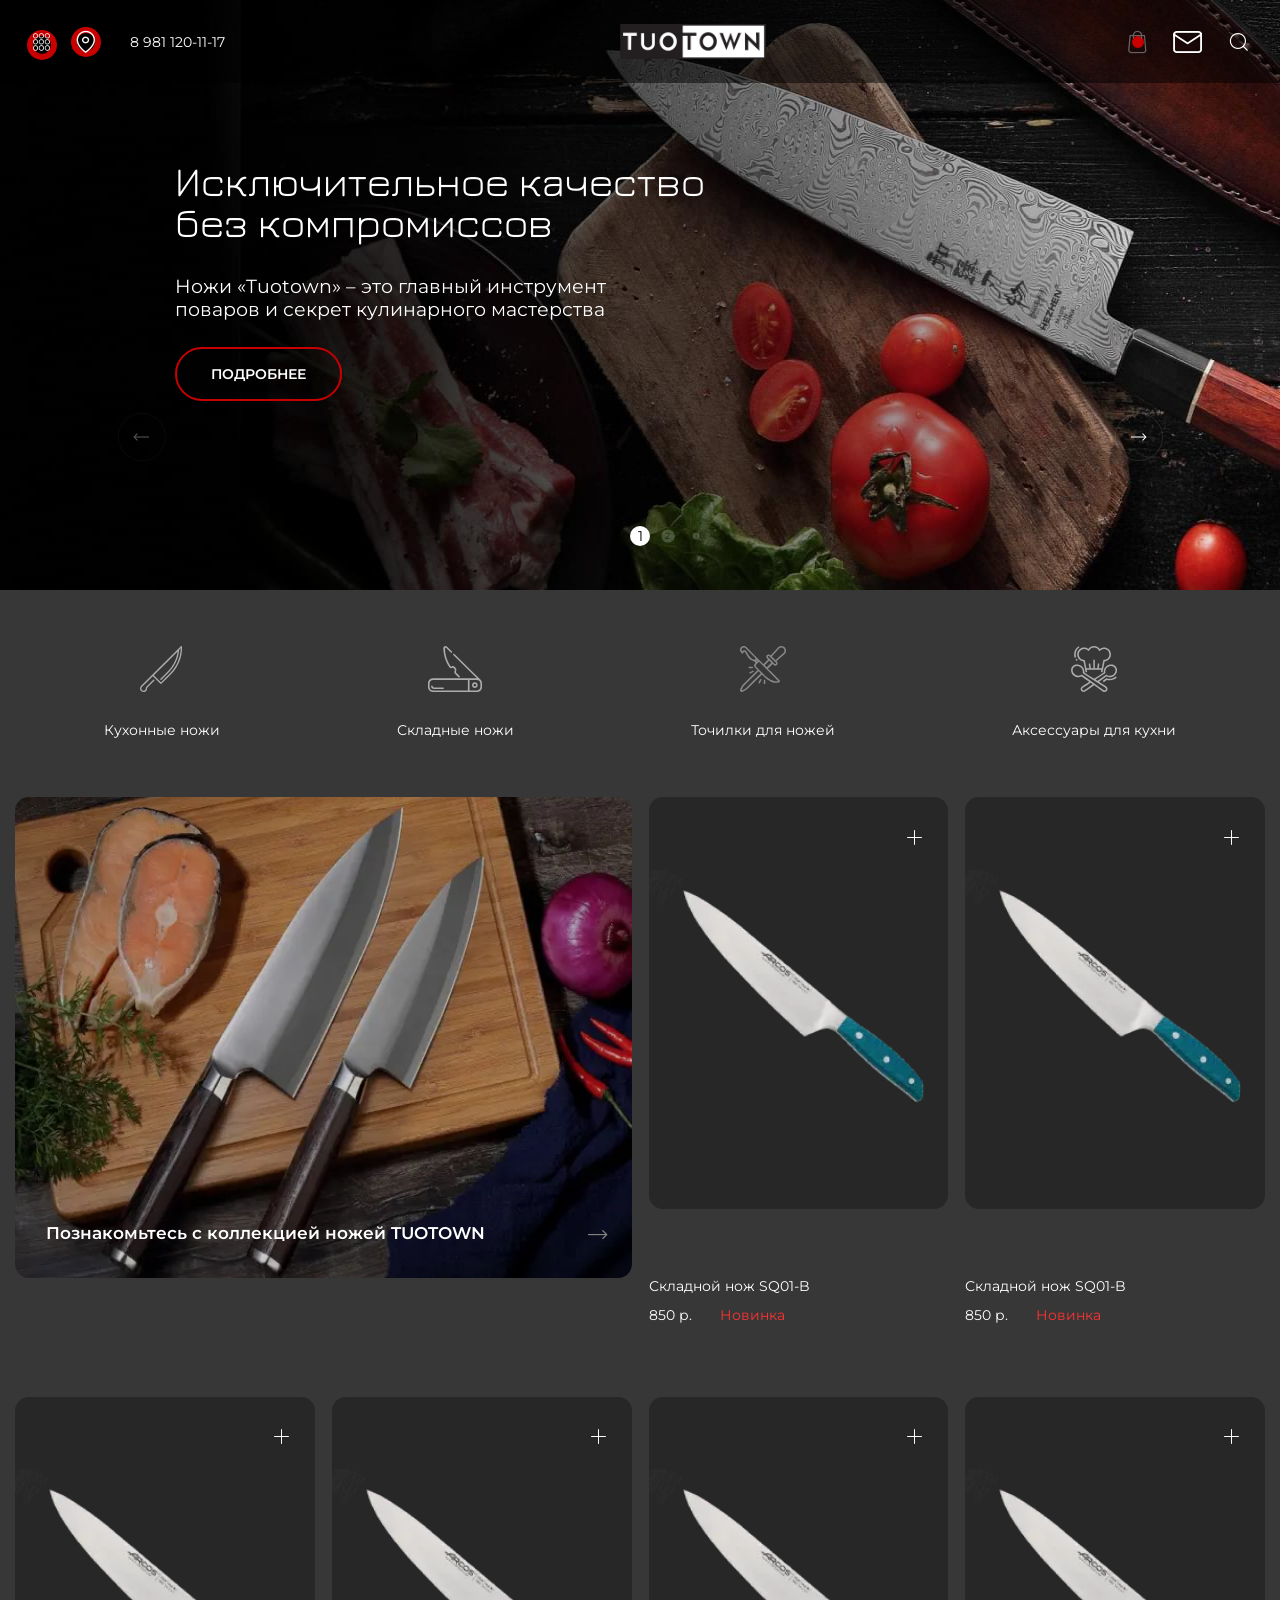
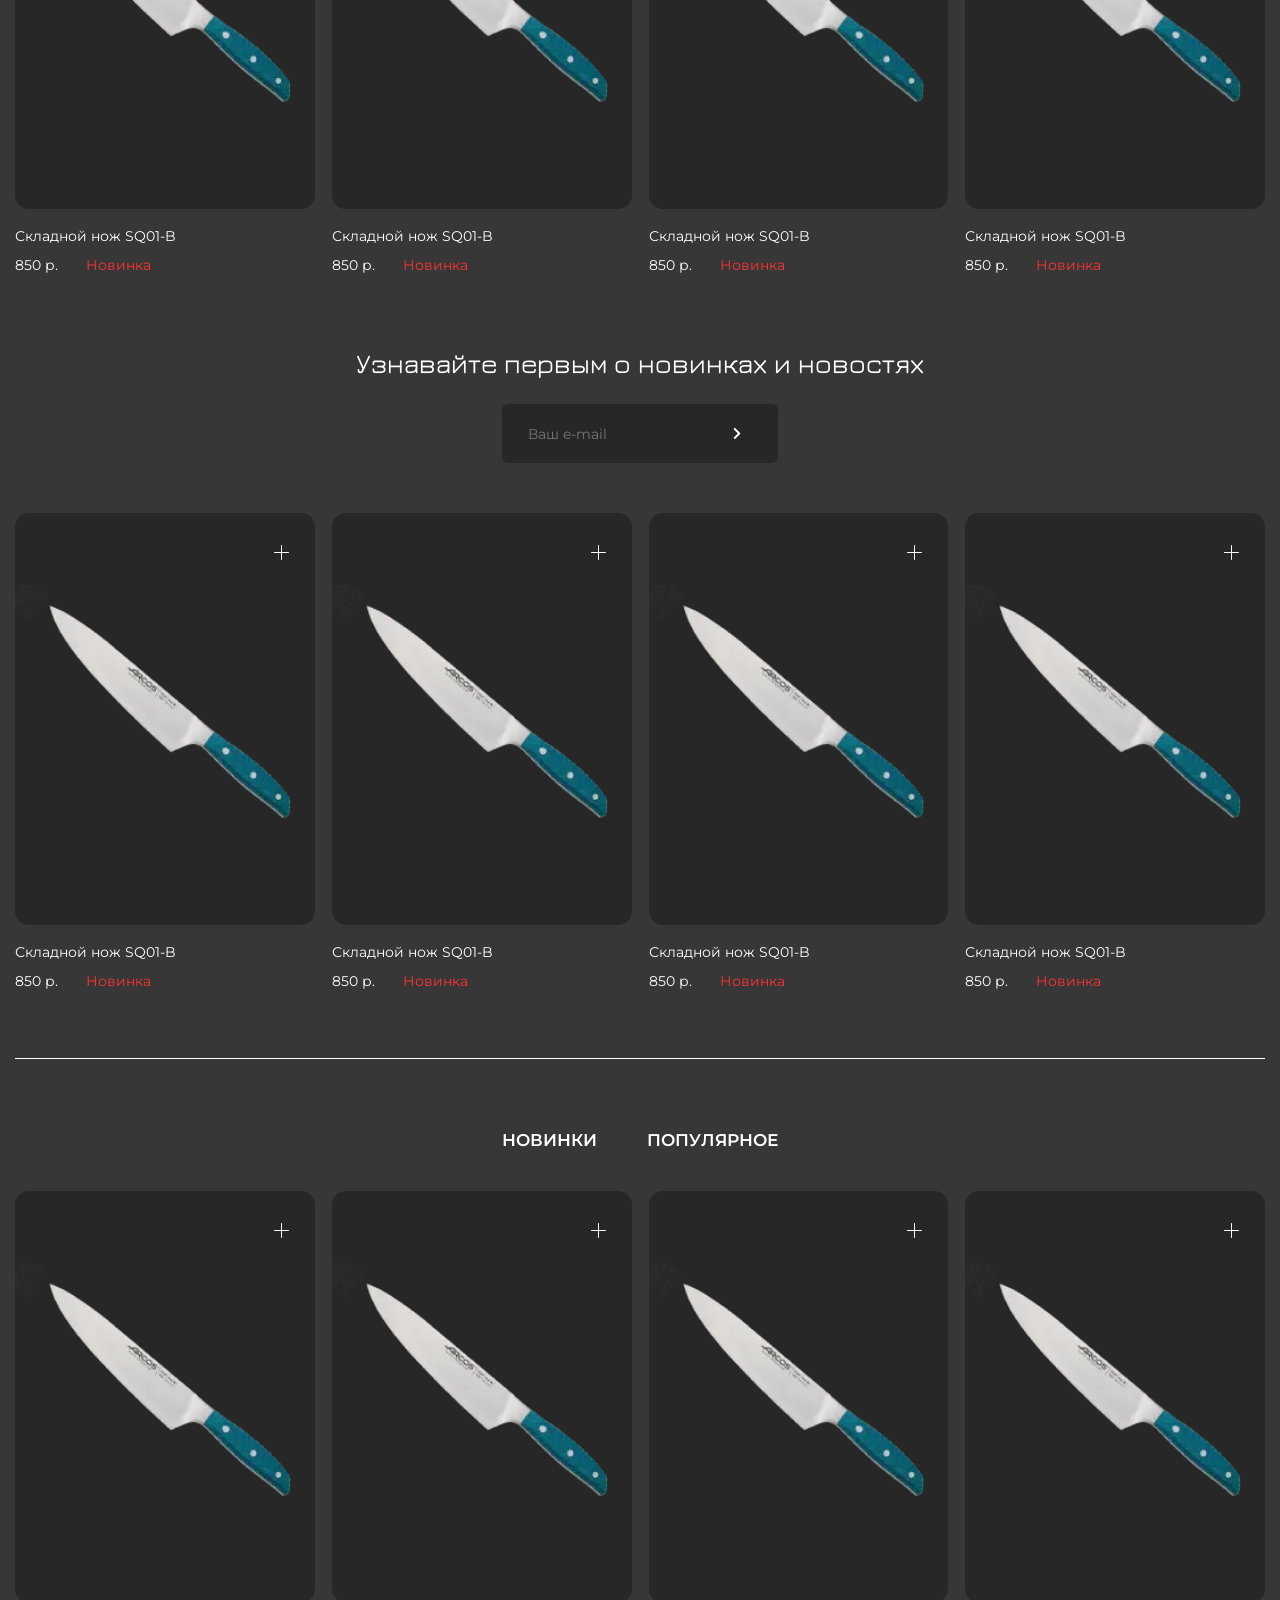
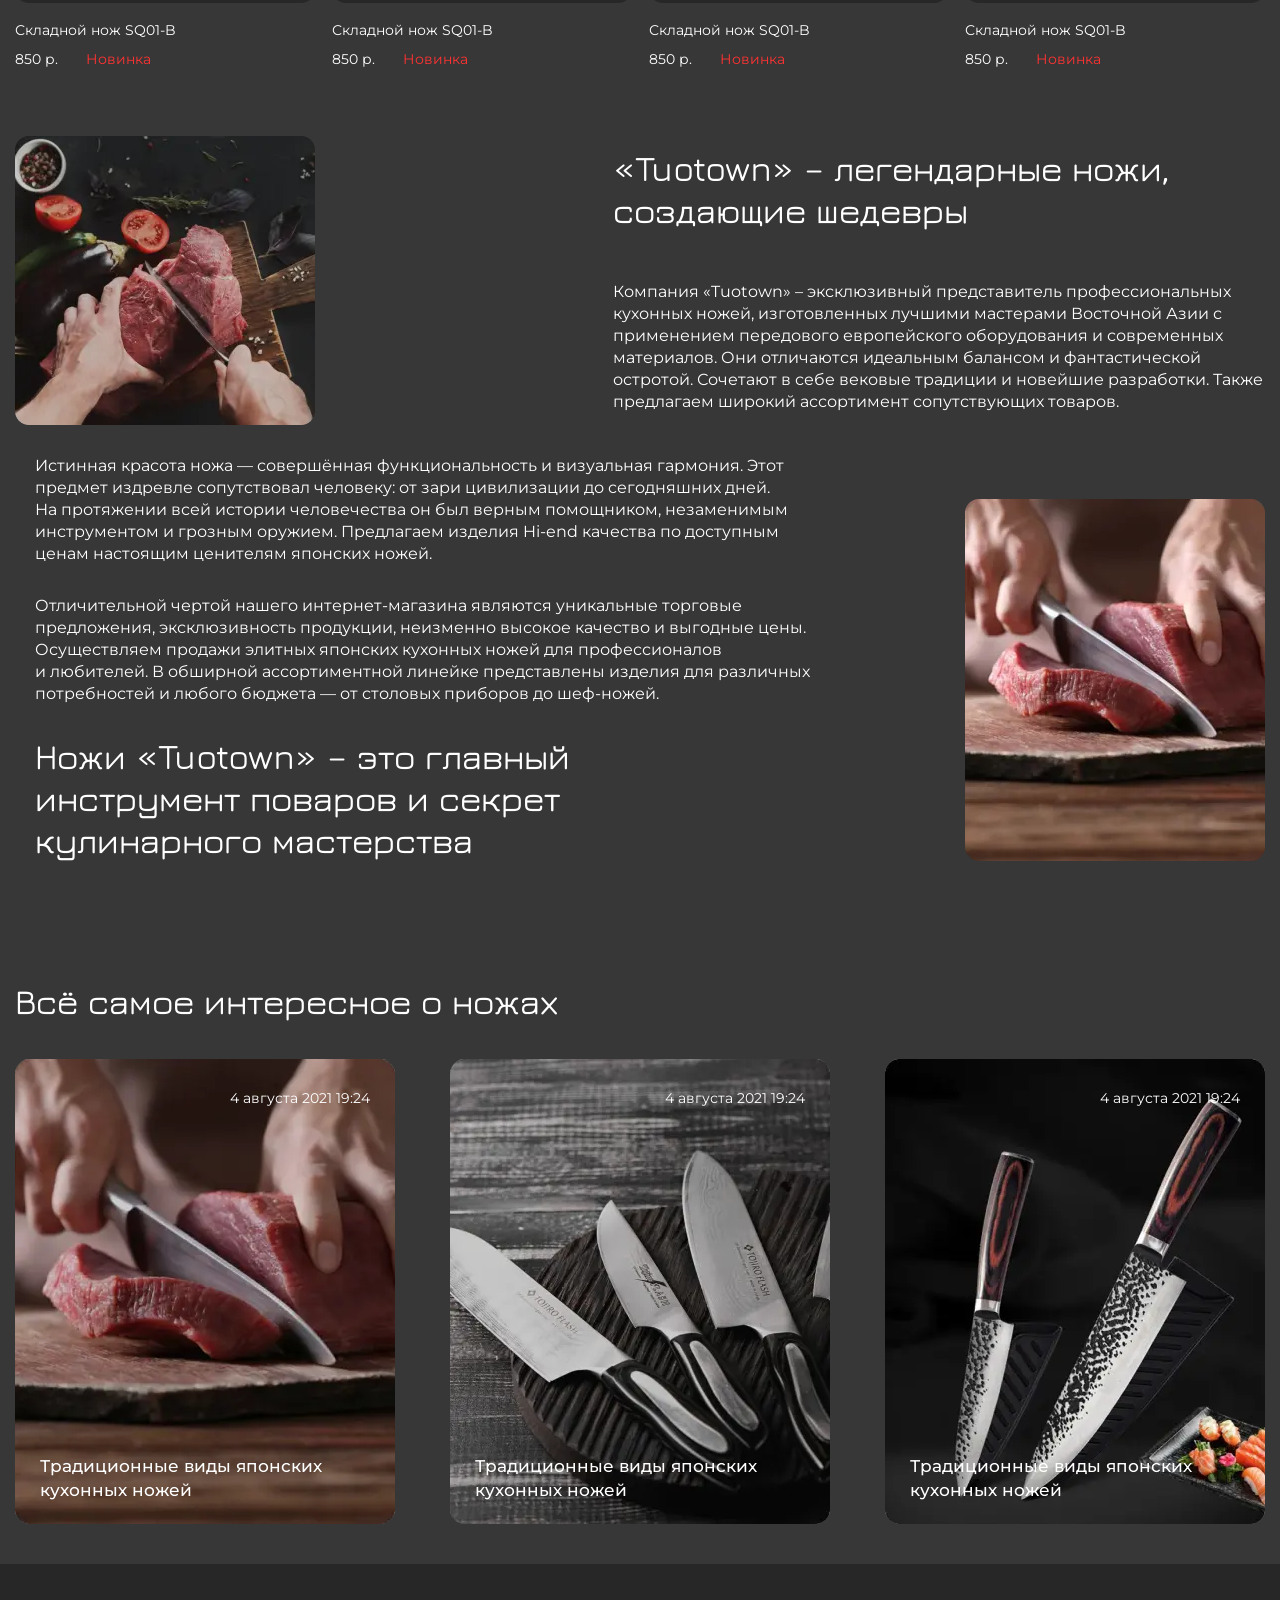
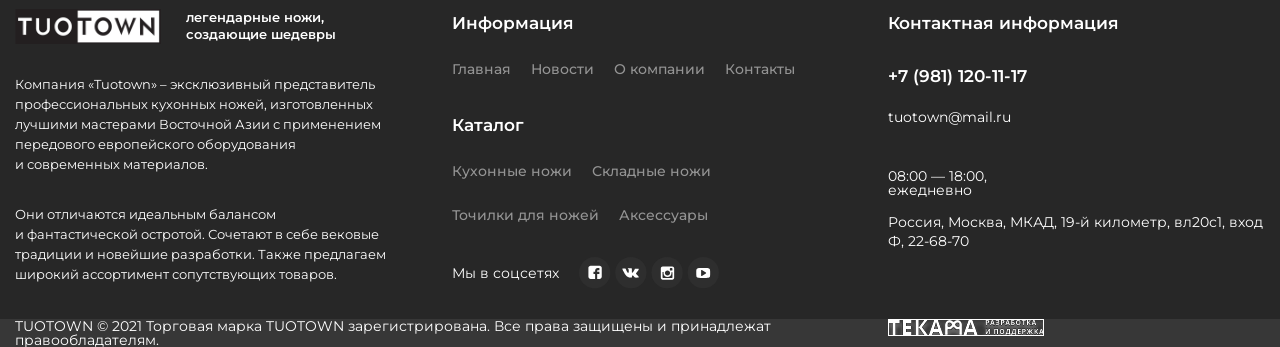
<file: index.html>
<!DOCTYPE html>
<html lang="ru">

<head>
	<title>Главная</title>
	<meta charset="UTF-8">
	<meta name="format-detection" content="telephone=no">
	<!-- <style>body{opacity: 0;}</style> -->
	<link rel="stylesheet" href="css/style.css">
	<link rel="shortcut icon" href="favicon.ico">
	<!-- <meta name="robots" content="noindex, nofollow"> -->
	<meta name="viewport" content="width=device-width, initial-scale=1.0">
</head>

<body>
	<div class="wrapper">
		<header class="header">
			<div class="header__body">
				<div class="header__left-menu header__left-menu_margion-top  menu-left">
					<div class="menu-left__exit"><span class="_icon-arrow-left"></span></div>


					<ul class="menu-left__list-menu menu-up-left">
						<li class="menu-up-left__item">Кухонные ножи TUOTOWN</li>
						<li class="menu-up-left__item">Складные ножи TUOTOWN</li>
						<li class="menu-up-left__item">Кухонные ножи QXF</li>
						<li class="menu-up-left__item">Точильные камни</li>
						<li class="menu-up-left__item">Наборы для BBQ</li>
						<li class="menu-up-left__item">Кухонные принадлежности</li>
						<li class="menu-up-left__item">Туристические товары</li>
					</ul>
					<ul class="menu-left__down-menu menu-down-left">
						<li class="menu-down__item">Новости</li>
						<li class="menu-down__item">О компании</li>
						<li class="menu-down__item">Контакты</li>
						<li class="menu-down__item">Как проехать</li>
					</ul>
					<div class="menu-left__bg">
						<img class="menu-left__img" src="img/header/background-burger.jpg" alt="">
					</div>
				</div>


				<div class="header__body body-header">
					<div class="body-header__mark mark-header">
						<div class="mark-header__wrap-icons">
							<span class="mark-header__menu _icon-main-menu"></span>
							<a href="../map.html" class="mark-header__mark _icon-mark1"></a>
						</div>
						<div class="mark-header__phone-number">8 981 120-11-17</div>
						<div class="mark-header__phone-icon">
							<img class="mark-header__img-phone" src="img/header/phoneMain.svg" alt="">
						</div>
					</div>
					<a href="index.html" class="mark-header__logo">
						<img src="img/header/logoKnife.svg" alt="">
					</a>
					<div class="body-header__icons icons-header">
						<a href="../catalog.html" data-da=".mark-header__wrap-icons, 550"
							class="icons-header__icon icons-header__icon_case  _icon-briefcase"></a>
						<div class="icons-header__icon icons-header__icon_message  _icon-message"></div>
						<div class="icons-header__icon icons-header__icon_search _icon-search"></div>
					</div>
				</div>

			</div>
		</header>
		<main class="page">
			<section class="main-banner main-banner_margin">
				<div class="main-banner__slider">
					<div class="main-banner__swiper">
						<div class="main-banner__slide slide-main">
							<div class="slide-main__container">
								<div class="slide-main__wrapper-content">
									<div class="slide-main__title">Исключительное качество без компромиссов</div>
									<div class="slide-main__text">Ножи «Tuotown» – это главный инструмент поваров и
										секрет
										кулинарного мастерства</div>
									<a href="product.html" class="slide-main__button fourth">ПОДРОБНЕЕ</a>
								</div>
							</div>
						</div>
						<div class="main-banner__slide slide-main">
							<div class="slide-main__container">
								<div class="slide-main__wrapper-content">
									<div class="slide-main__title">Исключительное качество без компромиссов</div>
									<div class="slide-main__text">Ножи «Tuotown» – это главный инструмент поваров и
										секрет
										кулинарного мастерства</div>
									<div class="slide-main__button fourth">ПОДРОБНЕЕ</div>
								</div>
							</div>
						</div>
						<div class="main-banner__slide slide-main">
							<div class="slide-main__container">
								<div class="slide-main__wrapper-content">
									<div class="slide-main__title">Заголовок</div>
									<div class="slide-main__text">Какой то текст ножи «Tuotown» – это главный инструмент
										поваров и
										секрет
										кулинарного мастерства</div>
									<div class="slide-main__button fourth">ПОДРОБНЕЕ</div>
								</div>
							</div>
						</div>
					</div>
					<div class="swiper-pagination"></div>

					<!-- If we need navigation buttons -->
					<div class="arrows__container">

						<div class="swiper-button-prev"><span class="swiper-button-prev__span"><img
									src="img/main/leftArrow.svg" alt=""></span></div>
						<div class="swiper-button-next"><span class="swiper-button-next__span"><img
									src="img/main/right-arrow.svg" alt=""></span></div>

					</div>
				</div>
				<div class="main-banner__bg">

					<img class="slide-main__img slide-main__img_1" src="img/main/mainSlide.jpg" alt="">

					<picture>
						<source srcset="img/main/background-2.webp" type="image/webp"><img
							class="slide-main__img slide-main__img_2" src="img/main/background-2.jpg" alt="">
					</picture>
					<picture>
						<source srcset="img/main/background-3.webp" type="image/webp"><img
							class="slide-main__img slide-main__img_3" src="img/main/background-3.jpg" alt="">
					</picture>
				</div>
			</section>

			<section class="knife-menu">
				<div class="knife-menu__container">
					<div class="knife-menu__body body-menu-knife">
						<div class="body-menu-knife__icons">
							<div class="body-menu-knife__icon">
								<div class="body-menu-knife__img-wrap"><img class="body-menu-knife__img"
										src="img/main/knifeIcon/one-knife.svg" alt="">
								</div>
								<div class="body-menu-knife__title">Кухонные ножи</div>
							</div>
							<div class="body-menu-knife__icon">
								<div class="body-menu-knife__img-wrap"><img class="body-menu-knife__img"
										src="img/main/knifeIcon/knit.svg" alt="">
								</div>
								<div class="body-menu-knife__title">Складные ножи</div>
							</div>
							<div class="body-menu-knife__icon">
								<div class="body-menu-knife__img-wrap"><img class="body-menu-knife__img"
										src="img/main/knifeIcon/two-knife.svg" alt="">
								</div>
								<div class="body-menu-knife__title">Точилки для ножей</div>
							</div>
							<div class="body-menu-knife__icon">
								<div class="body-menu-knife__img-wrap"><img class="body-menu-knife__img"
										src="img/main/knifeIcon/coock.svg" alt="">
								</div>
								<div class="body-menu-knife__title">Аксессуары для кухни</div>
							</div>
						</div>
						<div class="body-menu-knife__catalog catalog-knife">
							<div class="catalog-knife__one one-knife-catalog">
								<div class="one-knife-catalog__items">
									<div class="one-knife-catalog__item item-catalog one-knife-catalog__item_big">
										<a href="catalog-big-knife.html" class="item-catalog__wrap-img">
											<picture>
												<source srcset="img/main/knifeImg/bigKnife.webp" type="image/webp"><img
													class="item-catalog__img item-catalog__big-knife"
													src="img/main/knifeImg/bigKnife.jpg" alt="">
											</picture>
											<div
												class="text-block-catalog-item__title text-block-catalog-item__title_big-knife">
												Познакомьтесь с коллекцией ножей
												TUOTOWN</div>
											<span
												class="text-block-catalog-item__title_arrow-big-knife _icon-arrow-right1"></span>
										</a>
										<div class="item-catalog__text-block text-block-catalog-item">
										</div>
									</div>

									<a href="basket.html" class="one-knife-catalog__item item-catalog">
										<div class="item-catalog__wrap-img">
											<div class="item-catalog__add">
												<div class="item-catalog__plus">
													<span class="_icon-plus item-catalog__plus-span"></span>
												</div>
											</div>
											<picture>
												<source srcset="img/main/knifeImg/knife.webp" type="image/webp"><img
													class="item-catalog__img" src="img/main/knifeImg/knife.png" alt="">
											</picture>
										</div>
										<div class="item-catalog__text-block text-block-catalog-item">
											<div class="text-block-catalog-item__title">Складной нож SQ01-B</div>
											<div class="text-block-catalog-item__wrap-txt">
												<div class="text-block-catalog-item__price">850 р.</div>
												<div class="text-block-catalog-item__new">Новинка</div>
											</div>
										</div>
									</a>
									<a href="basket.html" class="one-knife-catalog__item item-catalog">
										<div class="item-catalog__wrap-img">
											<div class="item-catalog__add">
												<div class="item-catalog__plus">
													<span class="_icon-plus item-catalog__plus-span"></span>
												</div>
											</div>
											<picture>
												<source srcset="img/main/knifeImg/knife.webp" type="image/webp"><img
													class="item-catalog__img" src="img/main/knifeImg/knife.png" alt="">
											</picture>
										</div>
										<div class="item-catalog__text-block text-block-catalog-item">
											<div class="text-block-catalog-item__title">Складной нож SQ01-B</div>
											<div class="text-block-catalog-item__wrap-txt">
												<div class="text-block-catalog-item__price">850 р.</div>
												<div class="text-block-catalog-item__new">Новинка</div>
											</div>
										</div>
									</a>
									<a href="basket.html" class="one-knife-catalog__item item-catalog">
										<div class="item-catalog__wrap-img">
											<div class="item-catalog__add">
												<div class="item-catalog__plus">
													<span class="_icon-plus item-catalog__plus-span"></span>
												</div>
											</div>
											<picture>
												<source srcset="img/main/knifeImg/knife.webp" type="image/webp"><img
													class="item-catalog__img" src="img/main/knifeImg/knife.png" alt="">
											</picture>
										</div>
										<div class="item-catalog__text-block text-block-catalog-item">
											<div class="text-block-catalog-item__title">Складной нож SQ01-B</div>
											<div class="text-block-catalog-item__wrap-txt">
												<div class="text-block-catalog-item__price">850 р.</div>
												<div class="text-block-catalog-item__new">Новинка</div>
											</div>
										</div>
									</a>
									<a href="basket.html" class="one-knife-catalog__item item-catalog">
										<div class="item-catalog__wrap-img">
											<div class="item-catalog__add">
												<div class="item-catalog__plus">
													<span class="_icon-plus item-catalog__plus-span"></span>
												</div>
											</div>
											<picture>
												<source srcset="img/main/knifeImg/knife.webp" type="image/webp"><img
													class="item-catalog__img" src="img/main/knifeImg/knife.png" alt="">
											</picture>
										</div>
										<div class="item-catalog__text-block text-block-catalog-item">
											<div class="text-block-catalog-item__title">Складной нож SQ01-B</div>
											<div class="text-block-catalog-item__wrap-txt">
												<div class="text-block-catalog-item__price">850 р.</div>
												<div class="text-block-catalog-item__new">Новинка</div>
											</div>
										</div>
									</a>
									<a href="basket.html" class="one-knife-catalog__item item-catalog">
										<div class="item-catalog__wrap-img">
											<div class="item-catalog__add">
												<div class="item-catalog__plus">
													<span class="_icon-plus item-catalog__plus-span"></span>
												</div>
											</div>
											<picture>
												<source srcset="img/main/knifeImg/knife.webp" type="image/webp"><img
													class="item-catalog__img" src="img/main/knifeImg/knife.png" alt="">
											</picture>
										</div>
										<div class="item-catalog__text-block text-block-catalog-item">
											<div class="text-block-catalog-item__title">Складной нож SQ01-B</div>
											<div class="text-block-catalog-item__wrap-txt">
												<div class="text-block-catalog-item__price">850 р.</div>
												<div class="text-block-catalog-item__new">Новинка</div>
											</div>
										</div>
									</a>
									<a href="basket.html" class="one-knife-catalog__item item-catalog">
										<div class="item-catalog__wrap-img">
											<div class="item-catalog__add">
												<div class="item-catalog__plus">
													<span class="_icon-plus item-catalog__plus-span"></span>
												</div>
											</div>
											<picture>
												<source srcset="img/main/knifeImg/knife.webp" type="image/webp"><img
													class="item-catalog__img" src="img/main/knifeImg/knife.png" alt="">
											</picture>
										</div>
										<div class="item-catalog__text-block text-block-catalog-item">
											<div class="text-block-catalog-item__title">Складной нож SQ01-B</div>
											<div class="text-block-catalog-item__wrap-txt">
												<div class="text-block-catalog-item__price">850 р.</div>
												<div class="text-block-catalog-item__new">Новинка</div>
											</div>
										</div>
									</a>

								</div>
							</div>
						</div>
						<div class="body-menu-knife__news news-knife">
							<div class="news-knife__title">Узнавайте первым о новинках и новостях</div>
							<form class="news-knife__form" action="">
								<input class="news-knife__email " type="email" placeholder="Ваш e-mail">
								<span class="news-knife__arrow-right _icon-arrow-two"></span>
							</form>
						</div>
						<!-- Вторая сетка -->
						<div class="catalog-knife__one one-knife-catalog catalog-knife__two">
							<div class="one-knife-catalog__items">

								<a href="basket.html" class="one-knife-catalog__item item-catalog">
									<div class="item-catalog__wrap-img">
										<div class="item-catalog__add">
											<div class="item-catalog__plus">
												<span class="_icon-plus item-catalog__plus-span"></span>
											</div>
										</div>
										<picture>
											<source srcset="img/main/knifeImg/knife.webp" type="image/webp"><img
												class="item-catalog__img" src="img/main/knifeImg/knife.png" alt="">
										</picture>
									</div>
									<div class="item-catalog__text-block text-block-catalog-item">
										<div class="text-block-catalog-item__title">Складной нож SQ01-B</div>
										<div class="text-block-catalog-item__wrap-txt">
											<div class="text-block-catalog-item__price">850 р.</div>
											<div class="text-block-catalog-item__new">Новинка</div>
										</div>
									</div>
								</a>
								<a href="basket.html" class="one-knife-catalog__item item-catalog">
									<div class="item-catalog__wrap-img">
										<div class="item-catalog__add">
											<div class="item-catalog__plus">
												<span class="_icon-plus item-catalog__plus-span"></span>
											</div>
										</div>
										<picture>
											<source srcset="img/main/knifeImg/knife.webp" type="image/webp"><img
												class="item-catalog__img" src="img/main/knifeImg/knife.png" alt="">
										</picture>
									</div>
									<div class="item-catalog__text-block text-block-catalog-item">
										<div class="text-block-catalog-item__title">Складной нож SQ01-B</div>
										<div class="text-block-catalog-item__wrap-txt">
											<div class="text-block-catalog-item__price">850 р.</div>
											<div class="text-block-catalog-item__new">Новинка</div>
										</div>
									</div>
								</a>
								<a href="basket.html" class="one-knife-catalog__item item-catalog">
									<div class="item-catalog__wrap-img">
										<div class="item-catalog__add">
											<div class="item-catalog__plus">
												<span class="_icon-plus item-catalog__plus-span"></span>
											</div>
										</div>
										<picture>
											<source srcset="img/main/knifeImg/knife.webp" type="image/webp"><img
												class="item-catalog__img" src="img/main/knifeImg/knife.png" alt="">
										</picture>
									</div>
									<div class="item-catalog__text-block text-block-catalog-item">
										<div class="text-block-catalog-item__title">Складной нож SQ01-B</div>
										<div class="text-block-catalog-item__wrap-txt">
											<div class="text-block-catalog-item__price">850 р.</div>
											<div class="text-block-catalog-item__new">Новинка</div>
										</div>
									</div>
								</a>
								<a href="basket.html" class="one-knife-catalog__item item-catalog">
									<div class="item-catalog__wrap-img">
										<div class="item-catalog__add">
											<div class="item-catalog__plus">
												<span class="_icon-plus item-catalog__plus-span"></span>
											</div>
										</div>
										<picture>
											<source srcset="img/main/knifeImg/knife.webp" type="image/webp"><img
												class="item-catalog__img" src="img/main/knifeImg/knife.png" alt="">
										</picture>
									</div>
									<div class="item-catalog__text-block text-block-catalog-item">
										<div class="text-block-catalog-item__title">Складной нож SQ01-B</div>
										<div class="text-block-catalog-item__wrap-txt">
											<div class="text-block-catalog-item__price">850 р.</div>
											<div class="text-block-catalog-item__new">Новинка</div>
										</div>
									</div>
								</a>
							</div>
						</div>
						<div class="catalog-knife__category-name category-name-knife">
							<div class="category-name-knife__title-1">НОВИНКИ</div>
							<div class="category-name-knife__title-2">ПОПУЛЯРНОЕ</div>
						</div>
						<div class="one-knife-catalog catalog-knife__three">
							<div class="one-knife-catalog__items">

								<a href="basket.html" class="one-knife-catalog__item item-catalog">
									<div class="item-catalog__wrap-img">
										<div class="item-catalog__add">
											<div class="item-catalog__plus">
												<span class="_icon-plus item-catalog__plus-span"></span>
											</div>
										</div>
										<picture>
											<source srcset="img/main/knifeImg/knife.webp" type="image/webp"><img
												class="item-catalog__img" src="img/main/knifeImg/knife.png" alt="">
										</picture>
									</div>
									<div class="item-catalog__text-block text-block-catalog-item">
										<div class="text-block-catalog-item__title">Складной нож SQ01-B</div>
										<div class="text-block-catalog-item__wrap-txt">
											<div class="text-block-catalog-item__price">850 р.</div>
											<div class="text-block-catalog-item__new">Новинка</div>
										</div>
									</div>
								</a>
								<a href="basket.html" class="one-knife-catalog__item item-catalog">
									<div class="item-catalog__wrap-img">
										<div class="item-catalog__add">
											<div class="item-catalog__plus">
												<span class="_icon-plus item-catalog__plus-span"></span>
											</div>
										</div>
										<picture>
											<source srcset="img/main/knifeImg/knife.webp" type="image/webp"><img
												class="item-catalog__img" src="img/main/knifeImg/knife.png" alt="">
										</picture>
									</div>
									<div class="item-catalog__text-block text-block-catalog-item">
										<div class="text-block-catalog-item__title">Складной нож SQ01-B</div>
										<div class="text-block-catalog-item__wrap-txt">
											<div class="text-block-catalog-item__price">850 р.</div>
											<div class="text-block-catalog-item__new">Новинка</div>
										</div>
									</div>
								</a>
								<a href="basket.html" class="one-knife-catalog__item item-catalog">
									<div class="item-catalog__wrap-img">
										<div class="item-catalog__add">
											<div class="item-catalog__plus">
												<span class="_icon-plus item-catalog__plus-span"></span>
											</div>
										</div>
										<picture>
											<source srcset="img/main/knifeImg/knife.webp" type="image/webp"><img
												class="item-catalog__img" src="img/main/knifeImg/knife.png" alt="">
										</picture>
									</div>
									<div class="item-catalog__text-block text-block-catalog-item">
										<div class="text-block-catalog-item__title">Складной нож SQ01-B</div>
										<div class="text-block-catalog-item__wrap-txt">
											<div class="text-block-catalog-item__price">850 р.</div>
											<div class="text-block-catalog-item__new">Новинка</div>
										</div>
									</div>
								</a>
								<a href="basket.html" class="one-knife-catalog__item item-catalog">
									<div class="item-catalog__wrap-img">
										<div class="item-catalog__add">
											<div class="item-catalog__plus">
												<span class="_icon-plus item-catalog__plus-span"></span>
											</div>
										</div>
										<picture>
											<source srcset="img/main/knifeImg/knife.webp" type="image/webp"><img
												class="item-catalog__img" src="img/main/knifeImg/knife.png" alt="">
										</picture>
									</div>
									<div class="item-catalog__text-block text-block-catalog-item">
										<div class="text-block-catalog-item__title">Складной нож SQ01-B</div>
										<div class="text-block-catalog-item__wrap-txt">
											<div class="text-block-catalog-item__price">850 р.</div>
											<div class="text-block-catalog-item__new">Новинка</div>
										</div>
									</div>
								</a>
							</div>
						</div>
						<div class="catalog-knife__legends legends-knife">
							<div class="legends-knife__wrap-one">
								<div class="legends-knife__wrap-img">
									<picture>
										<source srcset="img/main/legensKnife/Rectangle36.webp" type="image/webp"><img
											src="img/main/legensKnife/Rectangle36.png" alt="">
									</picture>
								</div>
								<div class="legends-knife__wrap-one-text">
									<div class="legends-knife__title">«Tuotown» – легендарные ножи, создающие шедевры
									</div>
									<div class="legends-knife__p legends-knife__p_one">Компания «Tuotown» – эксклюзивный
										представитель
										профессиональных кухонных ножей, изготовленных лучшими мастерами Восточной Азии
										с
										применением передового европейского оборудования и современных материалов. Они
										отличаются идеальным балансом и фантастической остротой. Сочетают в себе вековые
										традиции и новейшие разработки. Также предлагаем широкий ассортимент
										сопутствующих
										товаров.</div>
								</div>
							</div>
							<div class="legends-knife__wrap-text">
								<div class="legends-knife__wrap-txt-bottom">


									<div class="legends-knife__p">Истинная красота ножа — совершённая функциональность
										и визуальная гармония. Этот предмет издревле сопутствовал человеку: от зари
										цивилизации
										до сегодняшних дней. На протяжении всей истории человечества он был верным
										помощником,
										незаменимым инструментом и грозным оружием. Предлагаем изделия Hi-end качества
										по доступным ценам настоящим ценителям японских ножей.</div>
									<div class="legends-knife__p">Отличительной чертой нашего интернет-магазина являются
										уникальные торговые предложения, эксклюзивность продукции, неизменно высокое
										качество
										и выгодные цены. Осуществляем продажи элитных японских кухонных ножей
										для профессионалов
										и любителей. В обширной ассортиментной линейке представлены изделия
										для различных
										потребностей и любого бюджета — от столовых приборов до шеф-ножей.</div>



									<div class="legends-knife__title legends-knife__title_two">Ножи «Tuotown» –
										это главный
										инструмент поваров и секрет кулинарного мастерства</div>
								</div>
								<div class="legends-knife__wrap-img legends-knife__wrap-img_two">
									<picture>
										<source srcset="img/main/legensKnife/Rectangle9.webp" type="image/webp"><img
											src="img/main/legensKnife/Rectangle9.png" alt="">
									</picture>
								</div>
							</div>
						</div>
						<div class="legends-knife__intresting intresting-knife">
							<div class="intresting-knife__title">Всё самое интересное о ножах</div>
							<div class="intresting-knife__items items-intresting">

								<div class="item-intresting__bg">
									<div class="item-intresting__wrap-text-item">
										<div class="item-intresting__date">4 августа 2021 19:24</div>
										<div class="item-intresting__title">Традиционные виды японских кухонных
											ножей
										</div>
									</div>
									<picture>
										<source srcset="img/main/threeknife/knife-2.webp" type="image/webp"><img
											class="item-intresting__img" src="img/main/threeknife/knife-2.jpg" alt="">
									</picture>
								</div>


								<div class="item-intresting__bg">
									<div class="item-intresting__wrap-text-item">
										<div class="item-intresting__date">4 августа 2021 19:24</div>
										<div class="item-intresting__title">Традиционные виды японских кухонных
											ножей
										</div>
									</div>
									<picture>
										<source srcset="img/main/threeknife/knife-1.webp" type="image/webp"><img
											class="item-intresting__img" src="img/main/threeknife/knife-1.jpg" alt="">
									</picture>
								</div>


								<div class="item-intresting__bg">
									<div class="item-intresting__wrap-text-item">
										<div class="item-intresting__date">4 августа 2021 19:24</div>
										<div class="item-intresting__title">Традиционные виды японских кухонных
											ножей
										</div>
									</div>
									<picture>
										<source srcset="img/main/threeknife/knife-3.webp" type="image/webp"><img
											class="item-intresting__img" src="img/main/threeknife/knife-3.jpg" alt="">
									</picture>
								</div>

							</div>
						</div>
					</div>
				</div>
			</section>
			<!-- <section class="menu-block">
				<div data-decor class="menu-block__container menu-block__container_wide">
					<nav class="menu-block__menu">
						<ul class="menu-block__list">
							<li class="menu-block__item"><a href="" class="menu-block__link">Bar Menu</a></li>
							<li class="menu-block__item"><a href="" class="menu-block__link">Food Menu</a></li>
							<li class="menu-block__item"><a href="" class="menu-block__link">Desserts Menu</a></li>
						</ul>
					</nav>
				</div>
				<div class="menu-block__bg">
					<picture><source srcset="img/main/mainSlide.webp" type="image/webp"><img src="img/main/mainSlide.jpg" alt=""></picture>
				</div>
			</section> -->

		</main>
		<footer class="footer">
			<div class="footer__back-color">
				<div class="footer__container">
					<div class="footer__body body-footer">
						<div class="body-footer__up up-footer">
							<div class="up-footer__about about-footer">
								<div class="about-footer__wrap-logo">
									<div class="about-footer__logo">
										<img class="about-footer__img" src="img/header/logoKnife.svg" alt="">
									</div>
									<div class="about-footer__txt">легендарные ножи, создающие шедевры</div>
								</div>
								<div class="about-footer__p">Компания «Tuotown» – эксклюзивный представитель
									профессиональных
									кухонных ножей, изготовленных лучшими мастерами Восточной Азии с применением
									передового
									европейского оборудования и современных материалов. </div>
								<div class="about-footer__p">Они отличаются идеальным балансом и фантастической
									остротой.
									Сочетают
									в себе вековые традиции и новейшие разработки. Также предлагаем широкий ассортимент
									сопутствующих товаров.</div>
							</div>
							<div class="up-footer__category category-footer">
								<div class="category-footer__info-wrap">
									<div class="category-footer__info-title">Информация</div>
									<div class="category-footer__items">
										<div class="category-footer__item">Главная</div>
										<div class="category-footer__item">Новости</div>
										<div class="category-footer__item">О компании</div>
										<div class="category-footer__item">Контакты</div>
									</div>
								</div>
								<div class="category-footer__info-wrap">
									<div class="category-footer__info-title">Каталог</div>
									<div class="category-footer__items">
										<div class="category-footer__item">Кухонные ножи</div>
										<div class="category-footer__item">Складные ножи</div>
										<div class="category-footer__item">Точилки для ножей</div>
										<div class="category-footer__item">Аксессуары</div>
									</div>
								</div>

								<div class="category-footer__soc soc-footer">
									<div class="soc-footer__title">Мы в соцсетях</div>
									<div class="soc-footer__icons icons-footer">
										<img class="icons-footer__item" src="img/footer/facebook.svg" alt="">
										<img class="icons-footer__item" src="img/footer/vk.svg" alt="">
										<img class="icons-footer__item" src="img/footer/instagramm.svg" alt="">
										<img class="icons-footer__item" src="img/footer/youtube.svg" alt="">
									</div>
								</div>



							</div>

							<div class="up-footer__contact contact-footer">
								<div class="contact-footer__title">Контактная информация</div>
								<div class="contact-footer__call">+7 (981) 120-11-17</div>
								<div class="contact-footer__mail">tuotown@mail.ru</div>
								<div class="contact-footer__time">08:00 — 18:00, ежедневно</div>
								<div class="contact-footer__addres">Россия, Москва, МКАД, 19-й километр,
									вл20с1, вход Ф, 22-68-70</div>
								<div class="contact-footer__count">
									<!-- begin of Top100 code -->

									<script id="top100Counter" type="text/javascript"
										src="http://counter.rambler.ru/top100.jcn?2612013&_v=20220806230927"></script>
									<noscript>
										<a href="http://top100.rambler.ru/navi/2612013/">
											<picture>
												<source srcset="http://counter.rambler.ru/top100.cnt?2612013"
													type="image/webp"><img
													src="http://counter.rambler.ru/top100.cnt?2612013"
													alt="Rambler's Top100" border="0" />
											</picture>
										</a>

									</noscript>
									<!-- end of Top100 code -->
								</div>
							</div>
						</div>

					</div>
				</div>
			</div>





			<div class="body-footer__end end-footer">
				<div class="end-footer__container">
					<div class="end-footer__rights-reserved">TUOTOWN © 2021 Торговая марка TUOTOWN зарегистрирована. Все
						права защищены и принадлежат правообладателям.</div>
					<div class="end-footer__logo">
						<picture>
							<source srcset="img/footer/logo.webp" type="image/webp"><img src="img/footer/logo.png"
								alt="">
						</picture>
					</div>
				</div>
			</div>

		</footer>
	</div>
	<!-- 
<div id="popup" aria-hidden="true" class="popup">
	<div class="popup__wrapper">
		<div class="popup__content">
			<button data-close type="button" class="popup__close">Закрыть</button>
			<div class="popup__text">
			</div>
		</div>
	</div>
</div>
 -->

	<script src="js/app.min.js?_v=20220806230927"></script>
</body>

</html>
</file>
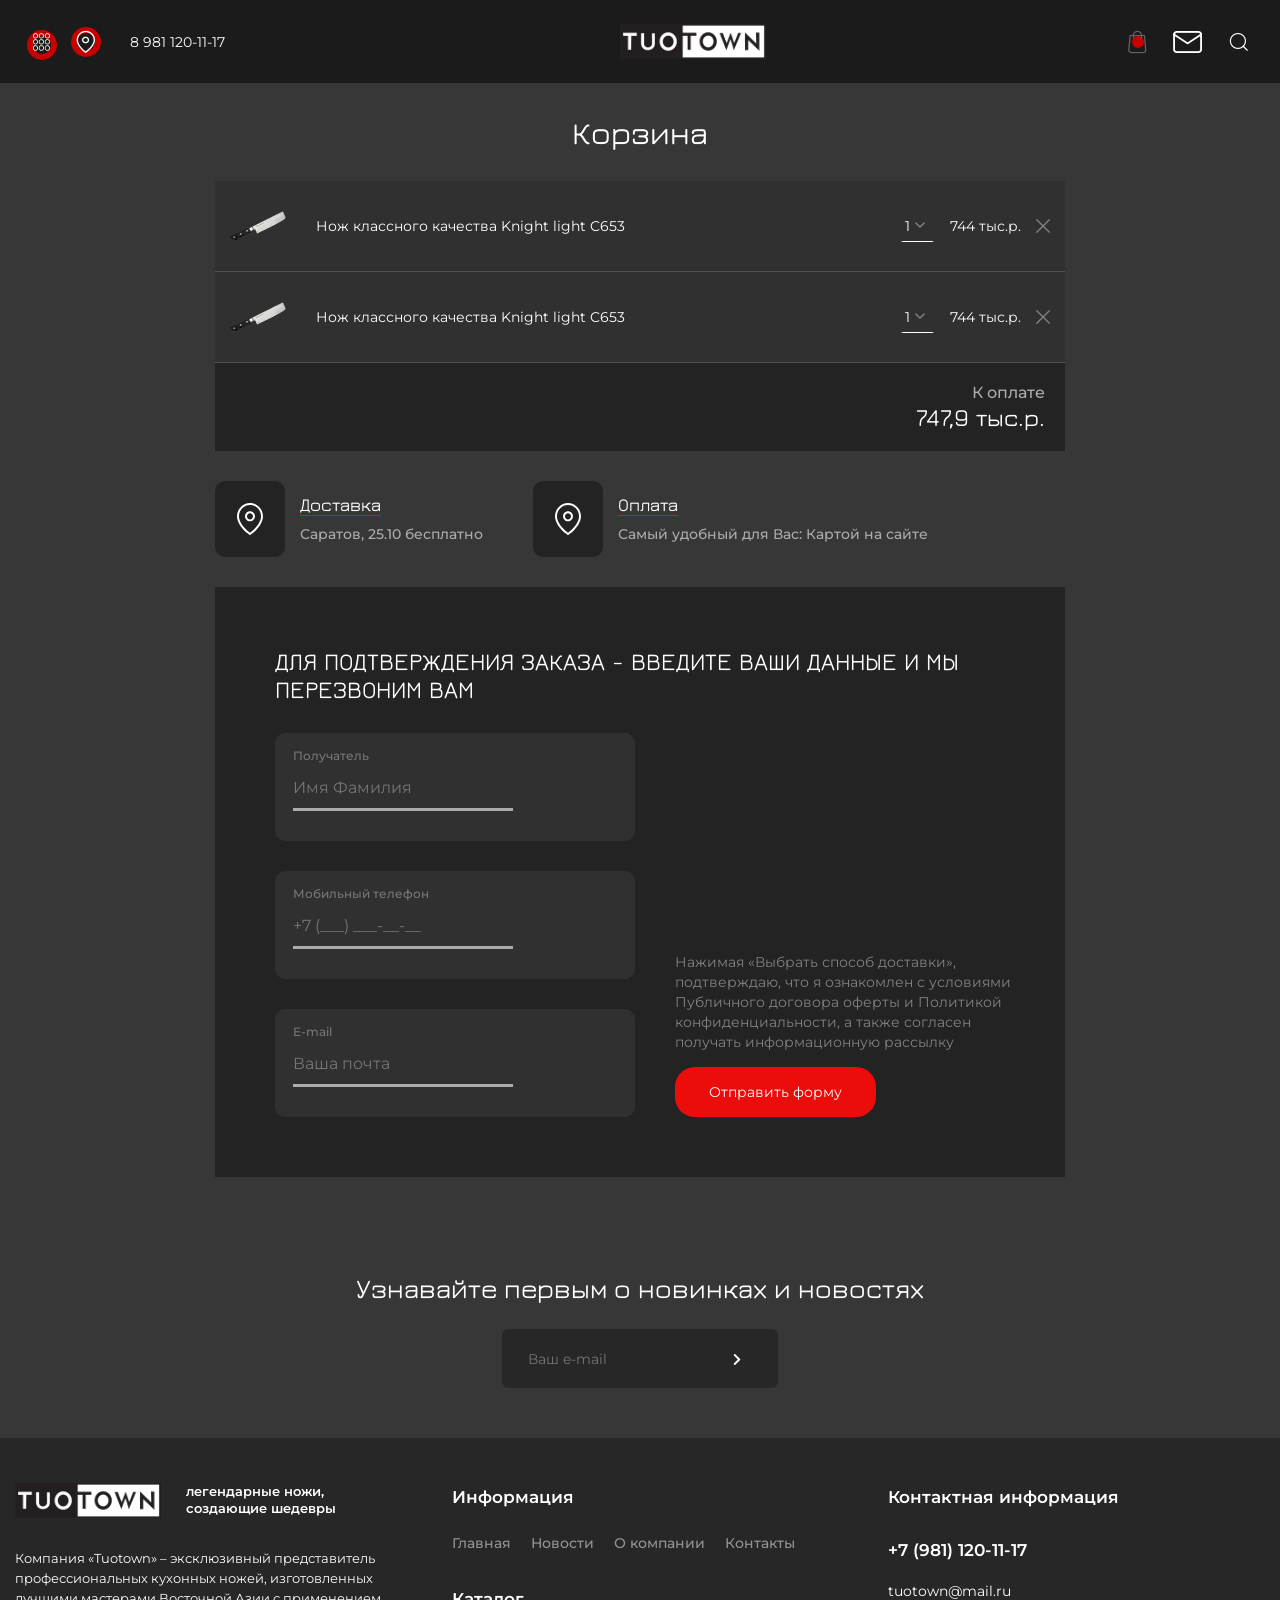
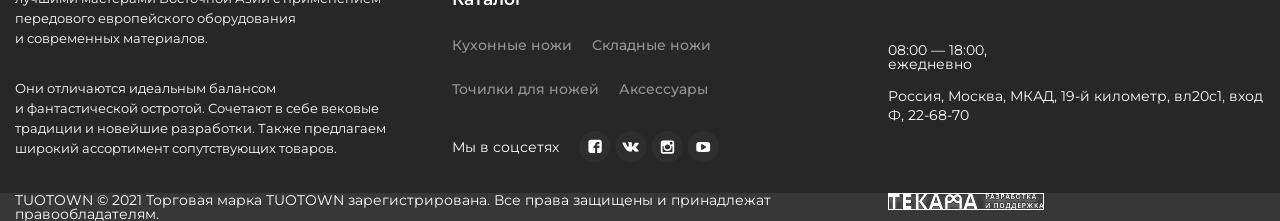
<file: basket.html>
<!DOCTYPE html>
<html lang="ru">

<head>
	<title>Корзина</title>
	<meta charset="UTF-8">
	<meta name="format-detection" content="telephone=no">
	<!-- <style>body{opacity: 0;}</style> -->
	<link rel="stylesheet" href="css/style.css">
	<link rel="shortcut icon" href="favicon.ico">
	<!-- <meta name="robots" content="noindex, nofollow"> -->
	<meta name="viewport" content="width=device-width, initial-scale=1.0">
</head>

<body>
	<div class="wrapper">
		<header class="header">
			<div class="header__body">
				<div class="header__left-menu header__left-menu_margion-top menu-left">
					<div class="menu-left__exit"><span class="_icon-arrow-left"></span></div>


					<ul class="menu-left__list-menu menu-up-left">
						<li class="menu-up-left__item">Кухонные ножи TUOTOWN</li>
						<li class="menu-up-left__item">Складные ножи TUOTOWN</li>
						<li class="menu-up-left__item">Кухонные ножи QXF</li>
						<li class="menu-up-left__item">Точильные камни</li>
						<li class="menu-up-left__item">Наборы для BBQ</li>
						<li class="menu-up-left__item">Кухонные принадлежности</li>
						<li class="menu-up-left__item">Туристические товары</li>
					</ul>
					<ul class="menu-left__down-menu menu-down-left">
						<li class="menu-down__item">Новости</li>
						<li class="menu-down__item">О компании</li>
						<li class="menu-down__item">Контакты</li>
						<li class="menu-down__item">Как проехать</li>
					</ul>
					<div class="menu-left__bg">
						<picture>
							<source srcset="img/header/background-burger.webp" type="image/webp"><img
								class="menu-left__img" src="img/header/background-burger.jpg" alt="">
						</picture>
					</div>
				</div>


				<div class="header__body body-header">
					<div class="body-header__mark mark-header">
						<div class="mark-header__wrap-icons">
							<span class="mark-header__menu _icon-main-menu"></span>
							<a href="../map.html" class="mark-header__mark _icon-mark1"></a>
						</div>
						<div class="mark-header__phone-number">8 981 120-11-17</div>
						<div class="mark-header__phone-icon">
							<img class="mark-header__img-phone" src="img/header/phoneMain.svg" alt="">
						</div>
					</div>
					<a href="index.html" class="mark-header__logo">
						<img src="img/header/logoKnife.svg" alt="">
					</a>
					<div class="body-header__icons icons-header">
						<a href="../catalog.html" data-da=".mark-header__wrap-icons, 550"
							class="icons-header__icon icons-header__icon_case  _icon-briefcase"></a>
						<div class="icons-header__icon icons-header__icon_message  _icon-message"></div>
						<div class="icons-header__icon icons-header__icon_search _icon-search"></div>
					</div>
				</div>

			</div>
		</header>
		<main class="page">
			<section class="main-basket">
				<div class="main-basket__container">
					<div class="main-basket__body">
						<div class="main-basket__title">Корзина</div>
						<div class="main-basket__list list-basket">
							<div class="list-basket__item item-basket">
								<div class="item-basket__wrap-img">
									<picture>
										<source srcset="img/basket/knife.webp" type="image/webp"><img
											class="item-basket__img" src="img/basket/knife.png" alt="">
									</picture>
									<div class="item-basket__name">Нож классного качества Knight light C653</div>
								</div>
								<div class="item-basket__select">
									<select name="form[]" class="form">
										<img class="item-basket__arrow" src="img/basket/Icon.svg" alt="">
										<option class="item-basket__selected" value="1" selected>
											1</option>
										<option value="2">2</option>
										<option value="3">3</option>
										<option value="4">Пункт №4</option>
									</select>
									<div class="item-basket__price">744 тыс.р.</div>
									<div class="item-basket__exit">
										<span class="_icon-Union"></span>
									</div>
								</div>
							</div>
							<div class="list-basket__item item-basket">
								<div class="item-basket__wrap-img">
									<picture>
										<source srcset="img/basket/knife.webp" type="image/webp"><img
											class="item-basket__img" src="img/basket/knife.png" alt="">
									</picture>
									<div class="item-basket__name">Нож классного качества Knight light C653</div>
								</div>
								<div class="item-basket__select">
									<select name="form[]" class="form">
										<img class="item-basket__arrow" src="img/basket/Icon.svg" alt="">
										<option class="item-basket__selected" value="1" selected>
											1</option>
										<option value="2">2</option>
										<option value="3">3</option>
										<option value="4">Пункт №4</option>
									</select>
									<div class="item-basket__price">744 тыс.р.</div>
									<div class="item-basket__exit">
										<span class="_icon-Union"></span>
									</div>
								</div>
							</div>

						</div>
						<div class="list-basket__down down-basket-list">
							<div class="down-basket-list__text">К оплате</div>
							<div class="down-basket-list__price">747,9 тыс.р.</div>
						</div>
					</div>
				</div>
			</section>
			<section class="basket-form">
				<div class="basket-form__container">
					<div class="basket-form__body body-form-basket">
						<div class="body-form-basket__top">

							<div class="body-form-basket__delivery delivery-basket">
								<div class="delivery-basket__wrap">
									<img class="delivery-basket__img" src="img/basket/delivery/mark.svg" alt="">
								</div>
								<div class="delivery-basket__wrap-txt">
									<div class="delivery-basket__title">Доставка</div>
									<div class="delivery-basket__adress">Саратов, 25.10 бесплатно</div>
								</div>
							</div>
							<div class="body-form-basket__delivery delivery-basket">
								<div class="delivery-basket__wrap">
									<img class="delivery-basket__img" src="img/basket/delivery/mark.svg" alt="">
								</div>
								<div class="delivery-basket__wrap-txt">
									<div class="delivery-basket__title">Оплата</div>
									<div class="delivery-basket__adress">Самый удобный для Вас: Картой на сайте</div>
								</div>
							</div>
						</div>

						<form class="body-form-basket__form form-basket-body" action="">
							<div class="form-basket-body__title">Для подтверждения заказа - введите ваши данные и мы
								перезвоним вам</div>
							<div class="form-basket-body__wrap">

								<div class="form-basket-body__items">
									<div class="form-basket-body__item item-form-basket">
										<div class="item-form-basket__text">Получатель</div>
										<input placeholder="Имя Фамилия" class="form-basket-body__name" type="text">
									</div>
									<div class="form-basket-body__item item-form-basket">
										<div class="item-form-basket__text">Мобильный телефон</div>
										<input type="tel" placeholder="+7 (___) ___-__-__"
											class="form-basket-body__name" type="text">
									</div>
									<div class="form-basket-body__item item-form-basket">
										<div class="item-form-basket__text">E-mail</div>
										<input type="email" placeholder="Ваша почта" class="form-basket-body__name"
											type="text">
									</div>
								</div>
								<div class="form-basket-body__accept accept-basket-form">
									<div class="accept-basket-form__text">Нажимая «Выбрать способ доставки»,
										подтверждаю, что я ознакомлен с условиями Публичного договора оферты и Политикой
										конфиденциальности, а также согласен получать информационную рассылку</div>
									<button class="accept-basket-form__button">Отправить форму</button>
								</div>
							</div>
						</form>
					</div>
				</div>
			</section>
			<div class="body-menu-knife__news body-menu-knife__news_catalog news-knife">
				<div class="news-knife__title">Узнавайте первым о новинках и новостях</div>
				<form class="news-knife__form" action="">
					<input class="news-knife__email " type="email" placeholder="Ваш e-mail">
					<span class="news-knife__arrow-right _icon-arrow-two"></span>
				</form>
			</div>
		</main>
		<footer class="footer">
			<div class="footer__back-color">
				<div class="footer__container">
					<div class="footer__body body-footer">
						<div class="body-footer__up up-footer">
							<div class="up-footer__about about-footer">
								<div class="about-footer__wrap-logo">
									<div class="about-footer__logo">
										<img class="about-footer__img" src="img/header/logoKnife.svg" alt="">
									</div>
									<div class="about-footer__txt">легендарные ножи, создающие шедевры</div>
								</div>
								<div class="about-footer__p">Компания «Tuotown» – эксклюзивный представитель
									профессиональных
									кухонных ножей, изготовленных лучшими мастерами Восточной Азии с применением
									передового
									европейского оборудования и современных материалов. </div>
								<div class="about-footer__p">Они отличаются идеальным балансом и фантастической
									остротой.
									Сочетают
									в себе вековые традиции и новейшие разработки. Также предлагаем широкий ассортимент
									сопутствующих товаров.</div>
							</div>
							<div class="up-footer__category category-footer">
								<div class="category-footer__info-wrap">
									<div class="category-footer__info-title">Информация</div>
									<div class="category-footer__items">
										<div class="category-footer__item">Главная</div>
										<div class="category-footer__item">Новости</div>
										<div class="category-footer__item">О компании</div>
										<div class="category-footer__item">Контакты</div>
									</div>
								</div>
								<div class="category-footer__info-wrap">
									<div class="category-footer__info-title">Каталог</div>
									<div class="category-footer__items">
										<div class="category-footer__item">Кухонные ножи</div>
										<div class="category-footer__item">Складные ножи</div>
										<div class="category-footer__item">Точилки для ножей</div>
										<div class="category-footer__item">Аксессуары</div>
									</div>
								</div>

								<div class="category-footer__soc soc-footer">
									<div class="soc-footer__title">Мы в соцсетях</div>
									<div class="soc-footer__icons icons-footer">
										<img class="icons-footer__item" src="img/footer/facebook.svg" alt="">
										<img class="icons-footer__item" src="img/footer/vk.svg" alt="">
										<img class="icons-footer__item" src="img/footer/instagramm.svg" alt="">
										<img class="icons-footer__item" src="img/footer/youtube.svg" alt="">
									</div>
								</div>



							</div>

							<div class="up-footer__contact contact-footer">
								<div class="contact-footer__title">Контактная информация</div>
								<div class="contact-footer__call">+7 (981) 120-11-17</div>
								<div class="contact-footer__mail">tuotown@mail.ru</div>
								<div class="contact-footer__time">08:00 — 18:00, ежедневно</div>
								<div class="contact-footer__addres">Россия, Москва, МКАД, 19-й километр,
									вл20с1, вход Ф, 22-68-70</div>
								<div class="contact-footer__count">
									<!-- begin of Top100 code -->

									<script id="top100Counter" type="text/javascript"
										src="http://counter.rambler.ru/top100.jcn?2612013&_v=20220806230927"></script>
									<noscript>
										<a href="http://top100.rambler.ru/navi/2612013/">
											<picture>
												<source srcset="http://counter.rambler.ru/top100.cnt?2612013"
													type="image/webp"><img
													src="http://counter.rambler.ru/top100.cnt?2612013"
													alt="Rambler's Top100" border="0" />
											</picture>
										</a>

									</noscript>
									<!-- end of Top100 code -->
								</div>
							</div>
						</div>

					</div>
				</div>
			</div>





			<div class="body-footer__end end-footer">
				<div class="end-footer__container">
					<div class="end-footer__rights-reserved">TUOTOWN © 2021 Торговая марка TUOTOWN зарегистрирована. Все
						права защищены и принадлежат правообладателям.</div>
					<div class="end-footer__logo">
						<picture>
							<source srcset="img/footer/logo.webp" type="image/webp"><img src="img/footer/logo.png"
								alt="">
						</picture>
					</div>
				</div>
			</div>

		</footer>
	</div>
	<!-- 
<div id="popup" aria-hidden="true" class="popup">
	<div class="popup__wrapper">
		<div class="popup__content">
			<button data-close type="button" class="popup__close">Закрыть</button>
			<div class="popup__text">
			</div>
		</div>
	</div>
</div>
 -->

	<script src="js/app.min.js?_v=20220806230927"></script>
</body>

</html>
</file>
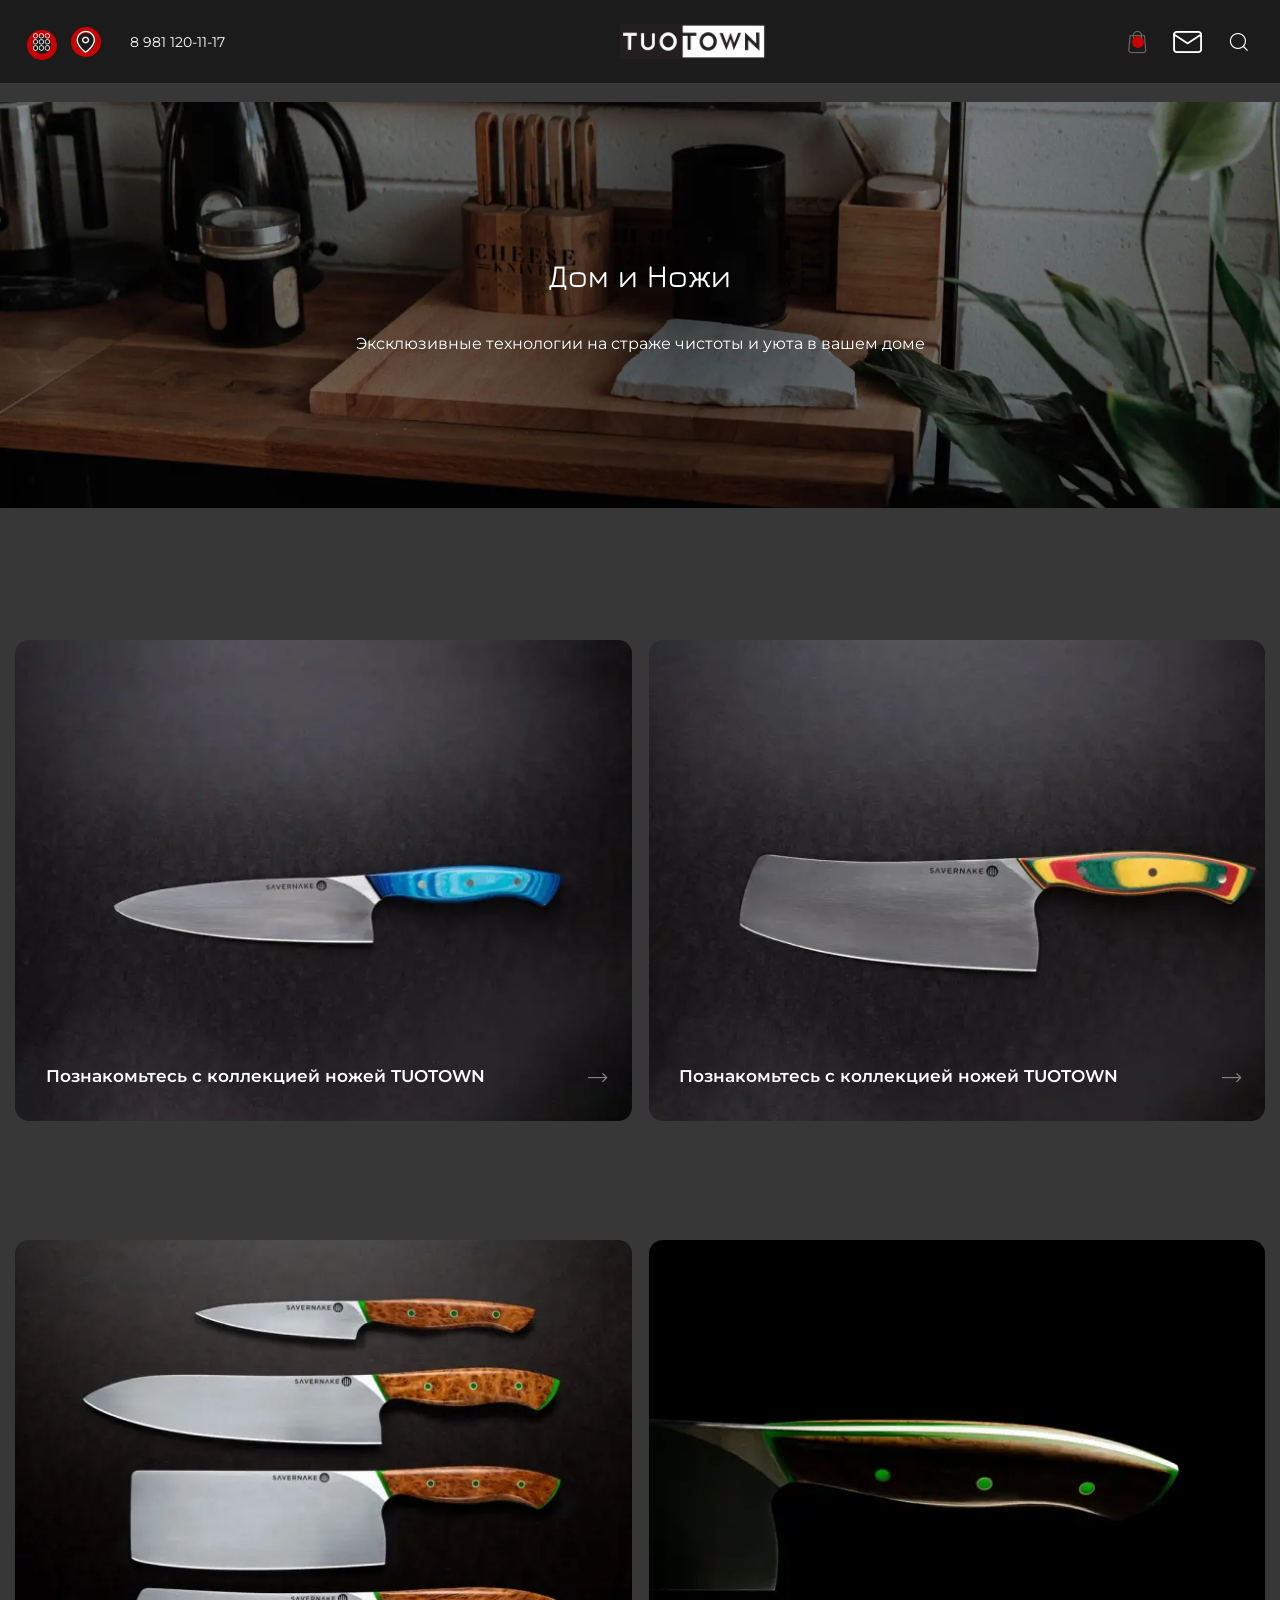
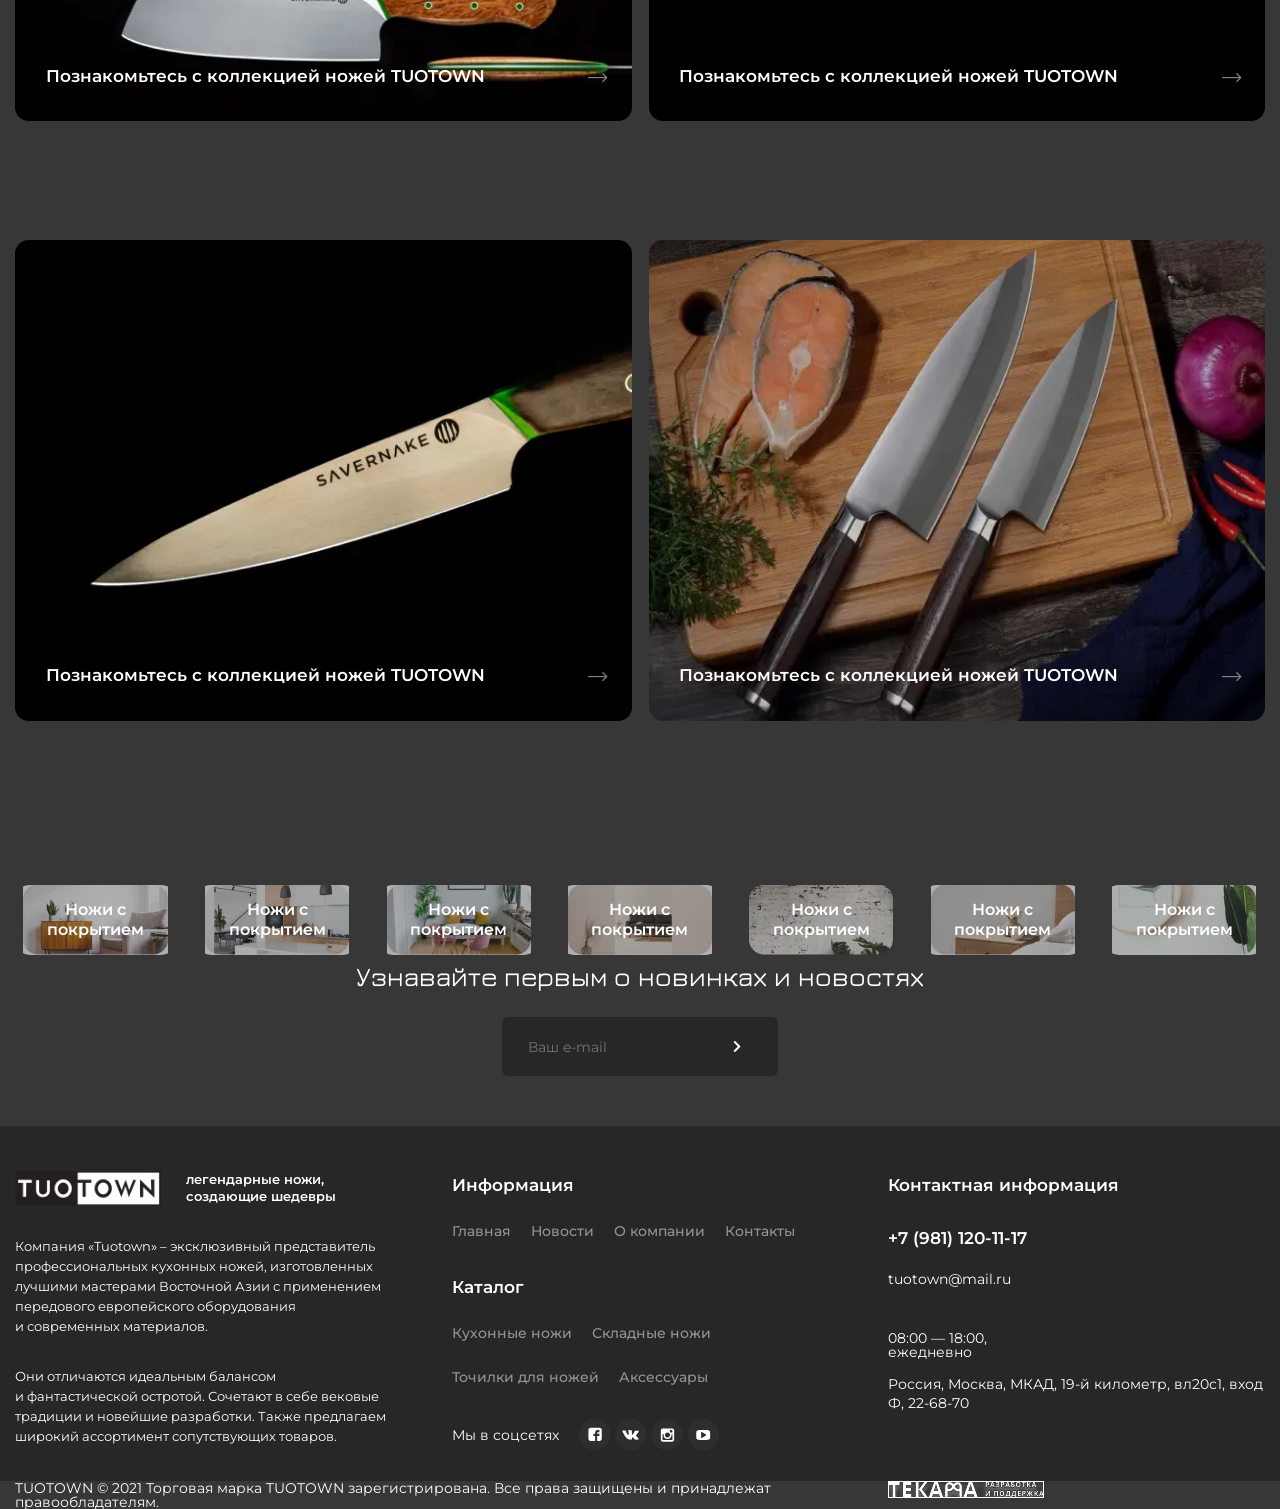
<file: catalog-big-knife.html>
<!DOCTYPE html>
<html lang="ru">

<head>
	<title>Каталог больших ножей</title>
	<meta charset="UTF-8">
	<meta name="format-detection" content="telephone=no">
	<!-- <style>body{opacity: 0;}</style> -->
	<link rel="stylesheet" href="css/style.css">
	<link rel="shortcut icon" href="favicon.ico">
	<!-- <meta name="robots" content="noindex, nofollow"> -->
	<meta name="viewport" content="width=device-width, initial-scale=1.0">
</head>

<body>
	<div class="wrapper">
		<header class="header">
			<div class="header__body">
				<div class="header__left-menu header__left-menu_margion-top menu-left">
					<div class="menu-left__exit"><span class="_icon-arrow-left"></span></div>
					<ul class="menu-left__list-menu menu-up-left">
						<li class="menu-up-left__item">Кухонные ножи TUOTOWN</li>
						<li class="menu-up-left__item">Складные ножи TUOTOWN</li>
						<li class="menu-up-left__item">Кухонные ножи QXF</li>
						<li class="menu-up-left__item">Точильные камни</li>
						<li class="menu-up-left__item">Наборы для BBQ</li>
						<li class="menu-up-left__item">Кухонные принадлежности</li>
						<li class="menu-up-left__item">Туристические товары</li>
					</ul>
					<ul class="menu-left__down-menu menu-down-left">
						<li class="menu-down__item">Новости</li>
						<li class="menu-down__item">О компании</li>
						<li class="menu-down__item">Контакты</li>
						<li class="menu-down__item">Как проехать</li>
					</ul>
					<div class="menu-left__bg">
						<picture>
							<source srcset="img/header/background-burger.webp" type="image/webp"><img
								class="menu-left__img" src="img/header/background-burger.jpg" alt="">
						</picture>
					</div>
				</div>


				<div class="header__body body-header">
					<div class="body-header__mark mark-header">
						<div class="mark-header__wrap-icons">
							<span class="mark-header__menu _icon-main-menu"></span>
							<a href="../map.html" class="mark-header__mark _icon-mark1"></a>
						</div>
						<div class="mark-header__phone-number">8 981 120-11-17</div>
						<div class="mark-header__phone-icon">
							<img class="mark-header__img-phone" src="img/header/phoneMain.svg" alt="">
						</div>
					</div>
					<a href="index.html" class="mark-header__logo">
						<img src="img/header/logoKnife.svg" alt="">
					</a>
					<div class="body-header__icons icons-header">
						<a href="../catalog.html" data-da=".mark-header__wrap-icons, 550"
							class="icons-header__icon icons-header__icon_case  _icon-briefcase"></a>
						<div class="icons-header__icon icons-header__icon_message  _icon-message"></div>
						<div class="icons-header__icon icons-header__icon_search _icon-search"></div>
					</div>
				</div>

			</div>
		</header>
		<main class="page">
			<section class="background-page">
				<div class="background-page__body background-page__body_big-knife">

					<div class="background-page__h1">Дом и Ножи</div>
					<div class="background-page__text">Эксклюзивные технологии на страже чистоты и уюта в вашем доме
					</div>
					<div class="background-page__wrap">
						<picture>
							<source srcset="img/catalog/catalog-back.webp" type="image/webp"><img
								class="background-page__img" src="img/catalog/catalog-back.jpg" alt="">
						</picture>
					</div>
			</section>
			<section class="big-knife-catalog">
				<div class="big-knife-catalog__container">
					<div class="big-knife-catalog__body body-big-knife">
						<div class="body-menu-knife__catalog catalog-knife">
							<div class="catalog-knife__one one-knife-catalog">
								<div class="one-knife-catalog__items">
									<div class="one-knife-catalog__item item-catalog one-knife-catalog__item_big">
										<a href="catalog-big-knife.html" class="item-catalog__wrap-img">
											<picture>
												<source srcset="img/catalog-big-knife/pic1.webp" type="image/webp"><img
													class="item-catalog__img item-catalog__big-knife"
													src="img/catalog-big-knife/pic1.jpg" alt="">
											</picture>
											<div
												class="text-block-catalog-item__title text-block-catalog-item__title_big-knife">
												Познакомьтесь с коллекцией ножей
												TUOTOWN</div>
											<span
												class="text-block-catalog-item__title_arrow-big-knife _icon-arrow-right1"></span>
										</a>
										<div class="item-catalog__text-block text-block-catalog-item">
										</div>
									</div>
									<div class="one-knife-catalog__item item-catalog one-knife-catalog__item_big">
										<a href="catalog-big-knife.html" class="item-catalog__wrap-img">
											<picture>
												<source srcset="img/catalog-big-knife/pic2.webp" type="image/webp"><img
													class="item-catalog__img item-catalog__big-knife"
													src="img/catalog-big-knife/pic2.jpg" alt="">
											</picture>
											<div
												class="text-block-catalog-item__title text-block-catalog-item__title_big-knife">
												Познакомьтесь с коллекцией ножей
												TUOTOWN</div>
											<span
												class="text-block-catalog-item__title_arrow-big-knife _icon-arrow-right1"></span>
										</a>
										<div class="item-catalog__text-block text-block-catalog-item">
										</div>
									</div>
									<div class="one-knife-catalog__item item-catalog one-knife-catalog__item_big">
										<a href="catalog-big-knife.html" class="item-catalog__wrap-img">
											<picture>
												<source srcset="img/catalog-big-knife/pic3.webp" type="image/webp"><img
													class="item-catalog__img item-catalog__big-knife"
													src="img/catalog-big-knife/pic3.jpg" alt="">
											</picture>
											<div
												class="text-block-catalog-item__title text-block-catalog-item__title_big-knife">
												Познакомьтесь с коллекцией ножей
												TUOTOWN</div>
											<span
												class="text-block-catalog-item__title_arrow-big-knife _icon-arrow-right1"></span>
										</a>
										<div class="item-catalog__text-block text-block-catalog-item">
										</div>
									</div>
									<div class="one-knife-catalog__item item-catalog one-knife-catalog__item_big">
										<a href="catalog-big-knife.html" class="item-catalog__wrap-img">
											<picture>
												<source srcset="img/catalog-big-knife/pic4.webp" type="image/webp"><img
													class="item-catalog__img item-catalog__big-knife"
													src="img/catalog-big-knife/pic4.jpg" alt="">
											</picture>
											<div
												class="text-block-catalog-item__title text-block-catalog-item__title_big-knife">
												Познакомьтесь с коллекцией ножей
												TUOTOWN</div>
											<span
												class="text-block-catalog-item__title_arrow-big-knife _icon-arrow-right1"></span>
										</a>
										<div class="item-catalog__text-block text-block-catalog-item">
										</div>
									</div>
									<div class="one-knife-catalog__item item-catalog one-knife-catalog__item_big">
										<a href="catalog-big-knife.html" class="item-catalog__wrap-img">
											<picture>
												<source srcset="img/catalog-big-knife/pic5.webp" type="image/webp"><img
													class="item-catalog__img item-catalog__big-knife"
													src="img/catalog-big-knife/pic5.jpg" alt="">
											</picture>
											<div
												class="text-block-catalog-item__title text-block-catalog-item__title_big-knife">
												Познакомьтесь с коллекцией ножей
												TUOTOWN</div>
											<span
												class="text-block-catalog-item__title_arrow-big-knife _icon-arrow-right1"></span>
										</a>
										<div class="item-catalog__text-block text-block-catalog-item">
										</div>
									</div>
									<div class="one-knife-catalog__item item-catalog one-knife-catalog__item_big">
										<a href="catalog-big-knife.html" class="item-catalog__wrap-img">
											<picture>
												<source srcset="img/main/knifeImg/bigKnife.webp" type="image/webp"><img
													class="item-catalog__img item-catalog__big-knife"
													src="img/main/knifeImg/bigKnife.jpg" alt="">
											</picture>
											<div
												class="text-block-catalog-item__title text-block-catalog-item__title_big-knife">
												Познакомьтесь с коллекцией ножей
												TUOTOWN</div>
											<span
												class="text-block-catalog-item__title_arrow-big-knife _icon-arrow-right1"></span>
										</a>
										<div class="item-catalog__text-block text-block-catalog-item">
										</div>
									</div>

								</div>
							</div>
						</div>
					</div>
				</div>
			</section>

			<section class="small-elements">
				<div class="small-elements__container">
					<div class="small-elements__body body-elements-small">
						<div class="body-elements-small__item">
							<div class="body-elements-small__title">Ножи с покрытием</div>
							<div class="body-elements-small__bg">
								<picture>
									<source srcset="img/catalog/elements/pic1.webp" type="image/webp"><img
										class="body-elements-small__img" src="img/catalog/elements/pic1.jpg" alt="">
								</picture>
							</div>
						</div>
						<div class="body-elements-small__item">
							<div class="body-elements-small__title">Ножи с покрытием</div>
							<div class="body-elements-small__bg">
								<picture>
									<source srcset="img/catalog/elements/pic2.webp" type="image/webp"><img
										class="body-elements-small__img" src="img/catalog/elements/pic2.jpg" alt="">
								</picture>
							</div>
						</div>
						<div class="body-elements-small__item">
							<div class="body-elements-small__title">Ножи с покрытием</div>
							<div class="body-elements-small__bg">
								<picture>
									<source srcset="img/catalog/elements/pic3.webp" type="image/webp"><img
										class="body-elements-small__img" src="img/catalog/elements/pic3.jpg" alt="">
								</picture>
							</div>
						</div>
						<div class="body-elements-small__item">
							<div class="body-elements-small__title">Ножи с покрытием</div>
							<div class="body-elements-small__bg">
								<picture>
									<source srcset="img/catalog/elements/pic4.webp" type="image/webp"><img
										class="body-elements-small__img" src="img/catalog/elements/pic4.jpg" alt="">
								</picture>
							</div>
						</div>
						<div class="body-elements-small__item">
							<div class="body-elements-small__title">Ножи с покрытием</div>
							<div class="body-elements-small__bg">
								<picture>
									<source srcset="img/catalog/elements/pic5.webp" type="image/webp"><img
										class="body-elements-small__img" src="img/catalog/elements/pic5.png" alt="">
								</picture>
							</div>
						</div>
						<div class="body-elements-small__item">
							<div class="body-elements-small__title">Ножи с покрытием</div>
							<div class="body-elements-small__bg">
								<picture>
									<source srcset="img/catalog/elements/pic6.webp" type="image/webp"><img
										class="body-elements-small__img" src="img/catalog/elements/pic6.jpg" alt="">
								</picture>
							</div>
						</div>
						<div class="body-elements-small__item">
							<div class="body-elements-small__title">Ножи с покрытием</div>
							<div class="body-elements-small__bg">
								<picture>
									<source srcset="img/catalog/elements/pic7.webp" type="image/webp"><img
										class="body-elements-small__img" src="img/catalog/elements/pic7.jpg" alt="">
								</picture>
							</div>
						</div>
					</div>
				</div>


			</section>
			<div class="body-menu-knife__news body-menu-knife__news_catalog news-knife">
				<div class="news-knife__title">Узнавайте первым о новинках и новостях</div>
				<form class="news-knife__form" action="">
					<input class="news-knife__email " type="email" placeholder="Ваш e-mail">
					<span class="news-knife__arrow-right _icon-arrow-two"></span>
				</form>
			</div>
		</main>
		<footer class="footer">
			<div class="footer__back-color">
				<div class="footer__container">
					<div class="footer__body body-footer">
						<div class="body-footer__up up-footer">
							<div class="up-footer__about about-footer">
								<div class="about-footer__wrap-logo">
									<div class="about-footer__logo">
										<img class="about-footer__img" src="img/header/logoKnife.svg" alt="">
									</div>
									<div class="about-footer__txt">легендарные ножи, создающие шедевры</div>
								</div>
								<div class="about-footer__p">Компания «Tuotown» – эксклюзивный представитель
									профессиональных
									кухонных ножей, изготовленных лучшими мастерами Восточной Азии с применением
									передового
									европейского оборудования и современных материалов. </div>
								<div class="about-footer__p">Они отличаются идеальным балансом и фантастической
									остротой.
									Сочетают
									в себе вековые традиции и новейшие разработки. Также предлагаем широкий ассортимент
									сопутствующих товаров.</div>
							</div>
							<div class="up-footer__category category-footer">
								<div class="category-footer__info-wrap">
									<div class="category-footer__info-title">Информация</div>
									<div class="category-footer__items">
										<div class="category-footer__item">Главная</div>
										<div class="category-footer__item">Новости</div>
										<div class="category-footer__item">О компании</div>
										<div class="category-footer__item">Контакты</div>
									</div>
								</div>
								<div class="category-footer__info-wrap">
									<div class="category-footer__info-title">Каталог</div>
									<div class="category-footer__items">
										<div class="category-footer__item">Кухонные ножи</div>
										<div class="category-footer__item">Складные ножи</div>
										<div class="category-footer__item">Точилки для ножей</div>
										<div class="category-footer__item">Аксессуары</div>
									</div>
								</div>

								<div class="category-footer__soc soc-footer">
									<div class="soc-footer__title">Мы в соцсетях</div>
									<div class="soc-footer__icons icons-footer">
										<img class="icons-footer__item" src="img/footer/facebook.svg" alt="">
										<img class="icons-footer__item" src="img/footer/vk.svg" alt="">
										<img class="icons-footer__item" src="img/footer/instagramm.svg" alt="">
										<img class="icons-footer__item" src="img/footer/youtube.svg" alt="">
									</div>
								</div>



							</div>

							<div class="up-footer__contact contact-footer">
								<div class="contact-footer__title">Контактная информация</div>
								<div class="contact-footer__call">+7 (981) 120-11-17</div>
								<div class="contact-footer__mail">tuotown@mail.ru</div>
								<div class="contact-footer__time">08:00 — 18:00, ежедневно</div>
								<div class="contact-footer__addres">Россия, Москва, МКАД, 19-й километр,
									вл20с1, вход Ф, 22-68-70</div>
								<div class="contact-footer__count">
									<!-- begin of Top100 code -->

									<script id="top100Counter" type="text/javascript"
										src="http://counter.rambler.ru/top100.jcn?2612013&_v=20220806230927"></script>
									<noscript>
										<a href="http://top100.rambler.ru/navi/2612013/">
											<picture>
												<source srcset="http://counter.rambler.ru/top100.cnt?2612013"
													type="image/webp"><img
													src="http://counter.rambler.ru/top100.cnt?2612013"
													alt="Rambler's Top100" border="0" />
											</picture>
										</a>

									</noscript>
									<!-- end of Top100 code -->
								</div>
							</div>
						</div>

					</div>
				</div>
			</div>





			<div class="body-footer__end end-footer">
				<div class="end-footer__container">
					<div class="end-footer__rights-reserved">TUOTOWN © 2021 Торговая марка TUOTOWN зарегистрирована. Все
						права защищены и принадлежат правообладателям.</div>
					<div class="end-footer__logo">
						<picture>
							<source srcset="img/footer/logo.webp" type="image/webp"><img src="img/footer/logo.png"
								alt="">
						</picture>
					</div>
				</div>
			</div>

		</footer>
	</div>
	<!-- 
<div id="popup" aria-hidden="true" class="popup">
	<div class="popup__wrapper">
		<div class="popup__content">
			<button data-close type="button" class="popup__close">Закрыть</button>
			<div class="popup__text">
			</div>
		</div>
	</div>
</div>
 -->

	<script src="js/app.min.js?_v=20220806230927"></script>
</body>

</html>
</file>
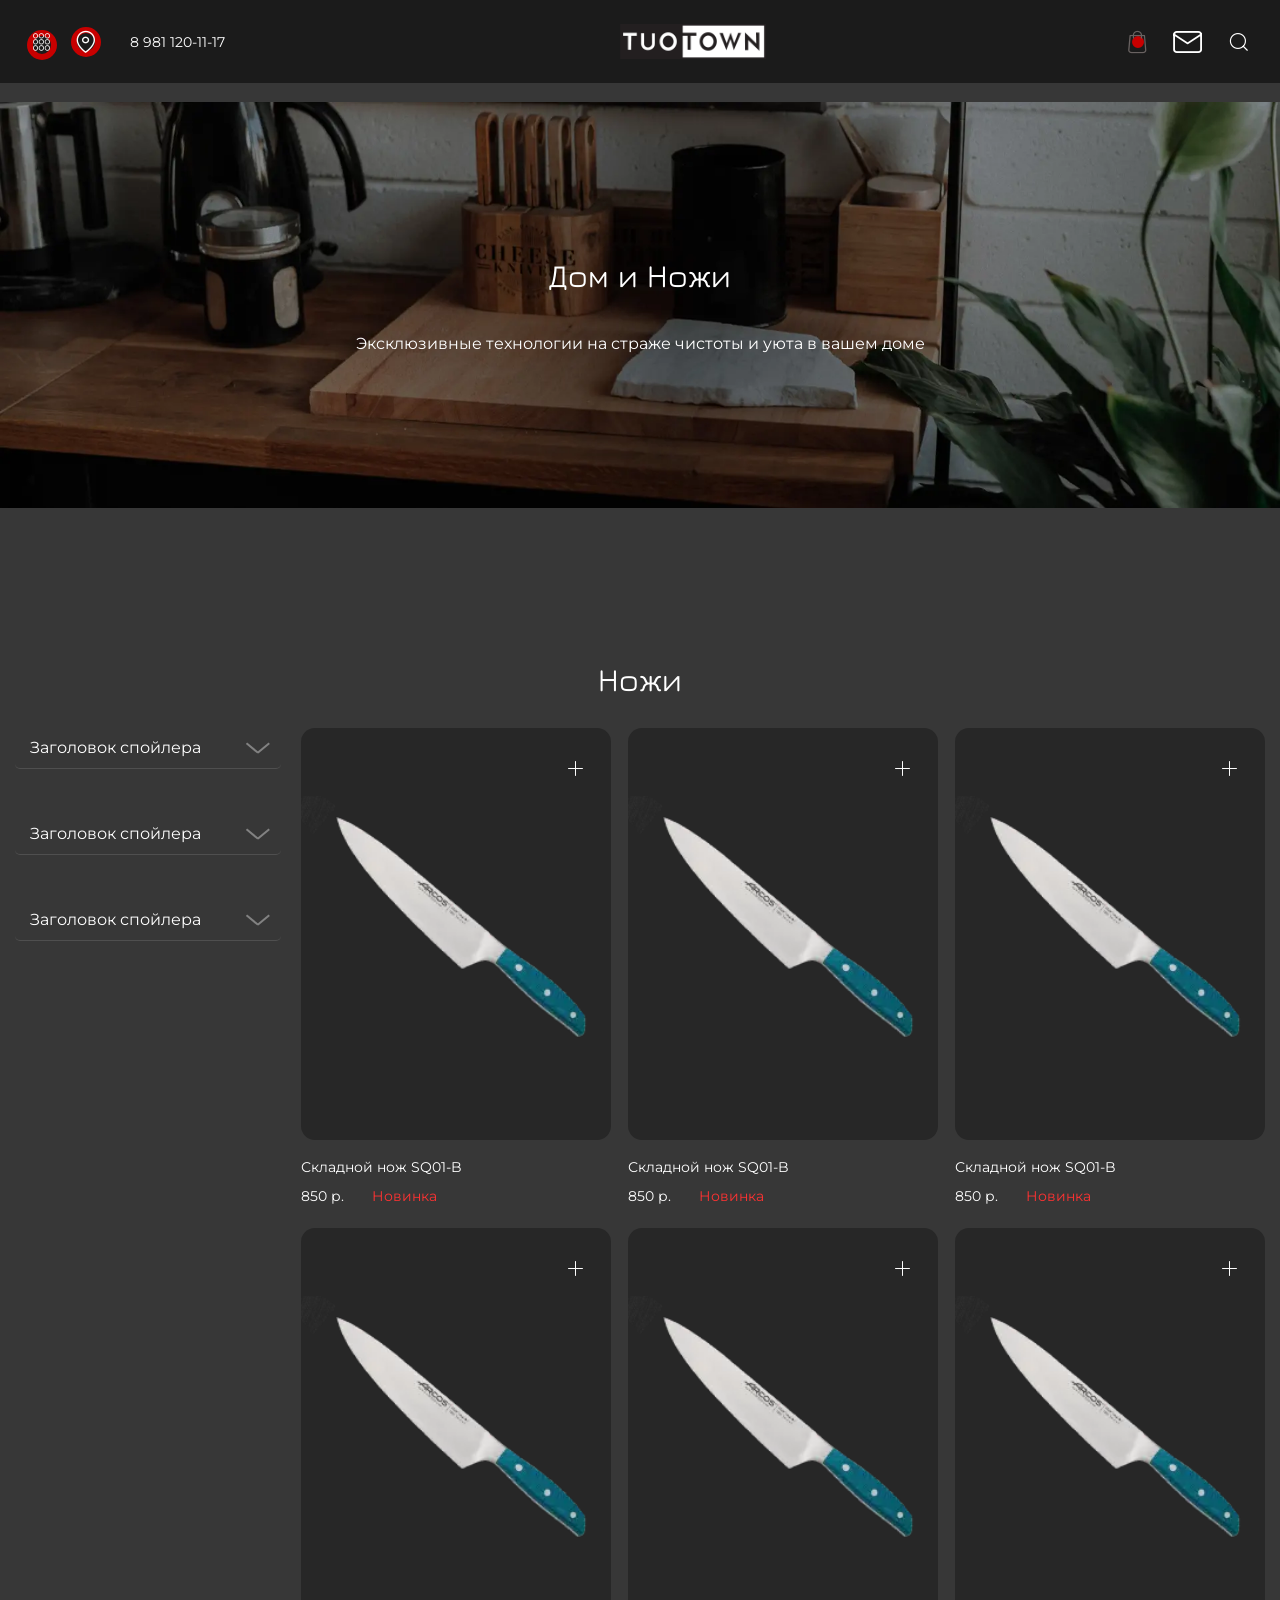
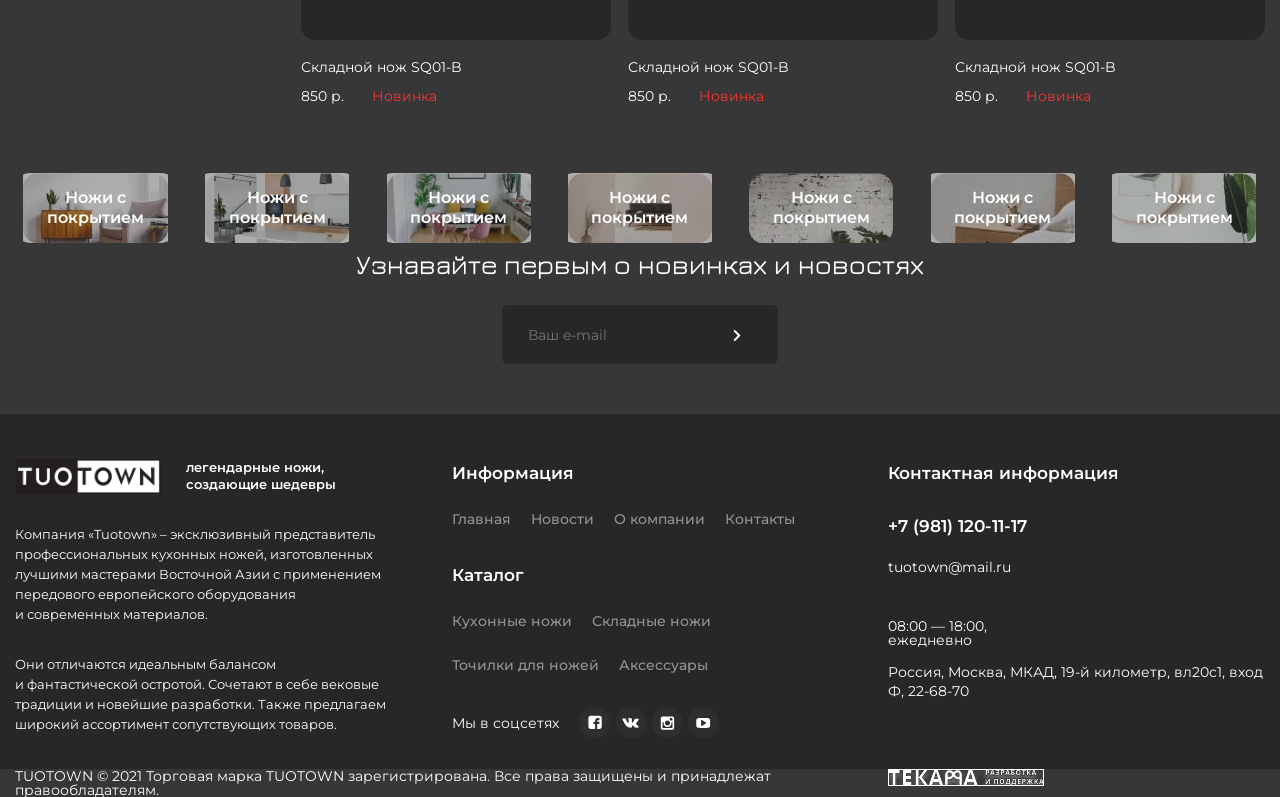
<file: catalog.html>
<!DOCTYPE html>
<html lang="ru">

<head>
	<title>Каталог</title>
	<meta charset="UTF-8">
	<meta name="format-detection" content="telephone=no">
	<!-- <style>body{opacity: 0;}</style> -->
	<link rel="stylesheet" href="css/style.css">
	<link rel="shortcut icon" href="favicon.ico">
	<!-- <meta name="robots" content="noindex, nofollow"> -->
	<meta name="viewport" content="width=device-width, initial-scale=1.0">
</head>

<body>
	<div class="wrapper">
		<header class="header">
			<div class="header__body">
				<div class="header__left-menu header__left-menu_margion-top menu-left">
					<div class="menu-left__exit"><span class="_icon-arrow-left"></span></div>


					<ul class="menu-left__list-menu menu-up-left">
						<li class="menu-up-left__item">Кухонные ножи TUOTOWN</li>
						<li class="menu-up-left__item">Складные ножи TUOTOWN</li>
						<li class="menu-up-left__item">Кухонные ножи QXF</li>
						<li class="menu-up-left__item">Точильные камни</li>
						<li class="menu-up-left__item">Наборы для BBQ</li>
						<li class="menu-up-left__item">Кухонные принадлежности</li>
						<li class="menu-up-left__item">Туристические товары</li>
					</ul>
					<ul class="menu-left__down-menu menu-down-left">
						<li class="menu-down__item">Новости</li>
						<li class="menu-down__item">О компании</li>
						<li class="menu-down__item">Контакты</li>
						<li class="menu-down__item">Как проехать</li>
					</ul>
					<div class="menu-left__bg">
						<picture>
							<source srcset="img/header/background-burger.webp" type="image/webp"><img
								class="menu-left__img" src="img/header/background-burger.jpg" alt="">
						</picture>
					</div>
				</div>


				<div class="header__body body-header">
					<div class="body-header__mark mark-header">
						<div class="mark-header__wrap-icons">
							<span class="mark-header__menu _icon-main-menu"></span>
							<a href="../map.html" class="mark-header__mark _icon-mark1"></a>
						</div>
						<div class="mark-header__phone-number">8 981 120-11-17</div>
						<div class="mark-header__phone-icon">
							<img class="mark-header__img-phone" src="img/header/phoneMain.svg" alt="">
						</div>
					</div>
					<a href="index.html" class="mark-header__logo">
						<img src="img/header/logoKnife.svg" alt="">
					</a>
					<div class="body-header__icons icons-header">
						<a href="../catalog.html" data-da=".mark-header__wrap-icons, 550"
							class="icons-header__icon icons-header__icon_case  _icon-briefcase"></a>
						<div class="icons-header__icon icons-header__icon_message  _icon-message"></div>
						<div class="icons-header__icon icons-header__icon_search _icon-search"></div>
					</div>
				</div>

			</div>
		</header>
		<main class="page">
			<section class="background-page">
				<div class="background-page__body">

					<div class="background-page__h1">Дом и Ножи</div>
					<div class="background-page__text">Эксклюзивные технологии на страже чистоты и уюта в вашем доме
					</div>
					<div class="background-page__wrap">
						<picture>
							<source srcset="img/catalog/catalog-back.webp" type="image/webp"><img
								class="background-page__img" src="img/catalog/catalog-back.jpg" alt="">
						</picture>
					</div>
			</section>

			<section class="catalog-block">
				<div class="catalog-block__container">
					<div class="catalog-block__title">Ножи</div>
					<div class="catalog-block__body body-block-catalog">
						<div class="body-block-catalog__spollers">
							<div data-spollers class="spollers">
								<div class="spollers__item">
									<button type="button" data-spoller class="spollers__title">Заголовок
										спойлера</button>
									<div class="spollers__body">
										<div class="spollers__content-item">
											Складной нож
										</div>
										<div class="spollers__content-item">
											Складной нож
										</div>
										<div class="spollers__content-item">
											Складной нож
										</div>
										<div class="spollers__content-item">
											Складной нож
										</div>
										<div class="spollers__content-item">
											Складной нож
										</div>

									</div>
								</div>
								<div class="spollers__item">
									<button type="button" data-spoller class="spollers__title">Заголовок
										спойлера</button>
									<div class="spollers__body">
										<div class="spollers__content-item">
											Складной нож
										</div>
										<div class="spollers__content-item">
											Складной нож
										</div>
										<div class="spollers__content-item">
											Складной нож
										</div>
										<div class="spollers__content-item">
											Складной нож
										</div>
										<div class="spollers__content-item">
											Складной нож
										</div>

									</div>
								</div>
								<div class="spollers__item">
									<button type="button" data-spoller class="spollers__title">Заголовок
										спойлера</button>
									<div class="spollers__body">
										<div class="spollers__content-item">
											Складной нож
										</div>
										<div class="spollers__content-item">
											Складной нож
										</div>
										<div class="spollers__content-item">
											Складной нож
										</div>
										<div class="spollers__content-item">
											Складной нож
										</div>
										<div class="spollers__content-item">
											Складной нож
										</div>

									</div>
								</div>
							</div>
						</div>
						<div class="one-knife-catalog__items body-block-catalog__knifs">
							<div class="one-knife-catalog__item item-catalog">
								<div class="item-catalog__wrap-img">
									<div class="item-catalog__add">
										<div class="item-catalog__plus">
											<span class="_icon-plus item-catalog__plus-span"></span>
											<span class="_icon-briefcase item-catalog__briefcase-span"></span>
										</div>
									</div>
									<picture>
										<source srcset="img/main/knifeImg/knife.webp" type="image/webp"><img
											class="item-catalog__img" src="img/main/knifeImg/knife.png" alt="">
									</picture>
								</div>
								<div class="item-catalog__text-block text-block-catalog-item">
									<div class="text-block-catalog-item__title">Складной нож SQ01-B</div>
									<div class="text-block-catalog-item__wrap-txt">
										<div class="text-block-catalog-item__price">850 р.</div>
										<div class="text-block-catalog-item__new">Новинка</div>
									</div>
								</div>
							</div>
							<div class="one-knife-catalog__item item-catalog">
								<div class="item-catalog__wrap-img">
									<div class="item-catalog__add">
										<div class="item-catalog__plus">
											<span class="_icon-plus item-catalog__plus-span"></span>
										</div>
									</div>
									<picture>
										<source srcset="img/main/knifeImg/knife.webp" type="image/webp"><img
											class="item-catalog__img" src="img/main/knifeImg/knife.png" alt="">
									</picture>
								</div>
								<div class="item-catalog__text-block text-block-catalog-item">
									<div class="text-block-catalog-item__title">Складной нож SQ01-B</div>
									<div class="text-block-catalog-item__wrap-txt">
										<div class="text-block-catalog-item__price">850 р.</div>
										<div class="text-block-catalog-item__new">Новинка</div>
									</div>
								</div>
							</div>
							<div class="one-knife-catalog__item item-catalog">
								<div class="item-catalog__wrap-img">
									<div class="item-catalog__add">
										<div class="item-catalog__plus">
											<span class="_icon-plus item-catalog__plus-span"></span>
										</div>
									</div>
									<picture>
										<source srcset="img/main/knifeImg/knife.webp" type="image/webp"><img
											class="item-catalog__img" src="img/main/knifeImg/knife.png" alt="">
									</picture>
								</div>
								<div class="item-catalog__text-block text-block-catalog-item">
									<div class="text-block-catalog-item__title">Складной нож SQ01-B</div>
									<div class="text-block-catalog-item__wrap-txt">
										<div class="text-block-catalog-item__price">850 р.</div>
										<div class="text-block-catalog-item__new">Новинка</div>
									</div>
								</div>
							</div>
							<div class="one-knife-catalog__item item-catalog">
								<div class="item-catalog__wrap-img">
									<div class="item-catalog__add">
										<div class="item-catalog__plus">
											<span class="_icon-plus item-catalog__plus-span"></span>
										</div>
									</div>
									<picture>
										<source srcset="img/main/knifeImg/knife.webp" type="image/webp"><img
											class="item-catalog__img" src="img/main/knifeImg/knife.png" alt="">
									</picture>
								</div>
								<div class="item-catalog__text-block text-block-catalog-item">
									<div class="text-block-catalog-item__title">Складной нож SQ01-B</div>
									<div class="text-block-catalog-item__wrap-txt">
										<div class="text-block-catalog-item__price">850 р.</div>
										<div class="text-block-catalog-item__new">Новинка</div>
									</div>
								</div>
							</div>
							<div class="one-knife-catalog__item item-catalog">
								<div class="item-catalog__wrap-img">
									<div class="item-catalog__add">
										<div class="item-catalog__plus">
											<span class="_icon-plus item-catalog__plus-span"></span>
										</div>
									</div>
									<picture>
										<source srcset="img/main/knifeImg/knife.webp" type="image/webp"><img
											class="item-catalog__img" src="img/main/knifeImg/knife.png" alt="">
									</picture>
								</div>
								<div class="item-catalog__text-block text-block-catalog-item">
									<div class="text-block-catalog-item__title">Складной нож SQ01-B</div>
									<div class="text-block-catalog-item__wrap-txt">
										<div class="text-block-catalog-item__price">850 р.</div>
										<div class="text-block-catalog-item__new">Новинка</div>
									</div>
								</div>
							</div>
							<div class="one-knife-catalog__item item-catalog">
								<div class="item-catalog__wrap-img">
									<div class="item-catalog__add">
										<div class="item-catalog__plus">
											<span class="_icon-plus item-catalog__plus-span"></span>
										</div>
									</div>
									<picture>
										<source srcset="img/main/knifeImg/knife.webp" type="image/webp"><img
											class="item-catalog__img" src="img/main/knifeImg/knife.png" alt="">
									</picture>
								</div>
								<div class="item-catalog__text-block text-block-catalog-item">
									<div class="text-block-catalog-item__title">Складной нож SQ01-B</div>
									<div class="text-block-catalog-item__wrap-txt">
										<div class="text-block-catalog-item__price">850 р.</div>
										<div class="text-block-catalog-item__new">Новинка</div>
									</div>
								</div>
							</div>
						</div>
					</div>

				</div>

			</section>

			<section class="small-elements">
				<div class="small-elements__container">
					<div class="small-elements__body body-elements-small">
						<div class="body-elements-small__item">
							<div class="body-elements-small__title">Ножи с покрытием</div>
							<div class="body-elements-small__bg">
								<picture>
									<source srcset="img/catalog/elements/pic1.webp" type="image/webp"><img
										class="body-elements-small__img" src="img/catalog/elements/pic1.jpg" alt="">
								</picture>
							</div>
						</div>
						<div class="body-elements-small__item">
							<div class="body-elements-small__title">Ножи с покрытием</div>
							<div class="body-elements-small__bg">
								<picture>
									<source srcset="img/catalog/elements/pic2.webp" type="image/webp"><img
										class="body-elements-small__img" src="img/catalog/elements/pic2.jpg" alt="">
								</picture>
							</div>
						</div>
						<div class="body-elements-small__item">
							<div class="body-elements-small__title">Ножи с покрытием</div>
							<div class="body-elements-small__bg">
								<picture>
									<source srcset="img/catalog/elements/pic3.webp" type="image/webp"><img
										class="body-elements-small__img" src="img/catalog/elements/pic3.jpg" alt="">
								</picture>
							</div>
						</div>
						<div class="body-elements-small__item">
							<div class="body-elements-small__title">Ножи с покрытием</div>
							<div class="body-elements-small__bg">
								<picture>
									<source srcset="img/catalog/elements/pic4.webp" type="image/webp"><img
										class="body-elements-small__img" src="img/catalog/elements/pic4.jpg" alt="">
								</picture>
							</div>
						</div>
						<div class="body-elements-small__item">
							<div class="body-elements-small__title">Ножи с покрытием</div>
							<div class="body-elements-small__bg">
								<picture>
									<source srcset="img/catalog/elements/pic5.webp" type="image/webp"><img
										class="body-elements-small__img" src="img/catalog/elements/pic5.png" alt="">
								</picture>
							</div>
						</div>
						<div class="body-elements-small__item">
							<div class="body-elements-small__title">Ножи с покрытием</div>
							<div class="body-elements-small__bg">
								<picture>
									<source srcset="img/catalog/elements/pic6.webp" type="image/webp"><img
										class="body-elements-small__img" src="img/catalog/elements/pic6.jpg" alt="">
								</picture>
							</div>
						</div>
						<div class="body-elements-small__item">
							<div class="body-elements-small__title">Ножи с покрытием</div>
							<div class="body-elements-small__bg">
								<picture>
									<source srcset="img/catalog/elements/pic7.webp" type="image/webp"><img
										class="body-elements-small__img" src="img/catalog/elements/pic7.jpg" alt="">
								</picture>
							</div>
						</div>
					</div>
				</div>


			</section>
			<div class="body-menu-knife__news body-menu-knife__news_catalog news-knife">
				<div class="news-knife__title">Узнавайте первым о новинках и новостях</div>
				<form class="news-knife__form" action="">
					<input class="news-knife__email " type="email" placeholder="Ваш e-mail">
					<span class="news-knife__arrow-right _icon-arrow-two"></span>
				</form>
			</div>
		</main>
		<footer class="footer">
			<div class="footer__back-color">
				<div class="footer__container">
					<div class="footer__body body-footer">
						<div class="body-footer__up up-footer">
							<div class="up-footer__about about-footer">
								<div class="about-footer__wrap-logo">
									<div class="about-footer__logo">
										<img class="about-footer__img" src="img/header/logoKnife.svg" alt="">
									</div>
									<div class="about-footer__txt">легендарные ножи, создающие шедевры</div>
								</div>
								<div class="about-footer__p">Компания «Tuotown» – эксклюзивный представитель
									профессиональных
									кухонных ножей, изготовленных лучшими мастерами Восточной Азии с применением
									передового
									европейского оборудования и современных материалов. </div>
								<div class="about-footer__p">Они отличаются идеальным балансом и фантастической
									остротой.
									Сочетают
									в себе вековые традиции и новейшие разработки. Также предлагаем широкий ассортимент
									сопутствующих товаров.</div>
							</div>
							<div class="up-footer__category category-footer">
								<div class="category-footer__info-wrap">
									<div class="category-footer__info-title">Информация</div>
									<div class="category-footer__items">
										<div class="category-footer__item">Главная</div>
										<div class="category-footer__item">Новости</div>
										<div class="category-footer__item">О компании</div>
										<div class="category-footer__item">Контакты</div>
									</div>
								</div>
								<div class="category-footer__info-wrap">
									<div class="category-footer__info-title">Каталог</div>
									<div class="category-footer__items">
										<div class="category-footer__item">Кухонные ножи</div>
										<div class="category-footer__item">Складные ножи</div>
										<div class="category-footer__item">Точилки для ножей</div>
										<div class="category-footer__item">Аксессуары</div>
									</div>
								</div>

								<div class="category-footer__soc soc-footer">
									<div class="soc-footer__title">Мы в соцсетях</div>
									<div class="soc-footer__icons icons-footer">
										<img class="icons-footer__item" src="img/footer/facebook.svg" alt="">
										<img class="icons-footer__item" src="img/footer/vk.svg" alt="">
										<img class="icons-footer__item" src="img/footer/instagramm.svg" alt="">
										<img class="icons-footer__item" src="img/footer/youtube.svg" alt="">
									</div>
								</div>



							</div>

							<div class="up-footer__contact contact-footer">
								<div class="contact-footer__title">Контактная информация</div>
								<div class="contact-footer__call">+7 (981) 120-11-17</div>
								<div class="contact-footer__mail">tuotown@mail.ru</div>
								<div class="contact-footer__time">08:00 — 18:00, ежедневно</div>
								<div class="contact-footer__addres">Россия, Москва, МКАД, 19-й километр,
									вл20с1, вход Ф, 22-68-70</div>
								<div class="contact-footer__count">
									<!-- begin of Top100 code -->

									<script id="top100Counter" type="text/javascript"
										src="http://counter.rambler.ru/top100.jcn?2612013&_v=20220806230927"></script>
									<noscript>
										<a href="http://top100.rambler.ru/navi/2612013/">
											<picture>
												<source srcset="http://counter.rambler.ru/top100.cnt?2612013"
													type="image/webp"><img
													src="http://counter.rambler.ru/top100.cnt?2612013"
													alt="Rambler's Top100" border="0" />
											</picture>
										</a>

									</noscript>
									<!-- end of Top100 code -->
								</div>
							</div>
						</div>

					</div>
				</div>
			</div>





			<div class="body-footer__end end-footer">
				<div class="end-footer__container">
					<div class="end-footer__rights-reserved">TUOTOWN © 2021 Торговая марка TUOTOWN зарегистрирована. Все
						права защищены и принадлежат правообладателям.</div>
					<div class="end-footer__logo">
						<picture>
							<source srcset="img/footer/logo.webp" type="image/webp"><img src="img/footer/logo.png"
								alt="">
						</picture>
					</div>
				</div>
			</div>

		</footer>
	</div>
	<!-- 
<div id="popup" aria-hidden="true" class="popup">
	<div class="popup__wrapper">
		<div class="popup__content">
			<button data-close type="button" class="popup__close">Закрыть</button>
			<div class="popup__text">
			</div>
		</div>
	</div>
</div>
 -->

	<script src="js/app.min.js?_v=20220806230927"></script>
</body>

</html>
</file>
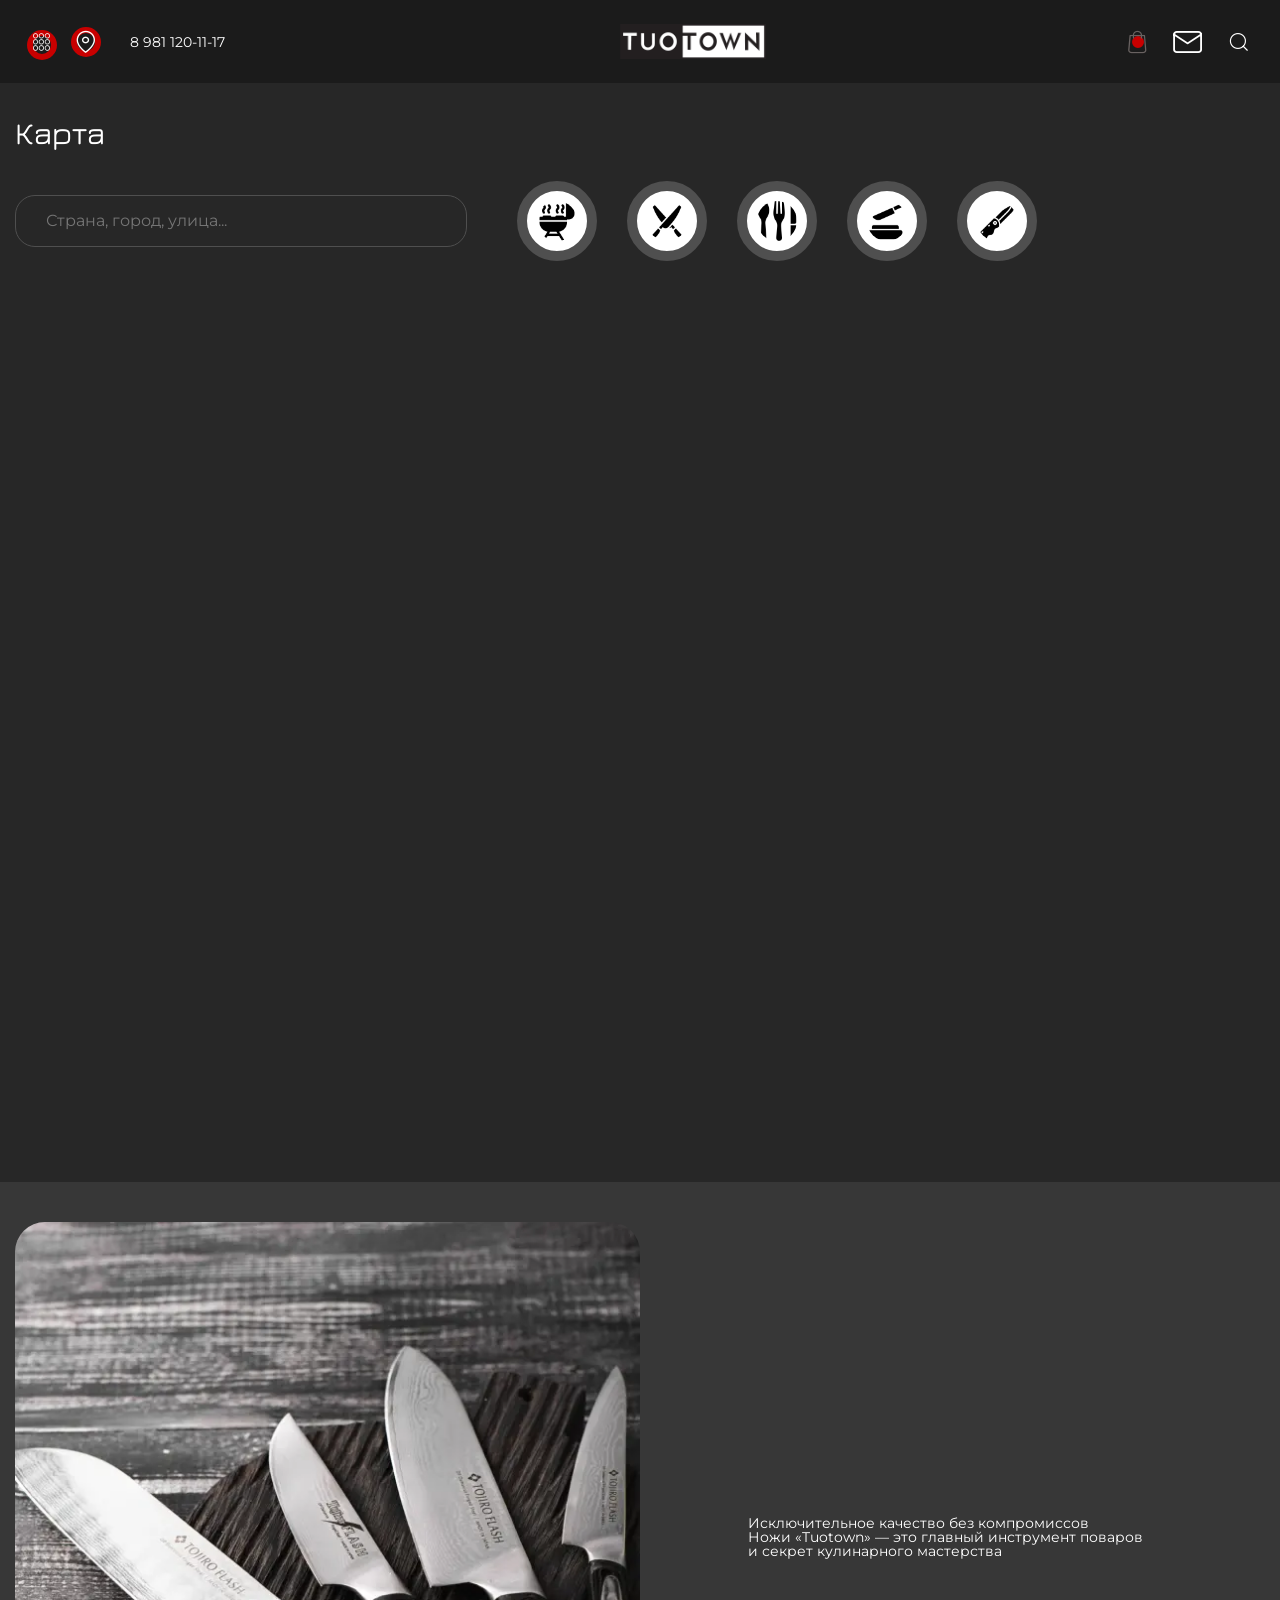
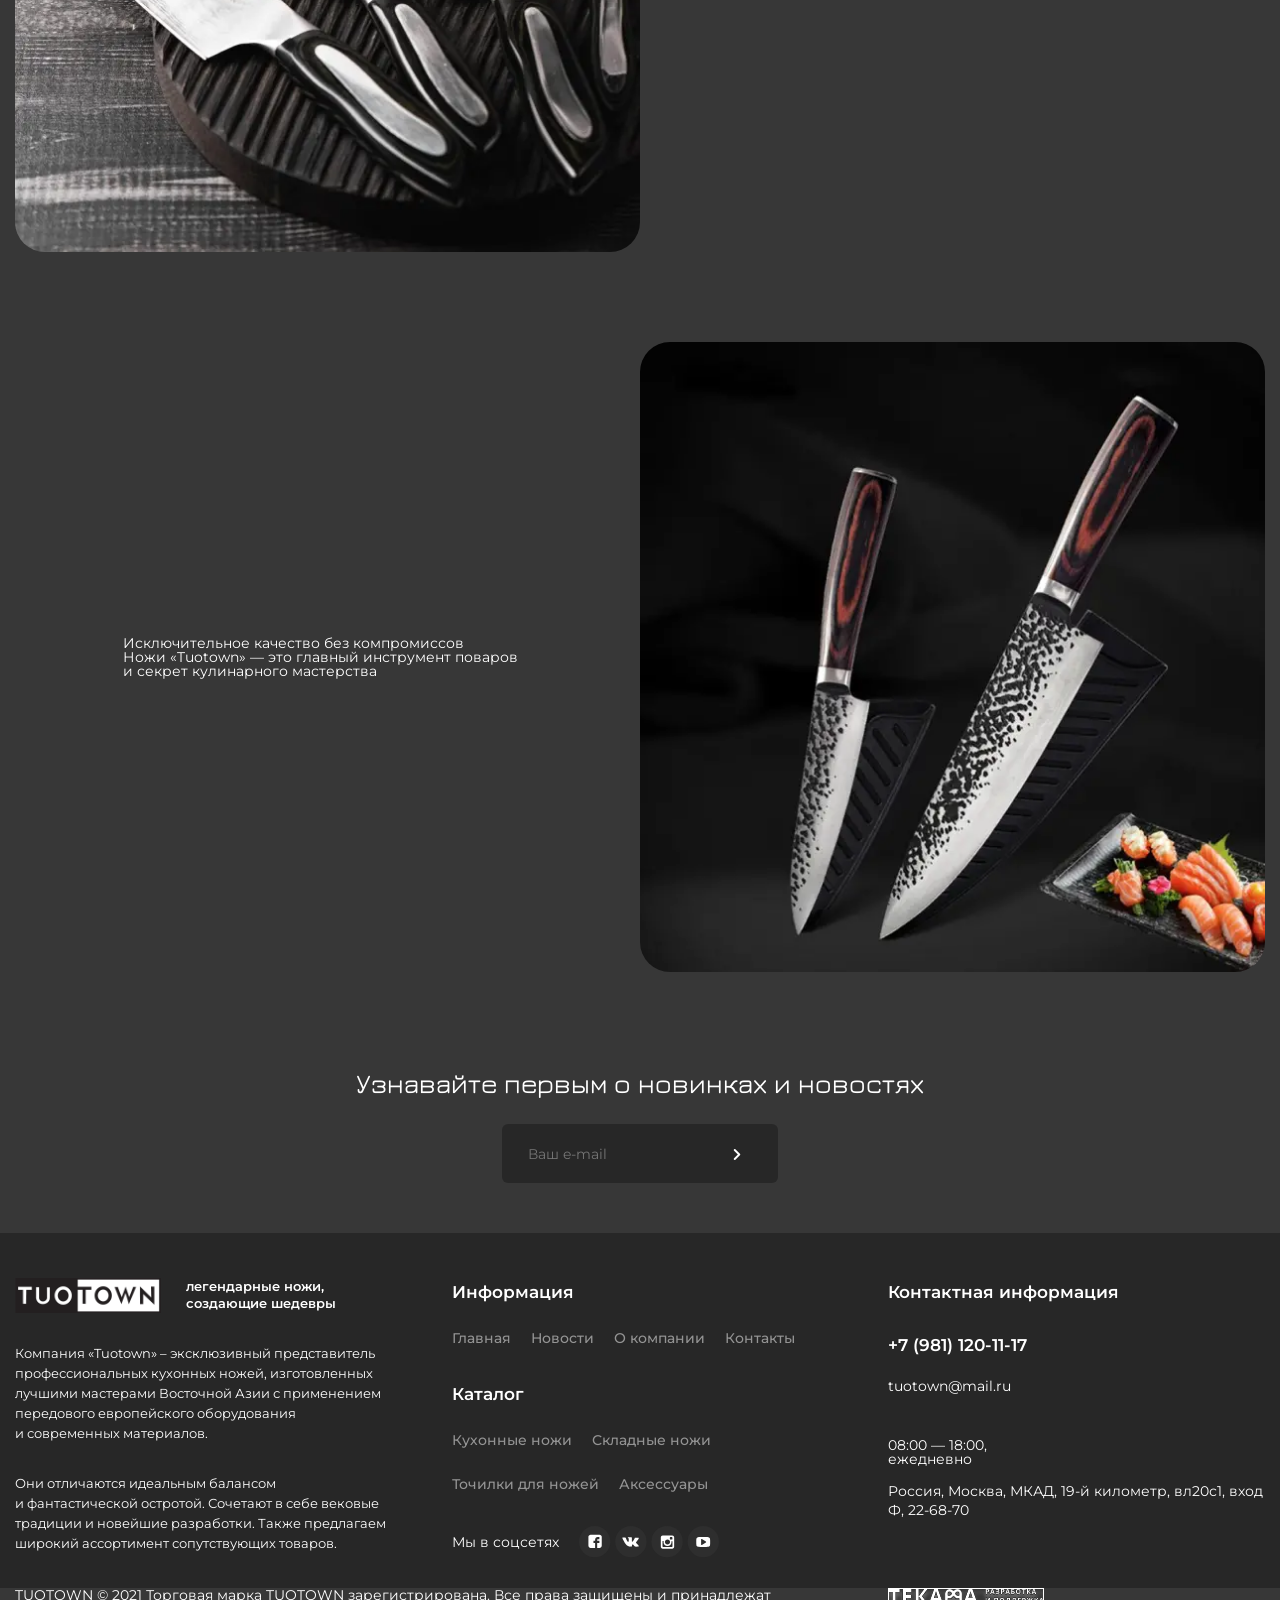
<file: map.html>
<!DOCTYPE html>
<html lang="ru">

<head>
	<title>Карта</title>
	<meta charset="UTF-8">
	<meta name="format-detection" content="telephone=no">
	<!-- <style>body{opacity: 0;}</style> -->
	<link rel="stylesheet" href="css/style.css">
	<link rel="shortcut icon" href="favicon.ico">
	<!-- <meta name="robots" content="noindex, nofollow"> -->
	<meta name="viewport" content="width=device-width, initial-scale=1.0">
</head>

<body>
	<div class="wrapper">
		<header class="header">
			<div class="header__body">
				<div class="header__left-menu header__left-menu_margion-top menu-left">
					<div class="menu-left__exit"><span class="_icon-arrow-left"></span></div>


					<ul class="menu-left__list-menu menu-up-left">
						<li class="menu-up-left__item">Кухонные ножи TUOTOWN</li>
						<li class="menu-up-left__item">Складные ножи TUOTOWN</li>
						<li class="menu-up-left__item">Кухонные ножи QXF</li>
						<li class="menu-up-left__item">Точильные камни</li>
						<li class="menu-up-left__item">Наборы для BBQ</li>
						<li class="menu-up-left__item">Кухонные принадлежности</li>
						<li class="menu-up-left__item">Туристические товары</li>
					</ul>
					<ul class="menu-left__down-menu menu-down-left">
						<li class="menu-down__item">Новости</li>
						<li class="menu-down__item">О компании</li>
						<li class="menu-down__item">Контакты</li>
						<li class="menu-down__item">Как проехать</li>
					</ul>
					<div class="menu-left__bg">
						<picture>
							<source srcset="img/header/background-burger.webp" type="image/webp"><img
								class="menu-left__img" src="img/header/background-burger.jpg" alt="">
						</picture>
					</div>
				</div>


				<div class="header__body body-header">
					<div class="body-header__mark mark-header">
						<div class="mark-header__wrap-icons">
							<span class="mark-header__menu _icon-main-menu"></span>
							<a href="../map.html" class="mark-header__mark _icon-mark1"></a>
						</div>
						<div class="mark-header__phone-number">8 981 120-11-17</div>
						<div class="mark-header__phone-icon">
							<img class="mark-header__img-phone" src="img/header/phoneMain.svg" alt="">
						</div>
					</div>
					<a href="index.html" class="mark-header__logo">
						<img src="img/header/logoKnife.svg" alt="">
					</a>
					<div class="body-header__icons icons-header">
						<a href="../catalog.html" data-da=".mark-header__wrap-icons, 550"
							class="icons-header__icon icons-header__icon_case  _icon-briefcase"></a>
						<div class="icons-header__icon icons-header__icon_message  _icon-message"></div>
						<div class="icons-header__icon icons-header__icon_search _icon-search"></div>
					</div>
				</div>

			</div>
		</header>
		<main class="page">



			<section class="card">
				<div class="card__container">
					<div class="card__body body-card">
						<div class="body-card__title">Карта</div>
						<div class="body-card__map map-card">
							<div class="map-card__selection seletion-card">
								<form class="seletion-card__search">
									<input class="seletion-card__input" placeholder="Страна, город, улица..."
										type="text">

								</form>
								<div class="seletion-card__icons">
									<div class="seletion-card__icon">
										<img class="seletion-card__img" src="img/map/icon/pic1.svg" alt="">
									</div>
									<div class="seletion-card__icon">
										<img class="seletion-card__img" src="img/map/icon/pic2.svg" alt="">
									</div>
									<div class="seletion-card__icon">
										<img class="seletion-card__img" src="img/map/icon/pic3.svg" alt="">
									</div>
									<div class="seletion-card__icon">
										<img class="seletion-card__img" src="img/map/icon/pic4.svg" alt="">
									</div>
									<div class="seletion-card__icon">
										<img class="seletion-card__img" src="img/map/icon/pic5.svg" alt="">
									</div>

								</div>
							</div>
							<div class="seletion-card__main-map">
								<iframe
									src="https://www.google.com/maps/embed?pb=!1m14!1m12!1m3!1d383967.68137621414!2d30.482214170804987!3d59.834504937709625!2m3!1f0!2f0!3f0!3m2!1i1024!2i768!4f13.1!5e0!3m2!1sru!2sru!4v1659629141695!5m2!1sru!2sru"
									width="960" height="771" style="border:0;" allowfullscreen="" loading="lazy"
									referrerpolicy="no-referrer-when-downgrade" id="32665cfdfc537fd7"></iframe>
							</div>
							<div class="seletion-card__addres"></div>
						</div>
					</div>
				</div>
			</section>

			<section class="knife-block-info">
				<div class="knife-block-info__container">
					<div class="knife-block-info__body knife-block-info__body_map body-info">
						<div class="body-info__top">
							<div class="body-info__wrap">
								<picture>
									<source srcset="img/product/knife-block-info/pic1.webp" type="image/webp"><img
										class="body-info__img" src="img/product/knife-block-info/pic1.jpg" alt="">
								</picture>
							</div>
							<div class="body-info__wrap-text">
								<div class="body-info__wrapper-text">
									<div class="body-info__title">Исключительное качество без компромиссов</div>
									<div class="body-info__text">Ножи «Tuotown» — это главный инструмент поваров
										и секрет
										кулинарного мастерства</div>
								</div>
							</div>
						</div>
						<div class="body-info__down">
							<div class="body-info__wrap-text">
								<div class="body-info__wrapper-text">
									<div class="body-info__title">Исключительное качество без компромиссов</div>
									<div class="body-info__text">Ножи «Tuotown» — это главный инструмент поваров
										и секрет
										кулинарного мастерства</div>
								</div>
							</div>
							<div class="body-info__wrap _ibg">
								<picture>
									<source srcset="img/product/knife-block-info/pic2.webp" type="image/webp"><img
										class="body-info__img" src="img/product/knife-block-info/pic2.jpg" alt="">
								</picture>
							</div>
						</div>
					</div>
				</div>
			</section>





			<div class="body-menu-knife__news body-menu-knife__news_catalog news-knife">
				<div class="news-knife__title">Узнавайте первым о новинках и новостях</div>
				<form class="news-knife__form" action="">
					<input class="news-knife__email " type="email" placeholder="Ваш e-mail">
					<span class="news-knife__arrow-right _icon-arrow-two"></span>
				</form>
			</div>
		</main>
		<footer class="footer">
			<div class="footer__back-color">
				<div class="footer__container">
					<div class="footer__body body-footer">
						<div class="body-footer__up up-footer">
							<div class="up-footer__about about-footer">
								<div class="about-footer__wrap-logo">
									<div class="about-footer__logo">
										<img class="about-footer__img" src="img/header/logoKnife.svg" alt="">
									</div>
									<div class="about-footer__txt">легендарные ножи, создающие шедевры</div>
								</div>
								<div class="about-footer__p">Компания «Tuotown» – эксклюзивный представитель
									профессиональных
									кухонных ножей, изготовленных лучшими мастерами Восточной Азии с применением
									передового
									европейского оборудования и современных материалов. </div>
								<div class="about-footer__p">Они отличаются идеальным балансом и фантастической
									остротой.
									Сочетают
									в себе вековые традиции и новейшие разработки. Также предлагаем широкий ассортимент
									сопутствующих товаров.</div>
							</div>
							<div class="up-footer__category category-footer">
								<div class="category-footer__info-wrap">
									<div class="category-footer__info-title">Информация</div>
									<div class="category-footer__items">
										<div class="category-footer__item">Главная</div>
										<div class="category-footer__item">Новости</div>
										<div class="category-footer__item">О компании</div>
										<div class="category-footer__item">Контакты</div>
									</div>
								</div>
								<div class="category-footer__info-wrap">
									<div class="category-footer__info-title">Каталог</div>
									<div class="category-footer__items">
										<div class="category-footer__item">Кухонные ножи</div>
										<div class="category-footer__item">Складные ножи</div>
										<div class="category-footer__item">Точилки для ножей</div>
										<div class="category-footer__item">Аксессуары</div>
									</div>
								</div>

								<div class="category-footer__soc soc-footer">
									<div class="soc-footer__title">Мы в соцсетях</div>
									<div class="soc-footer__icons icons-footer">
										<img class="icons-footer__item" src="img/footer/facebook.svg" alt="">
										<img class="icons-footer__item" src="img/footer/vk.svg" alt="">
										<img class="icons-footer__item" src="img/footer/instagramm.svg" alt="">
										<img class="icons-footer__item" src="img/footer/youtube.svg" alt="">
									</div>
								</div>



							</div>

							<div class="up-footer__contact contact-footer">
								<div class="contact-footer__title">Контактная информация</div>
								<div class="contact-footer__call">+7 (981) 120-11-17</div>
								<div class="contact-footer__mail">tuotown@mail.ru</div>
								<div class="contact-footer__time">08:00 — 18:00, ежедневно</div>
								<div class="contact-footer__addres">Россия, Москва, МКАД, 19-й километр,
									вл20с1, вход Ф, 22-68-70</div>
								<div class="contact-footer__count">
									<!-- begin of Top100 code -->

									<script id="top100Counter" type="text/javascript"
										src="http://counter.rambler.ru/top100.jcn?2612013&_v=20220806230927"></script>
									<noscript>
										<a href="http://top100.rambler.ru/navi/2612013/">
											<picture>
												<source srcset="http://counter.rambler.ru/top100.cnt?2612013"
													type="image/webp"><img
													src="http://counter.rambler.ru/top100.cnt?2612013"
													alt="Rambler's Top100" border="0" />
											</picture>
										</a>

									</noscript>
									<!-- end of Top100 code -->
								</div>
							</div>
						</div>

					</div>
				</div>
			</div>





			<div class="body-footer__end end-footer">
				<div class="end-footer__container">
					<div class="end-footer__rights-reserved">TUOTOWN © 2021 Торговая марка TUOTOWN зарегистрирована. Все
						права защищены и принадлежат правообладателям.</div>
					<div class="end-footer__logo">
						<picture>
							<source srcset="img/footer/logo.webp" type="image/webp"><img src="img/footer/logo.png"
								alt="">
						</picture>
					</div>
				</div>
			</div>

		</footer>
	</div>
	<!-- 
<div id="popup" aria-hidden="true" class="popup">
	<div class="popup__wrapper">
		<div class="popup__content">
			<button data-close type="button" class="popup__close">Закрыть</button>
			<div class="popup__text">
			</div>
		</div>
	</div>
</div>
 -->

	<script src="js/app.min.js?_v=20220806230927"></script>
</body>

</html>
</file>
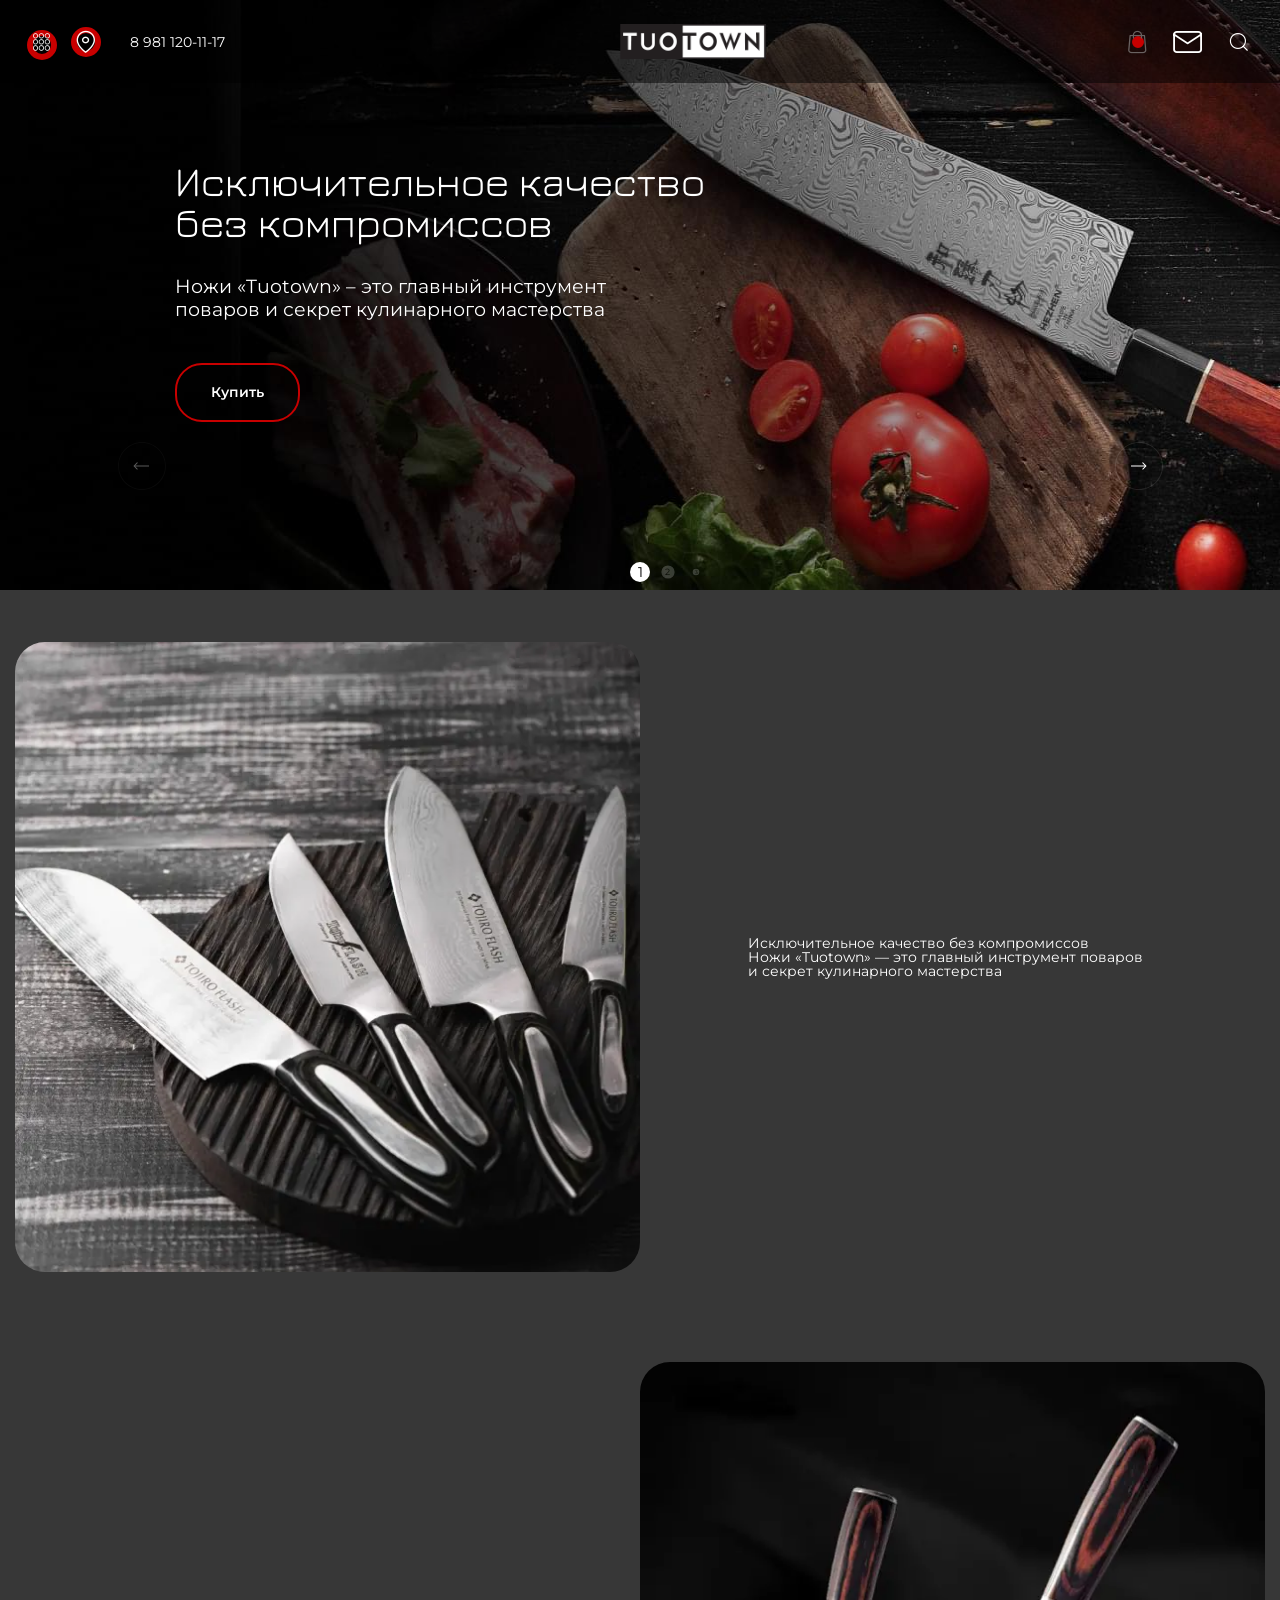
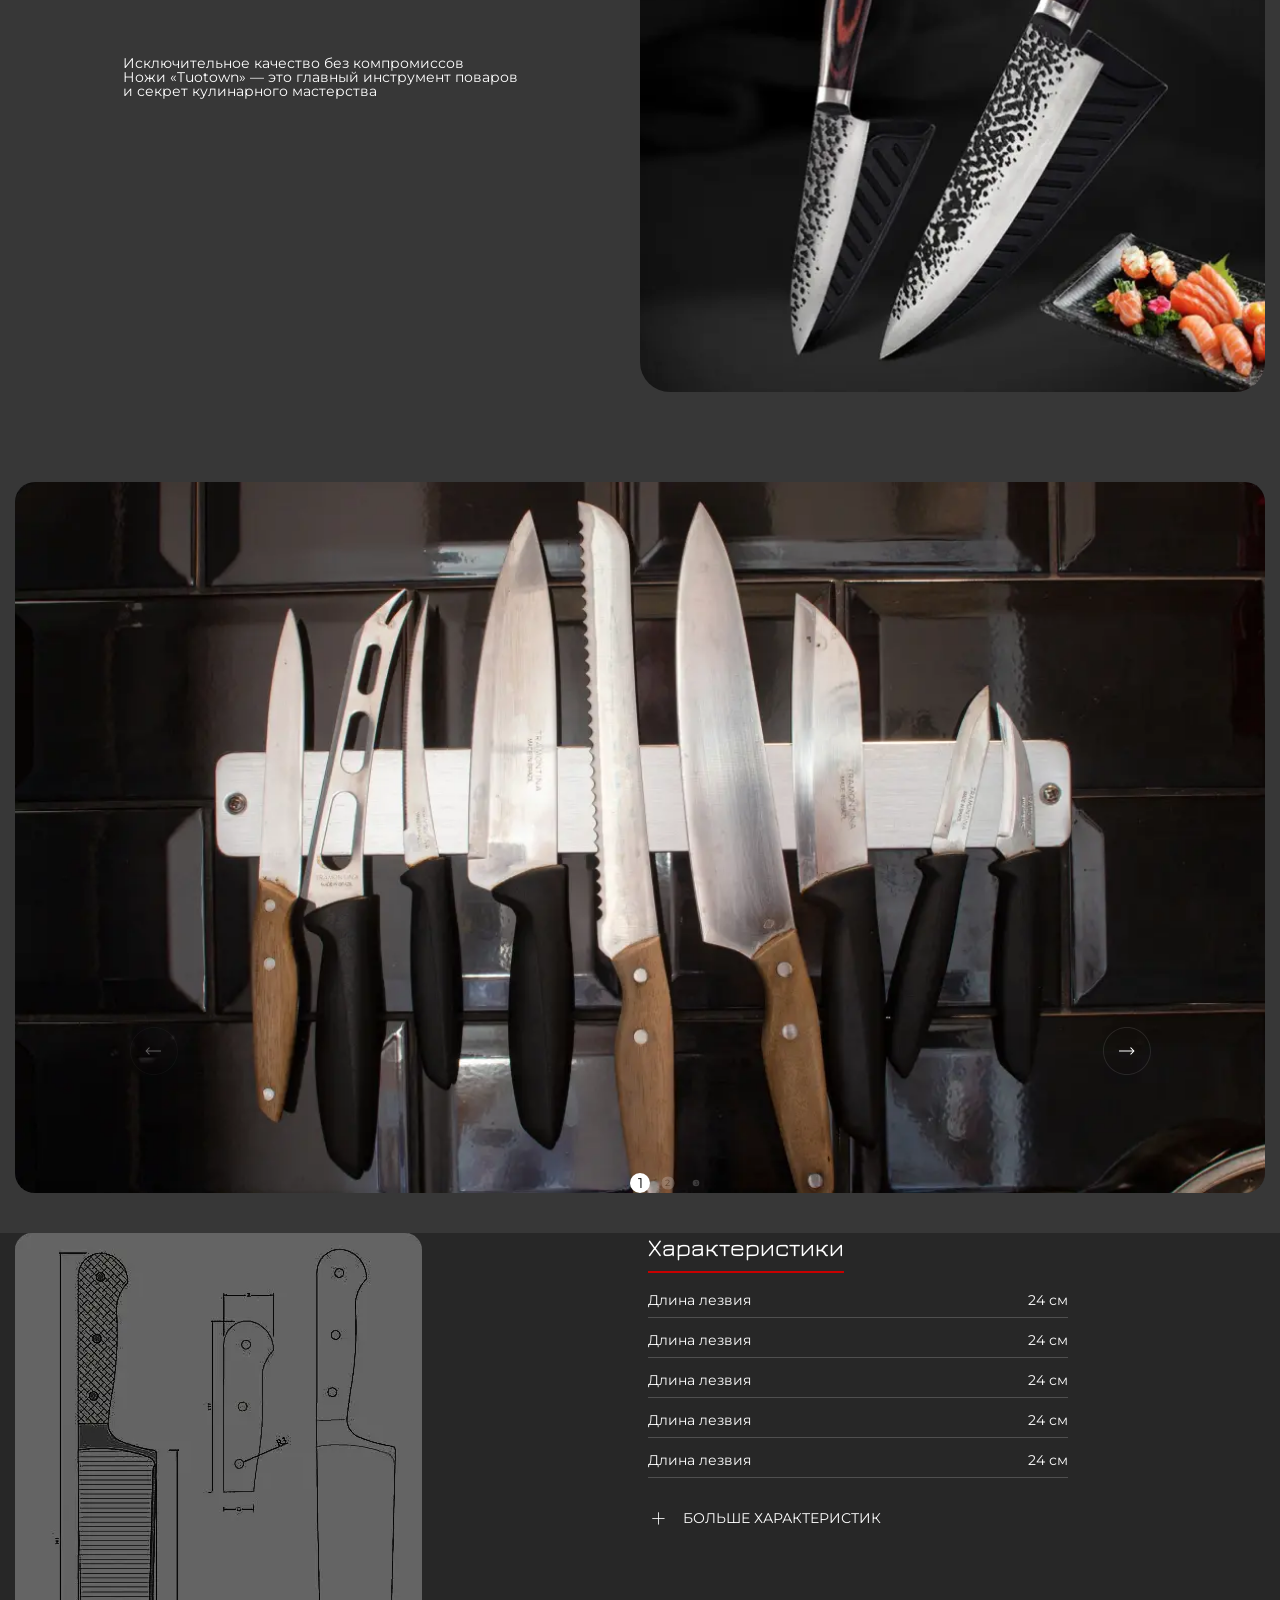
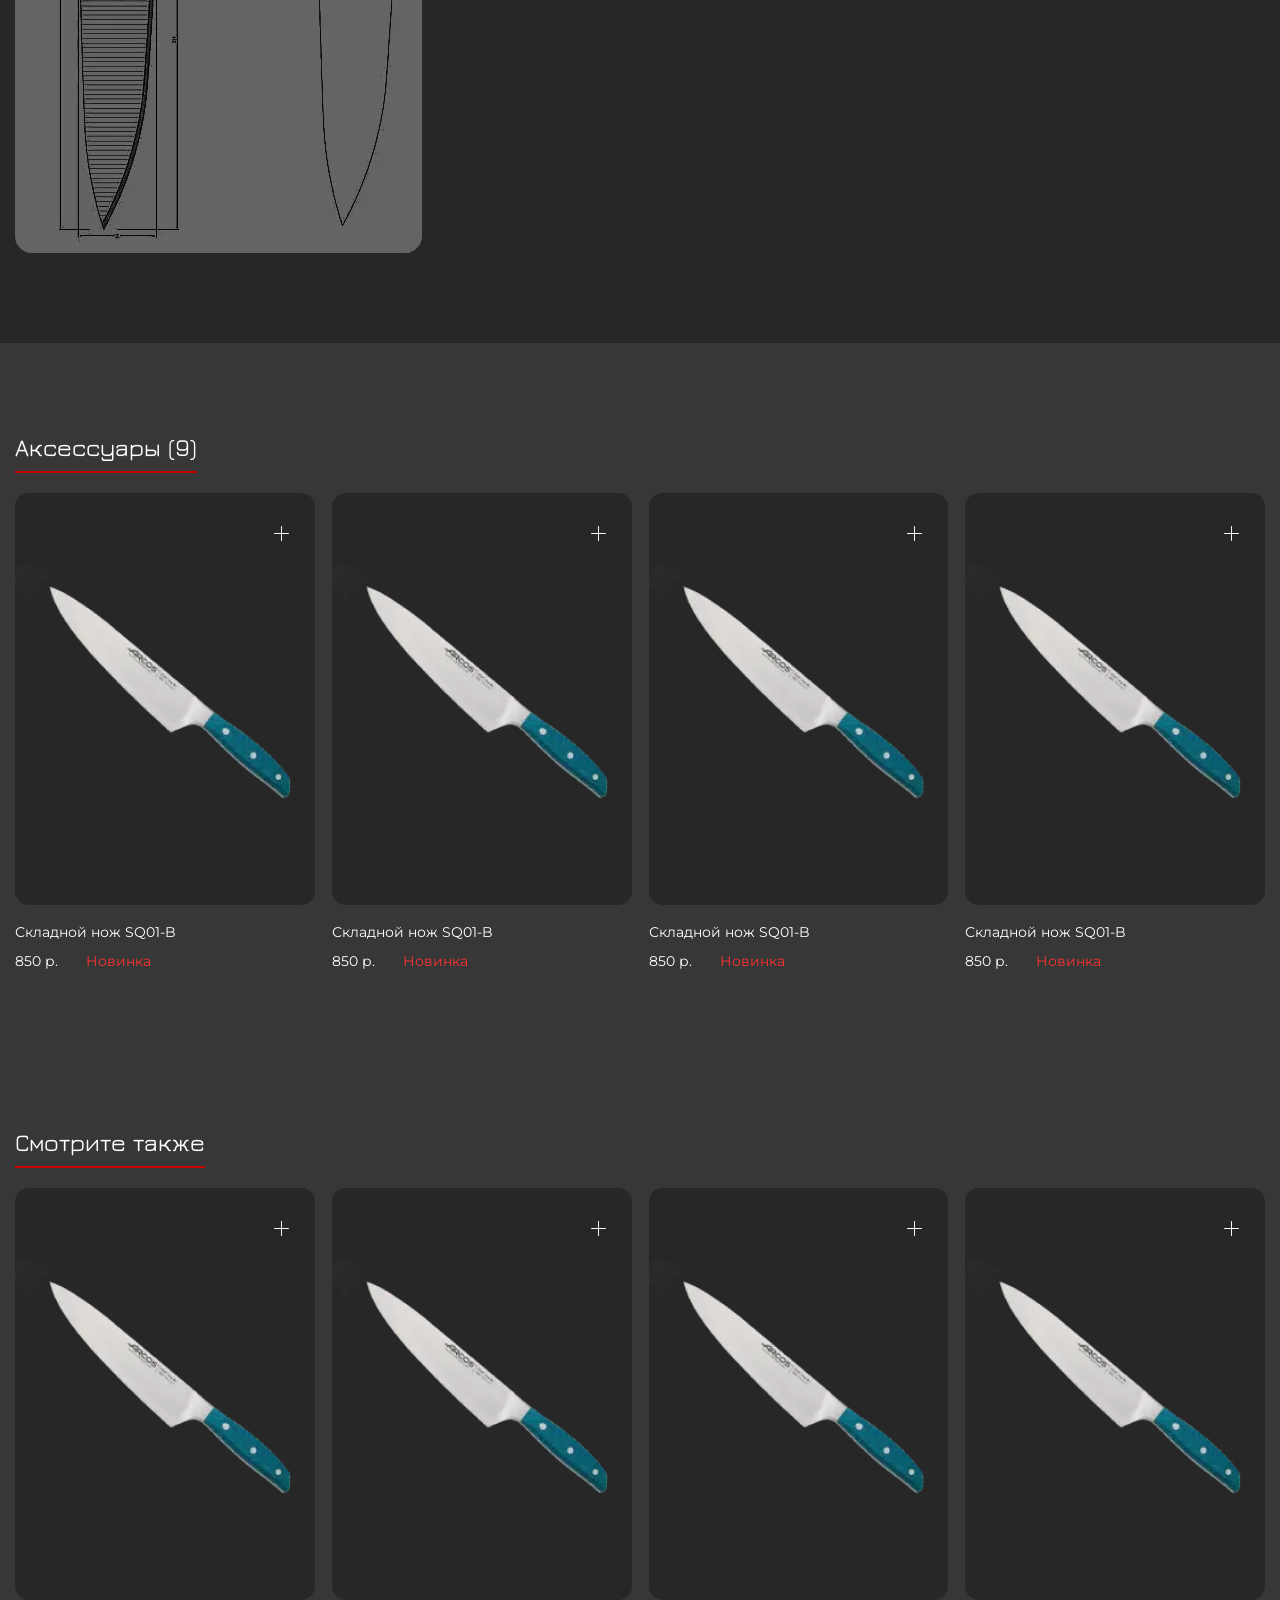
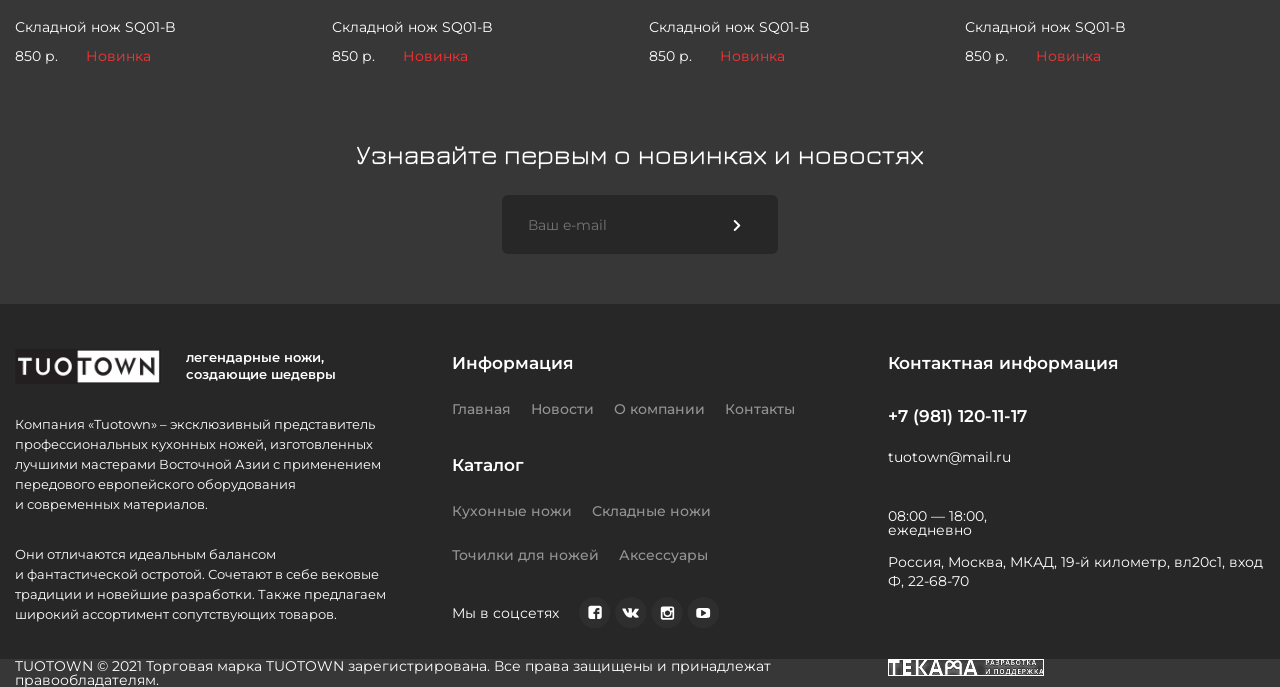
<file: product.html>
<!DOCTYPE html>
<html lang="ru">

<head>
	<title>Продукт</title>
	<meta charset="UTF-8">
	<meta name="format-detection" content="telephone=no">
	<!-- <style>body{opacity: 0;}</style> -->
	<link rel="stylesheet" href="css/style.css">
	<link rel="shortcut icon" href="favicon.ico">
	<!-- <meta name="robots" content="noindex, nofollow"> -->
	<meta name="viewport" content="width=device-width, initial-scale=1.0">
</head>

<body>
	<div class="wrapper">
		<header class="header">
			<div class="header__body">
				<div class="header__left-menu header__left-menu_margion-top menu-left">
					<div class="menu-left__exit"><span class="_icon-arrow-left"></span></div>


					<ul class="menu-left__list-menu menu-up-left">
						<li class="menu-up-left__item">Кухонные ножи TUOTOWN</li>
						<li class="menu-up-left__item">Складные ножи TUOTOWN</li>
						<li class="menu-up-left__item">Кухонные ножи QXF</li>
						<li class="menu-up-left__item">Точильные камни</li>
						<li class="menu-up-left__item">Наборы для BBQ</li>
						<li class="menu-up-left__item">Кухонные принадлежности</li>
						<li class="menu-up-left__item">Туристические товары</li>
					</ul>
					<ul class="menu-left__down-menu menu-down-left">
						<li class="menu-down__item">Новости</li>
						<li class="menu-down__item">О компании</li>
						<li class="menu-down__item">Контакты</li>
						<li class="menu-down__item">Как проехать</li>
					</ul>
					<div class="menu-left__bg">
						<picture>
							<source srcset="img/header/background-burger.webp" type="image/webp"><img
								class="menu-left__img" src="img/header/background-burger.jpg" alt="">
						</picture>
					</div>
				</div>


				<div class="header__body body-header">
					<div class="body-header__mark mark-header">
						<div class="mark-header__wrap-icons">
							<span class="mark-header__menu _icon-main-menu"></span>
							<a href="../map.html" class="mark-header__mark _icon-mark1"></a>
						</div>
						<div class="mark-header__phone-number">8 981 120-11-17</div>
						<div class="mark-header__phone-icon">
							<img class="mark-header__img-phone" src="img/header/phoneMain.svg" alt="">
						</div>
					</div>
					<a href="index.html" class="mark-header__logo">
						<img src="img/header/logoKnife.svg" alt="">
					</a>
					<div class="body-header__icons icons-header">
						<a href="../catalog.html" data-da=".mark-header__wrap-icons, 550"
							class="icons-header__icon icons-header__icon_case  _icon-briefcase"></a>
						<div class="icons-header__icon icons-header__icon_message  _icon-message"></div>
						<div class="icons-header__icon icons-header__icon_search _icon-search"></div>
					</div>
				</div>

			</div>
		</header>
		<main class="page">
			<section class="main-banner">
				<div class="main-banner__slider">
					<div class="main-banner__swiper">
						<div class="main-banner__slide slide-main">
							<div class="slide-main__container">
								<div class="slide-main__wrapper-content">
									<div class="slide-main__title">Исключительное качество без компромиссов</div>
									<div class="slide-main__text">Ножи «Tuotown» – это главный инструмент поваров и
										секрет
										кулинарного мастерства</div>
									<div class="slide-main__button">Купить</div>
								</div>
							</div>
						</div>
						<div class="main-banner__slide slide-main">
							<div class="slide-main__container">
								<div class="slide-main__wrapper-content">
									<div class="slide-main__title">Исключительное качество без компромиссов</div>
									<div class="slide-main__text">Ножи «Tuotown» – это главный инструмент поваров и
										секрет
										кулинарного мастерства</div>
									<div class="slide-main__button">Купить</div>
								</div>
							</div>
						</div>
						<div class="main-banner__slide slide-main">
							<div class="slide-main__container">
								<div class="slide-main__wrapper-content">
									<div class="slide-main__title">Заголовок</div>
									<div class="slide-main__text">Какой то текст ножи «Tuotown» – это главный инструмент
										поваров и
										секрет
										кулинарного мастерства</div>
									<div class="slide-main__button">Купить</div>
								</div>
							</div>
						</div>
					</div>
					<div class="swiper-pagination"></div>

					<!-- If we need navigation buttons -->
					<div class="arrows__container">

						<div class="swiper-button-prev"><span class="swiper-button-prev__span"><img
									src="img/main/leftArrow.svg" alt=""></span></div>
						<div class="swiper-button-next"><span class="swiper-button-next__span"><img
									src="img/main/right-arrow.svg" alt=""></span></div>

					</div>
				</div>
				<div class="main-banner__bg">
					<img class="slide-main__img slide-main__img_1" src="img/main/mainSlide.jpg" alt="">

					<picture>
						<source srcset="img/main/background-2.webp" type="image/webp"><img
							class="slide-main__img slide-main__img_2" src="img/main/background-2.jpg" alt="">
					</picture>
					<picture>
						<source srcset="img/main/background-3.webp" type="image/webp"><img
							class="slide-main__img slide-main__img_3" src="img/main/background-3.jpg" alt="">
					</picture>
				</div>
			</section>




			<section class="knife-block-info">
				<div class="knife-block-info__container">
					<div class="knife-block-info__body body-info">
						<div class="body-info__top">
							<div class="body-info__wrap">
								<picture>
									<source srcset="img/product/knife-block-info/pic1.webp" type="image/webp"><img
										class="body-info__img" src="img/product/knife-block-info/pic1.jpg" alt="">
								</picture>
							</div>
							<div class="body-info__wrap-text">
								<div class="body-info__wrapper-text">
									<div class="body-info__title">Исключительное качество без компромиссов</div>
									<div class="body-info__text">Ножи «Tuotown» — это главный инструмент поваров
										и секрет
										кулинарного мастерства</div>
								</div>
							</div>
						</div>
						<div class="body-info__down">
							<div class="body-info__wrap-text">
								<div class="body-info__wrapper-text">
									<div class="body-info__title">Исключительное качество без компромиссов</div>
									<div class="body-info__text">Ножи «Tuotown» — это главный инструмент поваров
										и секрет
										кулинарного мастерства</div>
								</div>
							</div>
							<div class="body-info__wrap _ibg">
								<picture>
									<source srcset="img/product/knife-block-info/pic2.webp" type="image/webp"><img
										class="body-info__img" src="img/product/knife-block-info/pic2.jpg" alt="">
								</picture>
							</div>
						</div>
					</div>
				</div>
			</section>

			<section class="product-gallery">
				<div class="product-gallery__container">
					<div class="product-gallery__body body-gallery-product">
						<div class="body-gallery-product__slider">
							<div class="body-gallery-product__swiper">
								<div class="body-gallery-product__slide _ibg">
									<picture>
										<source srcset="img/product/swiper-block/pic1.webp" type="image/webp"><img
											class="body-gallery-product__img " src="img/product/swiper-block/pic1.jpg"
											alt="">
									</picture>
								</div>
								<div class="body-gallery-product__slide _ibg">
									<picture>
										<source srcset="img/product/swiper-block/pic1.webp" type="image/webp"><img
											class="body-gallery-product__img" src="img/product/swiper-block/pic1.jpg"
											alt="">
									</picture>
								</div>
								<div class="body-gallery-product__slide _ibg">
									<picture>
										<source srcset="img/product/swiper-block/pic1.webp" type="image/webp"><img
											class="body-gallery-product__img" src="img/product/swiper-block/pic1.jpg"
											alt="">
									</picture>
								</div>

							</div>
							<div class="swiper-pagination"></div>

							<!-- If we need navigation buttons -->
							<div class="arrows__container">

								<div class="swiper-button-prev"><span class="swiper-button-prev__span"><img
											src="img/main/leftArrow.svg" alt=""></span></div>
								<div class="swiper-button-next"><span class="swiper-button-next__span"><img
											src="img/main/right-arrow.svg" alt=""></span></div>
							</div>
						</div>
					</div>
			</section>

			<section class="characteristic">
				<div class="characteristic__container">
					<div class="characteristic__body body-characteristic">
						<div class="body-characteristic__left">
							<div class="body-characteristic__wrap-img _ibg">
								<picture>
									<source srcset="img/product/pic-knife.webp" type="image/webp"><img
										class="body-characteristic__img" src="img/product/pic-knife.jpg" alt="">
								</picture>
							</div>
						</div>
						<div class="body-characteristic__right right-characteristic">
							<div class="right-characteristic__wrap">
								<div class="right-characteristic__title">Характеристики</div>
								<div class="right-characteristic__blads-length blads-length-characteristic">
									<div class="blads-length-characteristic__item">
										<div class="blads-length-characteristic__left-text">Длина лезвия</div>
										<div class="blads-length-characteristic__right-text">24 см</div>
									</div>
									<div class="blads-length-characteristic__item">
										<div class="blads-length-characteristic__left-text">Длина лезвия</div>
										<div class="blads-length-characteristic__right-text">24 см</div>
									</div>
									<div class="blads-length-characteristic__item">
										<div class="blads-length-characteristic__left-text">Длина лезвия</div>
										<div class="blads-length-characteristic__right-text">24 см</div>
									</div>
									<div class="blads-length-characteristic__item">
										<div class="blads-length-characteristic__left-text">Длина лезвия</div>
										<div class="blads-length-characteristic__right-text">24 см</div>
									</div>
									<div class="blads-length-characteristic__item">
										<div class="blads-length-characteristic__left-text">Длина лезвия</div>
										<div class="blads-length-characteristic__right-text">24 см</div>
									</div>
								</div>
								<div class="right-characteristic__add add-characteristic">
									<div class="add-characteristic__plus">
										<span class="_icon-plus"></span>
									</div>
									<div class="add-characteristic__text">
										БОЛЬШЕ ХАРАКТЕРИСТИК
									</div>
								</div>
							</div>
						</div>
					</div>
				</div>
			</section>

			<section class="product-knife-bottom">
				<div class="product-knife-bottom__container">
					<div class="product-knife-bottom__body body-bottom-knife">

						<div class="body-bottom-knife__up up-knife-bottom">
							<div class="right-characteristic__title right-characteristic__title_accessory">Аксессуары
								(9)
							</div>
							<div class="one-knife-catalog__items">
								<div class="one-knife-catalog__item item-catalog">
									<div class="item-catalog__wrap-img">
										<div class="item-catalog__add">
											<div class="item-catalog__plus">
												<span class="_icon-plus item-catalog__plus-span"></span>
												<span class="_icon-briefcase item-catalog__briefcase-span"></span>
											</div>
										</div>
										<picture>
											<source srcset="img/main/knifeImg/knife.webp" type="image/webp"><img
												class="item-catalog__img" src="img/main/knifeImg/knife.png" alt="">
										</picture>
									</div>
									<div class="item-catalog__text-block text-block-catalog-item">
										<div class="text-block-catalog-item__title">Складной нож SQ01-B</div>
										<div class="text-block-catalog-item__wrap-txt">
											<div class="text-block-catalog-item__price">850 р.</div>
											<div class="text-block-catalog-item__new">Новинка</div>
										</div>
									</div>
								</div>
								<div class="one-knife-catalog__item item-catalog">
									<div class="item-catalog__wrap-img">
										<div class="item-catalog__add">
											<div class="item-catalog__plus">
												<span class="_icon-plus item-catalog__plus-span"></span>
											</div>
										</div>
										<picture>
											<source srcset="img/main/knifeImg/knife.webp" type="image/webp"><img
												class="item-catalog__img" src="img/main/knifeImg/knife.png" alt="">
										</picture>
									</div>
									<div class="item-catalog__text-block text-block-catalog-item">
										<div class="text-block-catalog-item__title">Складной нож SQ01-B</div>
										<div class="text-block-catalog-item__wrap-txt">
											<div class="text-block-catalog-item__price">850 р.</div>
											<div class="text-block-catalog-item__new">Новинка</div>
										</div>
									</div>
								</div>
								<div class="one-knife-catalog__item item-catalog">
									<div class="item-catalog__wrap-img">
										<div class="item-catalog__add">
											<div class="item-catalog__plus">
												<span class="_icon-plus item-catalog__plus-span"></span>
											</div>
										</div>
										<picture>
											<source srcset="img/main/knifeImg/knife.webp" type="image/webp"><img
												class="item-catalog__img" src="img/main/knifeImg/knife.png" alt="">
										</picture>
									</div>
									<div class="item-catalog__text-block text-block-catalog-item">
										<div class="text-block-catalog-item__title">Складной нож SQ01-B</div>
										<div class="text-block-catalog-item__wrap-txt">
											<div class="text-block-catalog-item__price">850 р.</div>
											<div class="text-block-catalog-item__new">Новинка</div>
										</div>
									</div>
								</div>
								<div class="one-knife-catalog__item item-catalog">
									<div class="item-catalog__wrap-img">
										<div class="item-catalog__add">
											<div class="item-catalog__plus">
												<span class="_icon-plus item-catalog__plus-span"></span>
											</div>
										</div>
										<picture>
											<source srcset="img/main/knifeImg/knife.webp" type="image/webp"><img
												class="item-catalog__img" src="img/main/knifeImg/knife.png" alt="">
										</picture>
									</div>
									<div class="item-catalog__text-block text-block-catalog-item">
										<div class="text-block-catalog-item__title">Складной нож SQ01-B</div>
										<div class="text-block-catalog-item__wrap-txt">
											<div class="text-block-catalog-item__price">850 р.</div>
											<div class="text-block-catalog-item__new">Новинка</div>
										</div>
									</div>
								</div>
							</div>
						</div>
						<div class="body-bottom-knife__down">
							<div class="right-characteristic__title right-characteristic__title_accessory">Смотрите
								также
							</div>
							<div class="one-knife-catalog__items">
								<div class="one-knife-catalog__item item-catalog">
									<div class="item-catalog__wrap-img">
										<div class="item-catalog__add">
											<div class="item-catalog__plus">
												<span class="_icon-plus item-catalog__plus-span"></span>
												<span class="_icon-briefcase item-catalog__briefcase-span"></span>
											</div>
										</div>
										<picture>
											<source srcset="img/main/knifeImg/knife.webp" type="image/webp"><img
												class="item-catalog__img" src="img/main/knifeImg/knife.png" alt="">
										</picture>
									</div>
									<div class="item-catalog__text-block text-block-catalog-item">
										<div class="text-block-catalog-item__title">Складной нож SQ01-B</div>
										<div class="text-block-catalog-item__wrap-txt">
											<div class="text-block-catalog-item__price">850 р.</div>
											<div class="text-block-catalog-item__new">Новинка</div>
										</div>
									</div>
								</div>
								<div class="one-knife-catalog__item item-catalog">
									<div class="item-catalog__wrap-img">
										<div class="item-catalog__add">
											<div class="item-catalog__plus">
												<span class="_icon-plus item-catalog__plus-span"></span>
											</div>
										</div>
										<picture>
											<source srcset="img/main/knifeImg/knife.webp" type="image/webp"><img
												class="item-catalog__img" src="img/main/knifeImg/knife.png" alt="">
										</picture>
									</div>
									<div class="item-catalog__text-block text-block-catalog-item">
										<div class="text-block-catalog-item__title">Складной нож SQ01-B</div>
										<div class="text-block-catalog-item__wrap-txt">
											<div class="text-block-catalog-item__price">850 р.</div>
											<div class="text-block-catalog-item__new">Новинка</div>
										</div>
									</div>
								</div>
								<div class="one-knife-catalog__item item-catalog">
									<div class="item-catalog__wrap-img">
										<div class="item-catalog__add">
											<div class="item-catalog__plus">
												<span class="_icon-plus item-catalog__plus-span"></span>
											</div>
										</div>
										<picture>
											<source srcset="img/main/knifeImg/knife.webp" type="image/webp"><img
												class="item-catalog__img" src="img/main/knifeImg/knife.png" alt="">
										</picture>
									</div>
									<div class="item-catalog__text-block text-block-catalog-item">
										<div class="text-block-catalog-item__title">Складной нож SQ01-B</div>
										<div class="text-block-catalog-item__wrap-txt">
											<div class="text-block-catalog-item__price">850 р.</div>
											<div class="text-block-catalog-item__new">Новинка</div>
										</div>
									</div>
								</div>
								<div class="one-knife-catalog__item item-catalog">
									<div class="item-catalog__wrap-img">
										<div class="item-catalog__add">
											<div class="item-catalog__plus">
												<span class="_icon-plus item-catalog__plus-span"></span>
											</div>
										</div>
										<picture>
											<source srcset="img/main/knifeImg/knife.webp" type="image/webp"><img
												class="item-catalog__img" src="img/main/knifeImg/knife.png" alt="">
										</picture>
									</div>
									<div class="item-catalog__text-block text-block-catalog-item">
										<div class="text-block-catalog-item__title">Складной нож SQ01-B</div>
										<div class="text-block-catalog-item__wrap-txt">
											<div class="text-block-catalog-item__price">850 р.</div>
											<div class="text-block-catalog-item__new">Новинка</div>
										</div>
									</div>
								</div>
							</div>
						</div>
					</div>
				</div>
			</section>

			<div class="body-menu-knife__news body-menu-knife__news_catalog news-knife">
				<div class="news-knife__title">Узнавайте первым о новинках и новостях</div>
				<form class="news-knife__form" action="">
					<input class="news-knife__email " type="email" placeholder="Ваш e-mail">
					<span class="news-knife__arrow-right _icon-arrow-two"></span>
				</form>
			</div>
		</main>
		<footer class="footer">
			<div class="footer__back-color">
				<div class="footer__container">
					<div class="footer__body body-footer">
						<div class="body-footer__up up-footer">
							<div class="up-footer__about about-footer">
								<div class="about-footer__wrap-logo">
									<div class="about-footer__logo">
										<img class="about-footer__img" src="img/header/logoKnife.svg" alt="">
									</div>
									<div class="about-footer__txt">легендарные ножи, создающие шедевры</div>
								</div>
								<div class="about-footer__p">Компания «Tuotown» – эксклюзивный представитель
									профессиональных
									кухонных ножей, изготовленных лучшими мастерами Восточной Азии с применением
									передового
									европейского оборудования и современных материалов. </div>
								<div class="about-footer__p">Они отличаются идеальным балансом и фантастической
									остротой.
									Сочетают
									в себе вековые традиции и новейшие разработки. Также предлагаем широкий ассортимент
									сопутствующих товаров.</div>
							</div>
							<div class="up-footer__category category-footer">
								<div class="category-footer__info-wrap">
									<div class="category-footer__info-title">Информация</div>
									<div class="category-footer__items">
										<div class="category-footer__item">Главная</div>
										<div class="category-footer__item">Новости</div>
										<div class="category-footer__item">О компании</div>
										<div class="category-footer__item">Контакты</div>
									</div>
								</div>
								<div class="category-footer__info-wrap">
									<div class="category-footer__info-title">Каталог</div>
									<div class="category-footer__items">
										<div class="category-footer__item">Кухонные ножи</div>
										<div class="category-footer__item">Складные ножи</div>
										<div class="category-footer__item">Точилки для ножей</div>
										<div class="category-footer__item">Аксессуары</div>
									</div>
								</div>

								<div class="category-footer__soc soc-footer">
									<div class="soc-footer__title">Мы в соцсетях</div>
									<div class="soc-footer__icons icons-footer">
										<img class="icons-footer__item" src="img/footer/facebook.svg" alt="">
										<img class="icons-footer__item" src="img/footer/vk.svg" alt="">
										<img class="icons-footer__item" src="img/footer/instagramm.svg" alt="">
										<img class="icons-footer__item" src="img/footer/youtube.svg" alt="">
									</div>
								</div>



							</div>

							<div class="up-footer__contact contact-footer">
								<div class="contact-footer__title">Контактная информация</div>
								<div class="contact-footer__call">+7 (981) 120-11-17</div>
								<div class="contact-footer__mail">tuotown@mail.ru</div>
								<div class="contact-footer__time">08:00 — 18:00, ежедневно</div>
								<div class="contact-footer__addres">Россия, Москва, МКАД, 19-й километр,
									вл20с1, вход Ф, 22-68-70</div>
								<div class="contact-footer__count">
									<!-- begin of Top100 code -->

									<script id="top100Counter" type="text/javascript"
										src="http://counter.rambler.ru/top100.jcn?2612013&_v=20220806230927"></script>
									<noscript>
										<a href="http://top100.rambler.ru/navi/2612013/">
											<picture>
												<source srcset="http://counter.rambler.ru/top100.cnt?2612013"
													type="image/webp"><img
													src="http://counter.rambler.ru/top100.cnt?2612013"
													alt="Rambler's Top100" border="0" />
											</picture>
										</a>

									</noscript>
									<!-- end of Top100 code -->
								</div>
							</div>
						</div>

					</div>
				</div>
			</div>





			<div class="body-footer__end end-footer">
				<div class="end-footer__container">
					<div class="end-footer__rights-reserved">TUOTOWN © 2021 Торговая марка TUOTOWN зарегистрирована. Все
						права защищены и принадлежат правообладателям.</div>
					<div class="end-footer__logo">
						<picture>
							<source srcset="img/footer/logo.webp" type="image/webp"><img src="img/footer/logo.png"
								alt="">
						</picture>
					</div>
				</div>
			</div>

		</footer>
	</div>
	<!-- 
<div id="popup" aria-hidden="true" class="popup">
	<div class="popup__wrapper">
		<div class="popup__content">
			<button data-close type="button" class="popup__close">Закрыть</button>
			<div class="popup__text">
			</div>
		</div>
	</div>
</div>
 -->

	<script src="js/app.min.js?_v=20220806230927"></script>
</body>

</html>
</file>
<file: css/style.css>
@import url(https://fonts.googleapis.com/css?family=Montserrat:100,200,300,regular,500,600,700,800,900);
@import url(https://fonts.googleapis.com/css?family=Jura:300,regular,500,600,700);
/* @charset "UTF-8"; */

@font-face {
  font-family: icons;
  font-display: swap;
  src: url("../fonts/icons.woff2") format("woff2"), url("../fonts/icons.woff") format("woff");
  font-weight: 400;
  font-style: normal;
}

[class*=_icon-]:before {
  font-family: "icons";
  font-style: normal;
  font-weight: normal;
  font-variant: normal;
  text-transform: none;
  line-height: 1;
  -webkit-font-smoothing: antialiased;
  -moz-osx-font-smoothing: grayscale;
}

[class*=_icon-]:before {
  display: block;
}

._icon-arrow-top-right:before {
  content: "\e905";
  color: #828282;
}

._icon-star:before {
  content: "\e906";
  color: #f2994a;
}

._icon-add:before {
  content: "\e907";
  color: #fff;
}

._icon-delete:before {
  content: "\e908";
  color: #828282;
}

._icon-arrow-top:before {
  content: "\e909";
  color: #828282;
}

._icon-arrow-right1:before {
  content: "\e90a";
  color: #828282;
}

._icon-arrow-left:before {
  content: "\e917";
  color: #828282;
}

._icon-arrow-button:before {
  content: "\e918";
  color: #828282;
}

._icon-ok1:before {
  content: "\e919";
  color: #828282;
}

._icon-mark1:before {
  content: "\e91a";
  color: #fff;
}

._icon-yotube-last-button .path1:before {
  content: "\e90c";
  color: rgb(200, 0, 0);
}

._icon-yotube-last-button .path2:before {
  content: "\e910";
  margin-left: -1em;
  color: rgb(255, 255, 255);
}

._icon-arrow .path1:before {
  content: "\e900";
  color: rgb(255, 255, 255);
  opacity: 0.1;
}

._icon-arrow .path2:before {
  content: "\e901";
  margin-left: -1em;
  color: rgb(255, 255, 255);
}

._icon-arrow-right:before {
  content: "\e902";
  color: #828282;
}

._icon-arrow-two:before {
  content: "\e903";
  color: #fff;
}

._icon-briefcase:before {
  content: "\e904";
  color: #fff;
}

._icon-main-menu:before {
  content: "\e90b";
  color: #fff;
}

._icon-mark:before {
  content: "\e90d";
}

._icon-message:before {
  content: "\e90f";
  color: #fff;
}

._icon-money:before {
  content: "\e90e";
  color: #fff;
}

._icon-ok:before {
  content: "\e912";
  color: #828282;
}

._icon-phone:before {
  content: "\e911";
}

._icon-plus:before {
  content: "\e913";
  color: #fff;
}

._icon-search:before {
  content: "\e914";
  color: #fff;
}

._icon-Star:before {
  content: "\e915";
  color: #f2994a;
}

._icon-Union:before {
  content: "\e916";
  color: #828282;
}

* {
  padding: 0px;
  margin: 0px;
  border: 0px;
}

*,
*:before,
*:after {
  box-sizing: border-box;
}

html,
body {
  height: 100%;
  min-width: 320px;
}

body {
  color: #fff;
  line-height: 1;
  font-family: "Montserrat";
  font-size: 0.875rem;
  -ms-text-size-adjust: 100%;
  -moz-text-size-adjust: 100%;
  -webkit-text-size-adjust: 100%;
  -webkit-font-smoothing: antialiased;
  -moz-osx-font-smoothing: grayscale;
}

input,
button,
textarea {
  font-family: "Montserrat";
  font-size: inherit;
}

button {
  cursor: pointer;
  color: inherit;
  background-color: inherit;
}

a {
  color: inherit;
}

a:link,
a:visited {
  text-decoration: none;
}

a:hover {
  text-decoration: none;
}

ul li {
  list-style: none;
}

img {
  vertical-align: top;
}

h1,
h2,
h3,
h4,
h5,
h6 {
  font-weight: inherit;
  font-size: inherit;
}

body {
  background-color: #373737;
}

.lock body {
  overflow: hidden;
  touch-action: none;
}

.wrapper {
  min-height: 100%;
  display: flex;
  flex-direction: column;
  overflow: hidden;
}

.wrapper>main {
  flex: 1 1 auto;
}

.wrapper>* {
  min-width: 0;
}

/*
(i) Стили будут применяться ко 
всем классам содержащим *__container
Например header__container, main__container и т.д.
Снипет (HTML): cnt
*/
[class*=__container] {
  max-width: 75rem;
  box-sizing: content-box;
  margin: 0 auto;
  padding: 0 0.9375rem;
}

[class*=-ibg] {
  position: relative;
}

[class*=-ibg] img {
  position: absolute;
  width: 100%;
  height: 100%;
  top: 0;
  left: 0;
  object-fit: cover;
}

[class*=-ibg_contain] img {
  object-fit: contain;
}

.spollers {
  display: grid;
  gap: 15px;
}

.spollers__item {
  font-size: 1.25rem;
}

.spollers__item:not(:last-child) {
  margin-bottom: 1.5em;
}

.spollers__title {
  width: 100%;
  cursor: default;
  text-align: left;
  border-bottom: 1px solid #4F4F4F;
  padding: 0.625rem 0.9375rem;
  border-radius: 0.3125rem;
  position: relative;
}

._spoller-init .spollers__title {
  cursor: pointer;
}

._spoller-init .spollers__title::before,
._spoller-init .spollers__title::after {
  content: "";
  position: absolute;
  right: 10px;
  top: 50%;
  background-color: #828282;
  height: 2px;
  width: 15px;
  transition: transform 0.5s ease 0s;
}

._spoller-init .spollers__title::before {
  transform: translate(-75%, -50%) rotate(40deg);
}

._spoller-init .spollers__title::after {
  transform: translate(0, -50%) rotate(-40deg);
}

._spoller-init .spollers__title._spoller-active::before {
  transform: translateX(-75%) rotate(-40deg);
}

._spoller-init .spollers__title._spoller-active::after {
  transform: rotate(40deg);
}

.spollers__body {
  padding: 1.25rem;
  border-radius: 0.3125rem;
  border-bottom: 1px solid #4F4F4F;
}

.select {
  position: relative;
}

.select__body {
  position: relative;
}

.select__title {
  color: inherit;
  text-align: left;
  border: 1px solid #d9d9d9;
  background-color: #fff;
  cursor: pointer;
  width: 100%;
  border-radius: 4px;
}

.select__value {
  display: flex;
  align-items: center;
  height: 30px;
  padding: 0px 15px;
  justify-content: space-between;
  flex-direction: row-reverse;
}

.select__value:before {
  content: "";
  align-self: stretch;
  flex: 0 0 10px;
  transition: all 0.3s ease 0s;
  display: flex;
  justify-content: center;
  align-items: center;
}

._select-open .select__value:before {
  transform: rotate(-180deg);
}

.select__text {
  flex: 1 1 auto;
}

.select__input {
  width: 100%;
  background-color: transparent;
  height: 100%;
}

.select__options {
  color: #000;
  position: absolute;
  top: 29px;
  border-radius: 0 0 4px 4px;
  min-width: 100%;
  left: 0;
  background-color: #fff;
  border-top: 0;
  border: 1px solid #d9d9d9;
  border-top: 0;
  padding: 10px 0px 5px 0px;
}

.select__scroll {
  overflow-y: auto;
  overflow-x: hidden;
  max-height: 200px;
}

.select__option {
  width: 100%;
  display: block;
  text-align: left;
  cursor: pointer;
  padding: 5px 15px;
  color: inherit;
}

.select__option._select-selected {
  background-color: #eee;
}

@media (any-hover: hover) {
  .select__option:hover {
    background: #d9d9d9;
  }
}

.select__row {
  display: inline-flex;
  align-items: center;
}

.select._select-open {
  z-index: 5;
}

._select-tag {
  cursor: pointer;
}

/*
.icon-menu {
	display: none;
	@media (max-width: $mobile) {
		display: block;
		position: relative;
		width: 30px;
		height: 18px;
		cursor: pointer;
		z-index: 5;
		span,
		&::before,
		&::after {
			content: "";
			transition: all 0.3s ease 0s;
			left: 0px;
			position: absolute;
			width: 100%;
			height: 2px;
			background-color: #000;
		}
		&::before {
			top: 0px;
		}
		&::after {
			bottom: 0px;
		}
		span {
			top: calc(50% - 1px);
		}
		.menu-open & {
			span {
				transform: scale(0);
			}
			&::before {
				transform: rotate(-45deg);
				top: calc(50% - 1px);
			}
			&::after {
				transform: rotate(45deg);
				bottom: calc(50% - 1px);
			}
		}
	}
}
*/
.header {
  position: relative;
  width: 100%;
  top: 0px;
  left: 0px;
  z-index: 33;
  background-color: rgba(0, 0, 0, 0.5);
}

.body-header {
  opacity: 100%;
  padding: 24px 30px;
  align-items: center;
  display: flex;
  justify-content: space-between;
}

.mark-header {
  gap: 35px;
  display: flex;
  justify-content: space-between;
  align-items: center;
}

@media (min-width: 34.409375em) {
  .mark-header__img-phone {
    display: none;
  }
}

.mark-header__wrap-icons {
  display: flex;
  gap: 23px;
}

.mark-header__menu {
  font-size: 23px;
  transform: translateY(3px);
}

.mark-header__mark {
  font-size: 23px;
}

@media (max-width: 34.409375em) {
  .mark-header__mark {
    display: none;
  }
}

@media (max-width: 34.409375em) {
  .mark-header__phone-number {
    display: none;
  }
}

@media (max-width: 34.409375em) {
  .mark-header__logo {
    order: 3;
  }
}

.icons-header {
  display: flex;
  gap: 24px;
  justify-content: space-between;
}

.icons-header__icon {
  font-size: 23px !important;
}

@media (max-width: 34.409375em) {
  .icons-header__icon_message {
    display: none;
  }
}

@media (max-width: 34.409375em) {
  .icons-header__icon_search {
    display: none;
  }
}

.icons-header__icon_case::before {
  color: #696261;
}

._onLeftMenu {
  display: block !important;
}

._offLeftMenu {
  display: none;
}

.menu-left {
  z-index: 44;
  display: none;
  width: 380px;
  height: 1000px;
  position: absolute !important;
  position: relative;
}

.menu-left__exit {
  display: flex;
  justify-content: flex-start;
  font-size: 20px;
  z-index: 55;
  position: relative;
  padding: 35px 0px 0px 30px;
  color: #fff;
}

.menu-left__list-menu {
  margin-bottom: 60px;
}

.menu-left__bg {
  position: absolute;
  width: 100%;
  height: 100%;
  top: 0;
  left: 0;
  display: flex;
  justify-content: center;
  align-items: center;
}

.menu-left__img {
  width: 100%;
  height: 100%;
}

.menu-up-left {
  font-family: Montserrat;
  font-size: 18px;
  font-weight: 500;
  line-height: 22px;
  letter-spacing: 0em;
  text-align: left;
  padding: 115px 40px 40px 40px;
  gap: 40px;
  display: flex;
  flex-direction: column;
  align-items: flex-start;
  position: relative;
  z-index: 44;
}

.menu-up-left__item {
  cursor: pointer;
}

.menu-up-left__item:hover {
  text-decoration: underline;
}

.menu-down-left {
  font-family: Montserrat;
  font-size: 15px;
  font-weight: 600;
  line-height: 18px;
  letter-spacing: 0em;
  text-align: left;
  opacity: 0.6;
  display: flex;
  flex-direction: column;
  align-items: flex-start;
  padding: 0px 40px;
  position: relative;
  z-index: 44;
  gap: 20px;
}

.menu-down__item {
  cursor: pointer;
}

.menu-down__item:hover {
  text-decoration: underline;
}

._icon-delete {
  z-index: 44;
  position: relative;
  align-items: center;
}

.mark-header__menu {
  position: relative;
  cursor: pointer;
}

.mark-header__menu::after {
  cursor: pointer;
  content: "";
  width: 30px;
  height: 30px;
  border-radius: 100%;
  border: 6px solid #C80000;
  position: absolute;
  z-index: -1;
  top: 50%;
  left: 50%;
  transform: translate(-50%, -50%);
  animation: ring 1.5s infinite;
}

@keyframes ring {
  0% {
    width: 5px;
    height: 5px;
    opacity: 1;
  }

  100% {
    width: 80px;
    height: 80px;
    opacity: 0;
  }
}

.mark-header__mark {
  position: relative;
  cursor: pointer;
}

.mark-header__mark::after {
  cursor: pointer;
  content: "";
  width: 30px;
  height: 30px;
  border-radius: 100%;
  border: 6px solid #C80000;
  position: absolute;
  z-index: -1;
  top: 50%;
  left: 50%;
  transform: translate(-50%, -50%);
  animation: ring 1.5s infinite;
}

@keyframes ring {
  0% {
    width: 5px;
    height: 5px;
    opacity: 1;
  }

  100% {
    width: 80px;
    height: 80px;
    opacity: 0;
  }
}

.icons-header__icon_case {
  position: relative;
  cursor: pointer;
}

.icons-header__icon_case::after {
  cursor: pointer;
  content: "";
  width: 10px;
  height: 10px;
  border-radius: 100%;
  border: 6px solid #C80000;
  position: absolute;
  z-index: -1;
  top: 50%;
  left: 50%;
  transform: translate(-50%, -50%);
  animation: ring 1.5s infinite;
}

@keyframes ring {
  0% {
    width: 5px;
    height: 5px;
    opacity: 1;
  }

  100% {
    width: 80px;
    height: 80px;
    opacity: 0;
  }
}

.footer__back-color {
  background-color: #272727;
}

.body-footer {
  display: flex;
  flex-direction: column;
}

.body-footer__up {
  margin-bottom: 30px;
}

.up-footer {
  padding-top: 45px;
  gap: 60px;
  display: flex;
}

@media (min-width: 12.5em) and (max-width: 76.25em) {
  .up-footer {
    gap: clamp(0.625rem, 0.012254902rem + 4.9019607843vw, 3.75rem);
  }
}

@media (max-width: 47.99875em) {
  .up-footer {
    flex-direction: column;
  }
}

.about-footer {
  gap: 30px;
  flex: 0 1 33.3333%;
  display: flex;
  flex-direction: column;
}

.about-footer__wrap-logo {
  gap: 25px;
  display: flex;
}

.about-footer__txt {
  font-family: Montserrat;
  font-size: 13px;
  font-weight: 600;
  line-height: 17px;
  letter-spacing: 0em;
  text-align: left;
}

.about-footer__p {
  font-family: Montserrat;
  font-size: 13px;
  font-weight: 400;
  line-height: 20px;
  letter-spacing: 0em;
  text-align: left;
}

.category-footer {
  display: flex;
  flex-direction: column;
  gap: 30px;
  flex: 0 1 33.3333%;
}

.category-footer__info-wrap {
  display: flex;
  flex-direction: column;
  gap: 20px;
}

.category-footer__info-title {
  font-family: Montserrat;
  font-size: 17px;
  font-weight: 600;
  line-height: 28px;
  letter-spacing: 0em;
  text-align: left;
}

.category-footer__items {
  display: flex;
  gap: 20px;
  flex-wrap: wrap;
}

.category-footer__item {
  font-family: Montserrat;
  font-size: 14px;
  font-weight: 500;
  line-height: 24px;
  letter-spacing: 0em;
  text-align: left;
  opacity: 0.5;
}

.soc-footer {
  display: flex;
  align-items: center;
  gap: 20px;
}

.icons-footer__item {
  cursor: pointer;
}

.contact-footer {
  flex: 0 1 33.3333%;
}

.contact-footer__title {
  font-family: Montserrat;
  font-size: 17px;
  font-weight: 600;
  line-height: 28px;
  letter-spacing: 0em;
  text-align: left;
  margin-bottom: 25px;
}

.contact-footer__call {
  font-family: Montserrat;
  font-size: 17px;
  font-weight: 600;
  line-height: 28px;
  letter-spacing: 0em;
  text-align: left;
  margin-bottom: 20px;
}

.contact-footer__mail {
  height: 19px;
  width: 123px;
  left: 1047px;
  top: 4854px;
  border-radius: nullpx;
  margin-bottom: 40px;
}

.contact-footer__time {
  height: 19px;
  width: 186px;
  left: 1047px;
  top: 4903px;
  border-radius: nullpx;
  margin-bottom: 25px;
}

.contact-footer__addres {
  font-family: Montserrat;
  font-size: 14px;
  font-weight: 400;
  line-height: 19px;
  letter-spacing: 0em;
  text-align: left;
  margin-bottom: 32px;
}

.bottom-footer__body {
  display: flex;
}

.bottom-footer__container {
  display: flex;
  justify-content: space-between;
}

.end-footer__container {
  display: flex;
  padding: 30px 0px;
}

@media (max-width: 47.99875em) {
  .end-footer__container {
    flex-direction: column;
    gap: 10px;
  }
}

.end-footer__rights-reserved {
  flex: 0 1 66.66666%;
}

.end-footer__logo {
  flex: 0 1 33.33333%;
  padding-left: 40px;
}

@media (max-width: 47.99875em) {
  .end-footer__logo {
    flex-direction: column;
    padding-left: 0px;
  }
}

._active-menu-left {
  display: flex;
}

.main-banner {
  position: relative;
}

.main-banner_margin {
  margin-bottom: 100px;
}

.main-banner__bg {
  position: absolute;
  width: 100%;
  top: 0;
  left: 0;
  display: flex;
  justify-content: center;
  align-items: center;
}

.main-banner__slider {
  margin-top: -83px;
  margin-bottom: 60px;
}

@media (max-width: 47.99875em) {
  .slide-main__img_1 {
    display: none;
  }
}

.slide-main__img_2 {
  display: none;
}

@media (max-width: 47.99875em) {
  .slide-main__img_2 {
    display: block;
  }
}

@media (max-width: 29.99875em) {
  .slide-main__img_2 {
    display: none;
  }
}

.slide-main__img_3 {
  display: none;
}

@media (max-width: 29.99875em) {
  .slide-main__img_3 {
    display: block;
  }
}

.slide-main__wrapper-content {
  padding: 160px 0px 160px 72px;
}

@media (min-width: 76.875em) {
  .slide-main__wrapper-content {
    padding-left: 10rem;
  }
}

@media (min-width: 20em) and (max-width: 76.875em) {
  .slide-main__wrapper-content {
    padding-left: clamp(0.625rem, -2.6717032967rem + 16.4835164835vw, 10rem);
  }
}

@media (max-width: 20em) {
  .slide-main__wrapper-content {
    padding-left: 0.625rem;
  }
}

.slide-main__container {
  position: relative;
  z-index: 44;
}

.slide-main__title {
  font-family: Jura;
  font-size: 41px;
  font-weight: 400;
  line-height: 48px;
  letter-spacing: 0em;
  text-align: left;
  max-width: 530px;
  margin-bottom: 33px;
}

@media (min-width: 76.875em) {
  .slide-main__title {
    font-size: 2.5625rem;
  }
}

@media (min-width: 20em) and (max-width: 76.875em) {
  .slide-main__title {
    font-size: clamp(1.25rem, 0.7884615385rem + 2.3076923077vw, 2.5625rem);
  }
}

@media (max-width: 20em) {
  .slide-main__title {
    font-size: 1.25rem;
  }
}

@media (min-width: 76.875em) {
  .slide-main__title {
    line-height: 2.5625rem;
  }
}

@media (min-width: 20em) and (max-width: 76.875em) {
  .slide-main__title {
    line-height: clamp(1.25rem, 0.7884615385rem + 2.3076923077vw, 2.5625rem);
  }
}

@media (max-width: 20em) {
  .slide-main__title {
    line-height: 1.25rem;
  }
}

.slide-main__text {
  font-family: Montserrat;
  font-size: 19px;
  font-weight: 400;
  line-height: 23px;
  letter-spacing: 0em;
  text-align: left;
  max-width: 450px;
  margin-bottom: 42px;
}

@media (min-width: 76.875em) {
  .slide-main__text {
    font-size: 1.1875rem;
  }
}

@media (min-width: 20em) and (max-width: 76.875em) {
  .slide-main__text {
    font-size: clamp(0.875rem, 0.7651098901rem + 0.5494505495vw, 1.1875rem);
  }
}

@media (max-width: 20em) {
  .slide-main__text {
    font-size: 0.875rem;
  }
}

.slide-main__button {
  font-family: Montserrat;
  font-size: 14px;
  font-weight: 600;
  line-height: 23px;
  letter-spacing: 0em;
  text-align: left;
  padding: 16px 34px;
  border: 2px solid #C80000;
  border-radius: 27px;
  max-width: fit-content;
}

.main-banner__bg img {
  width: 100%;
  height: 590px;
}

.menu-block {
  position: relative;
}

.menu-block__bg {
  position: absolute;
  width: 100%;
  height: 100%;
  top: 0;
  left: 0;
  display: flex;
  justify-content: center;
  align-items: center;
}

.menu-block__container_wide {
  position: relative;
}

.menu-block__container_wide::before {
  position: absolute;
  left: 0;
  top: 0;
}

@media (max-width: 64em) {
  .menu-block__container_wide::before {
    display: none;
  }
}

@media (min-width: 76.875em) {
  .menu-block__menu {
    padding-top: 16.25rem;
  }
}

@media (min-width: 20em) and (max-width: 76.875em) {
  .menu-block__menu {
    padding-top: clamp(2.5rem, -2.3351648352rem + 24.1758241758vw, 16.25rem);
  }
}

@media (max-width: 20em) {
  .menu-block__menu {
    padding-top: 2.5rem;
  }
}

@media (min-width: 76.875em) {
  .menu-block__menu {
    padding-bottom: 16.25rem;
  }
}

@media (min-width: 20em) and (max-width: 76.875em) {
  .menu-block__menu {
    padding-bottom: clamp(2.5rem, -2.3351648352rem + 24.1758241758vw, 16.25rem);
  }
}

@media (max-width: 20em) {
  .menu-block__menu {
    padding-bottom: 2.5rem;
  }
}

.menu-block__list {
  display: grid;
}

@media (min-width: 76.875em) {
  .menu-block__list {
    gap: 4.0625rem;
  }
}

@media (min-width: 20em) and (max-width: 76.875em) {
  .menu-block__list {
    gap: clamp(1.25rem, 0.260989011rem + 4.9450549451vw, 4.0625rem);
  }
}

@media (max-width: 20em) {
  .menu-block__list {
    gap: 1.25rem;
  }
}

@media (max-width: 61.99875em) {
  .menu-block__list {
    justify-content: center;
    text-align: center;
  }
}

.menu-block__link {
  font-weight: 600;
  color: #fff;
  border-bottom: 1px solid;
  line-height: 130%;
  letter-spacing: 0.03em;
}

@media (min-width: 76.875em) {
  .menu-block__link {
    font-size: 4rem;
  }
}

@media (min-width: 20em) and (max-width: 76.875em) {
  .menu-block__link {
    font-size: clamp(1.875rem, 1.1277472527rem + 3.7362637363vw, 4rem);
  }
}

@media (max-width: 20em) {
  .menu-block__link {
    font-size: 1.875rem;
  }
}

@media (any-hover: hover) {
  .menu-block__link:hover {
    border-bottom: 1px solid transparent;
  }
}

.menu-block__bg img {
  width: 100%;
  height: 100%;
}

.swiper-pagination {
  bottom: 0 !important;
}

.swiper-pagination-bullet {
  width: 20px !important;
  height: 20px !important;
  line-height: 20px !important;
  font-size: 14px !important;
  background-color: #fff !important;
  color: #000;
}

.swiper-button-next:after,
.swiper-rtl .swiper-button-prev:after {
  content: "" !important;
}

.swiper-button-prev:after,
.swiper-rtl .swiper-button-next:after {
  content: "" !important;
}

.swiper-button-prev,
.swiper-rtl .swiper-button-next {
  position: relative;
}

.swiper-button-next,
.swiper-rtl .swiper-button-prev {
  right: 10% !important;
}

.swiper-button-prev,
.swiper-rtl .swiper-button-next {
  left: 10% !important;
}

.swiper-button-next,
.swiper-button-prev {
  top: 80% !important;
}

.knife-menu__container {
  margin-bottom: 60px;
}

.body-menu-knife__icons {
  display: flex;
  justify-content: space-around;
  margin-bottom: 60px;
}

@media (max-width: 47.99875em) {
  .body-menu-knife__icons {
    display: none;
  }
}

.body-menu-knife__img-wrap {
  display: flex;
  justify-content: center;
  margin-bottom: 1.9375rem;
}

.catalog-knife__category-name {
  margin-bottom: 30px;
}

.catalog-knife__two {
  border-bottom: 1px #fff solid;
  margin-bottom: 60px;
}

.one-knife-catalog__items {
  display: grid;
  column-gap: 17px;
  row-gap: 25px;
  grid-template-columns: repeat(auto-fit, minmax(286px, 1fr));
  margin-bottom: 70px;
}

.one-knife-catalog__item {
  display: grid;
  grid-auto-flow: row;
}

.one-knife-catalog__item_big {
  grid-column: span 2;
}

@media (max-width: 47.99875em) {
  .one-knife-catalog__item_big {
    grid-column: span 1;
    margin-bottom: 40px;
  }
}

.item-catalog {
  position: relative;
  position: relative;
}

.item-catalog__briefcase-span {
  display: none;
}

.item-catalog__logo-img {
  z-index: 33;
  position: absolute;
  left: 40%;
  top: 10%;
}

.item-catalog__plus {
  padding: 8px;
  z-index: 33;
  position: absolute;
  left: 82%;
  top: 5%;
  font-size: 24px;
  display: flex;
}

.item-catalog__wrap-img {
  position: relative;
  padding: 0px 0px 90% 0px;
  margin: 0px 0px 20px 0px;
  height: 412px;
}

.item-catalog__img {
  background-color: #272727;
  width: 100%;
  height: 100%;
  position: absolute;
  top: 0;
  left: 0;
  object-fit: contain;
  border-radius: 14px;
}

.item-catalog__img:hover .item-catalog__plus {
  background-color: #C80000;
  height: 100px;
  width: 100px;
}

.item-catalog__big-knife {
  height: 481px;
  object-fit: cover;
}

.text-block-catalog-item__title {
  margin-bottom: 15px;
}

.text-block-catalog-item__title_arrow-big-knife {
  position: absolute;
  top: 78%;
  left: 93%;
  z-index: 33;
  font-size: 10px;
  color: #fff;
}

.text-block-catalog-item__title_big-knife {
  position: absolute;
  left: 5%;
  top: 76%;
  font-family: Montserrat;
  font-size: 17px;
  font-weight: 600;
  line-height: 28px;
  letter-spacing: 0em;
  text-align: left;
}

.text-block-catalog-item__wrap-txt {
  display: flex;
  gap: 28px;
}

.text-block-catalog-item__new {
  color: #FF3232;
}

.item-catalog:hover .item-catalog__plus {
  padding: 8px;
  background-color: #C80000;
  border-radius: 50%;
}

.body-menu-knife__news {
  margin-bottom: 50px;
}

.news-knife {
  display: flex;
  flex-direction: column;
  align-items: center;
  gap: 20px;
}

.news-knife__arrow-right {
  position: absolute;
  left: 82%;
  top: 35%;
  font-size: 18px;
}

.news-knife__email {
  background-color: #272727;
  padding: 21px 0px 20px 26px;
  border-radius: 6px;
  min-width: 276px;
}

.news-knife__title {
  font-family: Jura;
  font-size: 27px;
  font-weight: 500;
  line-height: 42px;
  letter-spacing: 0em;
  text-align: left;
}

.news-knife__form {
  position: relative;
}

.category-name-knife {
  gap: 50px;
  display: flex;
  justify-content: center;
  font-family: Montserrat;
  font-size: 17px;
  font-weight: 600;
  line-height: 42px;
  letter-spacing: 0em;
  text-align: left;
}

.legends-knife {
  display: flex;
  flex-direction: column;
  gap: 30px;
}

.legends-knife__wrap-text {
  display: flex;
  margin-bottom: 120px;
  justify-content: space-between;
}

@media (max-width: 47.99875em) {
  .legends-knife__wrap-text {
    flex-direction: column;
    align-items: center;
  }
}

.legends-knife__wrap-txt-bottom {
  display: flex;
  flex-direction: column;
  gap: 30px;
}

.legends-knife__wrap-last {
  display: flex;
}

.legends-knife__wrap-one {
  align-items: center;
  display: flex;
  justify-content: space-between;
}

@media (max-width: 47.99875em) {
  .legends-knife__wrap-one {
    flex-direction: column;
  }
}

.legends-knife__wrap-img {
  align-self: flex-start;
}

@media (max-width: 47.99875em) {
  .legends-knife__wrap-img {
    align-self: center;
  }
}

.legends-knife__wrap-img_two {
  align-self: flex-end;
}

@media (max-width: 47.99875em) {
  .legends-knife__wrap-img_two {
    align-self: center;
  }
}

.legends-knife__wrap-one-text {
  display: flex;
  flex-direction: column;
  gap: 50px;
}

.legends-knife__title {
  padding-left: 20px;
  font-family: Jura;
  font-size: 35px;
  font-weight: 500;
  line-height: 42px;
  letter-spacing: 0em;
  text-align: left;
  max-width: 580px;
}

.legends-knife__p {
  padding-left: 20px;
  font-family: Montserrat;
  font-size: 16px;
  font-weight: 400;
  line-height: 22px;
  letter-spacing: 0em;
  text-align: left;
  max-width: 811px;
}

.legends-knife__p_one {
  max-width: 672px;
}

.items-intresting {
  gap: 10px;
  display: flex;
  justify-content: space-between;
}

@media (max-width: 47.99875em) {
  .items-intresting {
    flex-direction: column;
    align-items: center;
  }
}

.item-intresting {
  position: relative;
  font-family: Montserrat;
  font-size: 17px;
  font-weight: 500;
  line-height: 24px;
  letter-spacing: 0em;
  text-align: left;
  border-radius: 15px;
  overflow: hidden;
}

.item-intresting::after {
  opacity: 0%;
  content: "";
  left: 0px;
  top: 83%;
  position: absolute;
  height: 83px;
  width: 100%;
  background-color: #C80000;
  z-index: 32;
}

.item-intresting__wrap-text-item {
  flex: 1;
  justify-content: space-between;
  display: flex;
  flex-direction: column;
}

.item-intresting__date {
  font-family: Montserrat;
  font-size: 14px;
  font-weight: 400;
  line-height: 28px;
  letter-spacing: 0em;
  text-align: left;
  align-self: flex-end;
  z-index: 33;
  padding: 25px 25px 0px 0px;
}

.item-intresting__title {
  padding: 15px 25px 22px 25px;
  z-index: 33;
  background-color: rgba(255, 0, 0, 0);
}

.item-intresting__bg {
  position: relative;
  font-family: Montserrat;
  font-size: 17px;
  font-weight: 500;
  line-height: 24px;
  letter-spacing: 0em;
  text-align: left;
  border-radius: 15px;
  overflow: hidden;
  overflow: hidden;
  height: 465px;
  width: 380px;
  position: relative;
  display: flex;
  justify-content: center;
  flex-direction: column;
}

.item-intresting__img {
  position: absolute;
  width: 100%;
  height: 100%;
  top: 0;
  left: 0;
  object-fit: cover;
}

.item-intresting__bg:hover .item-intresting__title {
  background-color: red;
}

.intresting-knife__title {
  font-family: Jura;
  font-size: 35px;
  font-weight: 500;
  line-height: 41px;
  letter-spacing: 0em;
  text-align: left;
  margin-bottom: 37px;
}

.fourth {
  border-color: #C80000;
  color: #fff;
  background-image: -webkit-linear-gradient(45deg, #C80000 50%, transparent 50%);
  background-image: linear-gradient(45deg, #C80000 50%, transparent 50%);
  background-position: 100%;
  background-size: 400%;
  -webkit-transition: background 300ms ease-in-out;
  transition: background 300ms ease-in-out;
}

.fourth:hover {
  background-position: 0;
}

.legends-knife__intresting {
  margin-bottom: 40px;
}

/*
.icon-menu {
	display: none;
	@media (max-width: $mobile) {
		display: block;
		position: relative;
		width: 30px;
		height: 18px;
		cursor: pointer;
		z-index: 5;
		span,
		&::before,
		&::after {
			content: "";
			transition: all 0.3s ease 0s;
			left: 0px;
			position: absolute;
			width: 100%;
			height: 2px;
			background-color: #000;
		}
		&::before {
			top: 0px;
		}
		&::after {
			bottom: 0px;
		}
		span {
			top: calc(50% - 1px);
		}
		.menu-open & {
			span {
				transform: scale(0);
			}
			&::before {
				transform: rotate(-45deg);
				top: calc(50% - 1px);
			}
			&::after {
				transform: rotate(45deg);
				bottom: calc(50% - 1px);
			}
		}
	}
}
*/
.header {
  position: relative;
  width: 100%;
  top: 0px;
  left: 0px;
  z-index: 33;
  background-color: rgba(0, 0, 0, 0.5);
}

.body-header {
  opacity: 100%;
  padding: 24px 30px;
  align-items: center;
  display: flex;
  justify-content: space-between;
}

.mark-header {
  gap: 35px;
  display: flex;
  justify-content: space-between;
  align-items: center;
}

@media (min-width: 34.409375em) {
  .mark-header__img-phone {
    display: none;
  }
}

.mark-header__wrap-icons {
  display: flex;
  gap: 23px;
}

.mark-header__menu {
  font-size: 23px;
  transform: translateY(3px);
}

.mark-header__mark {
  font-size: 23px;
}

@media (max-width: 34.409375em) {
  .mark-header__mark {
    display: none;
  }
}

@media (max-width: 34.409375em) {
  .mark-header__phone-number {
    display: none;
  }
}

@media (max-width: 34.409375em) {
  .mark-header__logo {
    order: 3;
  }
}

.icons-header {
  display: flex;
  gap: 24px;
  justify-content: space-between;
}

.icons-header__icon {
  font-size: 23px !important;
}

@media (max-width: 34.409375em) {
  .icons-header__icon_message {
    display: none;
  }
}

@media (max-width: 34.409375em) {
  .icons-header__icon_search {
    display: none;
  }
}

.icons-header__icon_case::before {
  color: #696261;
}

._onLeftMenu {
  display: block !important;
}

._offLeftMenu {
  display: none;
}

.menu-left {
  z-index: 44;
  display: none;
  width: 380px;
  height: 1000px;
  position: absolute !important;
  position: relative;
}

.menu-left__exit {
  display: flex;
  justify-content: flex-start;
  font-size: 20px;
  z-index: 55;
  position: relative;
  padding: 35px 0px 0px 30px;
  color: #fff;
}

.menu-left__list-menu {
  margin-bottom: 60px;
}

.menu-left__bg {
  position: absolute;
  width: 100%;
  height: 100%;
  top: 0;
  left: 0;
  display: flex;
  justify-content: center;
  align-items: center;
}

.menu-left__img {
  width: 100%;
  height: 100%;
}

.menu-up-left {
  font-family: Montserrat;
  font-size: 18px;
  font-weight: 500;
  line-height: 22px;
  letter-spacing: 0em;
  text-align: left;
  padding: 115px 40px 40px 40px;
  gap: 40px;
  display: flex;
  flex-direction: column;
  align-items: flex-start;
  position: relative;
  z-index: 44;
}

.menu-up-left__item {
  cursor: pointer;
}

.menu-up-left__item:hover {
  text-decoration: underline;
}

.menu-down-left {
  font-family: Montserrat;
  font-size: 15px;
  font-weight: 600;
  line-height: 18px;
  letter-spacing: 0em;
  text-align: left;
  opacity: 0.6;
  display: flex;
  flex-direction: column;
  align-items: flex-start;
  padding: 0px 40px;
  position: relative;
  z-index: 44;
  gap: 20px;
}

.menu-down__item {
  cursor: pointer;
}

.menu-down__item:hover {
  text-decoration: underline;
}

._icon-delete {
  z-index: 44;
  position: relative;
  align-items: center;
}

.mark-header__menu {
  position: relative;
  cursor: pointer;
}

.mark-header__menu::after {
  cursor: pointer;
  content: "";
  width: 30px;
  height: 30px;
  border-radius: 100%;
  border: 6px solid #C80000;
  position: absolute;
  z-index: -1;
  top: 50%;
  left: 50%;
  transform: translate(-50%, -50%);
  animation: ring 1.5s infinite;
}

@keyframes ring {
  0% {
    width: 5px;
    height: 5px;
    opacity: 1;
  }

  100% {
    width: 80px;
    height: 80px;
    opacity: 0;
  }
}

.mark-header__mark {
  position: relative;
  cursor: pointer;
}

.mark-header__mark::after {
  cursor: pointer;
  content: "";
  width: 30px;
  height: 30px;
  border-radius: 100%;
  border: 6px solid #C80000;
  position: absolute;
  z-index: -1;
  top: 50%;
  left: 50%;
  transform: translate(-50%, -50%);
  animation: ring 1.5s infinite;
}

@keyframes ring {
  0% {
    width: 5px;
    height: 5px;
    opacity: 1;
  }

  100% {
    width: 80px;
    height: 80px;
    opacity: 0;
  }
}

.icons-header__icon_case {
  position: relative;
  cursor: pointer;
}

.icons-header__icon_case::after {
  cursor: pointer;
  content: "";
  width: 10px;
  height: 10px;
  border-radius: 100%;
  border: 6px solid #C80000;
  position: absolute;
  z-index: -1;
  top: 50%;
  left: 50%;
  transform: translate(-50%, -50%);
  animation: ring 1.5s infinite;
}

@keyframes ring {
  0% {
    width: 5px;
    height: 5px;
    opacity: 1;
  }

  100% {
    width: 80px;
    height: 80px;
    opacity: 0;
  }
}

.background-page__body {
  padding: 0px 10px;
  gap: 40px;
  height: 610px;
  overflow: hidden;
  position: relative;
  display: flex;
  justify-content: center;
  flex-direction: column;
  align-items: center;
  margin-top: -83px;
}

@media (min-width: 76.875em) {
  .background-page__body {
    height: 38.125rem;
  }
}

@media (min-width: 20em) and (max-width: 76.875em) {
  .background-page__body {
    height: clamp(18.75rem, 11.9368131868rem + 34.0659340659vw, 38.125rem);
  }
}

@media (max-width: 20em) {
  .background-page__body {
    height: 18.75rem;
  }
}

.background-page__h1 {
  font-family: Jura;
  font-size: 32px;
  font-weight: 500;
  line-height: 38px;
  letter-spacing: 0em;
  text-align: left;
}

.background-page__text {
  font-family: Montserrat;
  font-size: 16px;
  font-weight: 400;
  line-height: 20px;
  letter-spacing: 0em;
  text-align: left;
}

.background-page__wrap {
  z-index: -3;
  position: absolute;
  width: 100%;
  height: 100%;
  top: 0;
  left: 0;
  display: flex;
  justify-content: center;
  align-items: center;
}

.background-page__img {
  width: 100%;
  height: 100%;
}

.catalog-block__container {
  display: flex;
  flex-direction: column;
}

.catalog-block__title {
  display: flex;
  justify-content: center;
  font-family: Jura;
  font-size: 32px;
  font-weight: 500;
  line-height: 38px;
  letter-spacing: 0em;
  text-align: left;
  margin-top: 50px;
  margin-bottom: 30px;
}

.body-block-catalog {
  display: flex;
  gap: 20px;
}

@media (max-width: 925px) {
  .body-block-catalog {
    flex-direction: column;
  }
}

.body-block-catalog__knifs {
  flex: 0 1 90%;
}

.body-block-catalog__spollers {
  flex: 0 1 310px;
}

.spollers__content-item {
  margin-bottom: 10px;
}

.spollers__title {
  font-family: Montserrat;
  font-size: 16px;
  font-weight: 400;
  line-height: 20px;
  letter-spacing: 0em;
  text-align: left;
}

.spollers__body {
  font-family: Montserrat;
  font-size: 14px;
  font-weight: 400;
  line-height: 20px;
  letter-spacing: 0em;
  text-align: left;
  color: #ADACAC;
}

._activeborder {
  border-bottom: 0px !important;
}

.small-elements__container {
  margin-bottom: 90px;
}

.body-elements-small {
  display: flex;
  gap: 20px;
}

@media (max-width: 950px) {
  .body-elements-small {
    flex-direction: column;
    align-items: center;
  }
}

.body-elements-small__item {
  display: flex;
  align-items: center;
  justify-content: center;
  height: 70px;
  overflow: hidden;
  position: relative;
  border-radius: 15px;
}

@media (max-width: 950px) {
  .body-elements-small__item {
    width: 144px !important;
  }
}

.body-elements-small__title {
  font-family: Montserrat;
  font-size: 16px;
  font-weight: 600;
  line-height: 20px;
  letter-spacing: 0em;
  text-align: center;
  color: #fff;
}

.body-elements-small__bg {
  opacity: 60%;
  z-index: -3;
  position: absolute;
  width: 100%;
  height: 100%;
  top: 0;
  left: 0;
  display: flex;
  justify-content: center;
  align-items: center;
}

.body-elements-small__img {
  width: 100%;
  height: 100%;
}

.body-menu-knife__news_catalog {
  padding: 0px 10px;
}

[class*=__container] {
  max-width: 1295px;
  box-sizing: content-box;
  margin: 0 auto;
  padding: 0 0.9375rem;
}

.background-page__body_big-knife {
  margin-bottom: 30px;
}

.product-gallery__body {
  margin-bottom: 40px;
}

.body-gallery-product__img {
  width: 100%;
  height: 100%;
}

.knife-block-info__container {
  margin-bottom: 90px;
}

.body-info {
  display: flex;
  flex-direction: column;
  gap: 90px;
}

.body-info__wrapper-text {
  max-width: 410px;
}

.body-info__wrap-text {
  flex: 0 1 50%;
  display: flex;
  flex-direction: column;
  align-items: center;
  justify-content: center;
}

.body-info__top {
  display: flex;
}

.body-info__wrap {
  flex: 0 1 50%;
}

.body-info__img {
  border-radius: 30px;
  width: 100%;
  height: 100%;
}

.body-info__down {
  display: flex;
}

.body-gallery-product__img {
  border-radius: 20px;
}

.characteristic {
  padding-bottom: 90px;
  background-color: #272727;
}

.body-characteristic {
  gap: 15px;
  display: flex;
}

@media (max-width: 47.99875em) {
  .body-characteristic {
    flex-direction: column;
    align-items: center;
  }
}

.body-characteristic__left {
  flex: 0 1 50%;
}

.body-characteristic__wrap-img {
  width: 407px;
  height: 620px;
}

@media (max-width: 47.99875em) {
  .body-characteristic__wrap-img {
    width: 100%;
    height: 100%;
  }
}

.body-characteristic__img {
  width: 100%;
  height: 100%;
  border-radius: 17px;
}

.right-characteristic {
  cursor: pointer;
  flex: 0 1 50%;
  display: flex;
  flex-direction: column;
}

.right-characteristic__add {
  text-transform: uppercase;
}

.right-characteristic__wrap {
  max-width: 420px;
}

.right-characteristic__title {
  font-family: Jura;
  font-size: 24px;
  font-weight: 500;
  line-height: 28px;
  letter-spacing: 0em;
  text-align: left;
  border-bottom: 2px solid #C80000;
  padding-bottom: 10px;
  margin-bottom: 20px;
  max-width: fit-content;
}

.right-characteristic__blads-length {
  margin-bottom: 30px;
}

.blads-length-characteristic {
  display: flex;
  flex-direction: column;
  gap: 15px;
}

.blads-length-characteristic__item {
  display: flex;
  justify-content: space-between;
  border-bottom: 1px solid #4F4F4F;
  padding-bottom: 10px;
}

.add-characteristic {
  display: flex;
  gap: 15px;
  align-items: center;
}

.add-characteristic__plus {
  font-size: 20px;
}

.product-knife-bottom__container {
  margin-top: 90px;
}

.body-bottom-knife {
  display: flex;
  flex-direction: column;
  gap: 90px;
}

.card {
  padding-bottom: 30px;
  background-color: #272727;
}

.card__container {
  margin-bottom: 90px;
}

.body-card {
  flex-direction: column;
  display: flex;
  justify-content: center;
}

.body-card__title {
  font-family: Jura;
  font-size: 32px;
  font-weight: 500;
  line-height: 38px;
  letter-spacing: 0em;
  text-align: left;
  padding: 30px 0px;
}

.map-card {
  background-color: #272727;
}

.map-card__selection {
  margin-bottom: 30px;
}

.seletion-card {
  align-items: center;
  gap: 50px;
  display: flex;
}

@media (max-width: 61.99875em) {
  .seletion-card {
    flex-direction: column;
  }
}

.seletion-card__input {
  background-color: #272727;
  font-family: Montserrat;
  font-size: 16px;
  font-weight: 400;
  line-height: 20px;
  letter-spacing: 0em;
  text-align: left;
  padding: 15px 200px 15px 30px;
  border-radius: 20px;
  position: relative;
  border: 1px solid #4F4F4F;
}

@media (min-width: 76.875em) {
  .seletion-card__input {
    padding-right: 12.5rem;
  }
}

@media (min-width: 20em) and (max-width: 76.875em) {
  .seletion-card__input {
    padding-right: clamp(1.875rem, -1.8612637363rem + 18.6813186813vw, 12.5rem);
  }
}

@media (max-width: 20em) {
  .seletion-card__input {
    padding-right: 1.875rem;
  }
}

.seletion-card__icons {
  display: flex;
  gap: 30px;
}

@media (max-width: 47.99875em) {
  .seletion-card__icons {
    gap: 10px;
  }
}

.seletion-card__img {
  cursor: pointer;
  width: 80px;
  height: 80px;
  padding: 10px;
  background-color: #fff;
  border-radius: 50%;
  border: 10px #4F4F4F solid;
  transition: 0.5s;
}

@media (min-width: 76.875em) {
  .seletion-card__img {
    width: 5rem;
  }
}

@media (min-width: 20em) and (max-width: 76.875em) {
  .seletion-card__img {
    width: clamp(3.125rem, 2.4656593407rem + 3.2967032967vw, 5rem);
  }
}

@media (max-width: 20em) {
  .seletion-card__img {
    width: 3.125rem;
  }
}

@media (min-width: 76.875em) {
  .seletion-card__img {
    height: 5rem;
  }
}

@media (min-width: 20em) and (max-width: 76.875em) {
  .seletion-card__img {
    height: clamp(3.125rem, 2.4656593407rem + 3.2967032967vw, 5rem);
  }
}

@media (max-width: 20em) {
  .seletion-card__img {
    height: 3.125rem;
  }
}

@media (min-width: 76.875em) {
  .seletion-card__img {
    padding: 0.625rem;
  }
}

@media (min-width: 20em) and (max-width: 76.875em) {
  .seletion-card__img {
    padding: clamp(0.3125rem, 0.2026098901rem + 0.5494505495vw, 0.625rem);
  }
}

@media (max-width: 20em) {
  .seletion-card__img {
    padding: 0.3125rem;
  }
}

.seletion-card__img:hover {
  transition: 0.5s;
  border: 10px solid #FF0000;
}

.seletion-card__main-map {
  display: flex;
  justify-content: center;
}

.knife-block-info__body_map {
  margin-top: 40px;
}

.main-basket__title {
  font-family: Jura;
  font-size: 32px;
  font-weight: 500;
  line-height: 38px;
  letter-spacing: 0em;
  text-align: center;
  margin-bottom: 30px;
  margin-top: 30px;
}

.main-basket__container {
  max-width: 850px;
  margin-bottom: 30px;
}

.main-basket__body {
  display: flex;
  flex-direction: column;
}

.main-basket__title {
  font-family: Jura;
  font-size: 32px;
  font-weight: 500;
  line-height: 38px;
  letter-spacing: 0em;
  text-align: center;
}

.list-basket {
  display: flex;
  flex-direction: column;
  align-items: center;
}

.item-basket {
  width: 100%;
  border-bottom: #4F4F4F 1px solid;
  padding: 20px 15px;
  flex: 1;
  background-color: #303030;
  align-items: center;
  display: flex;
  gap: 180px;
}

@media (max-width: 47.99875em) {
  .item-basket {
    flex-direction: column;
    gap: 30px;
  }
}

.item-basket__wrap-img {
  display: flex;
  align-items: center;
  gap: 30px;
}

.item-basket__select {
  gap: 15px;
  align-items: center;
  display: flex;
  color: #fff;
}

.item-basket__exit {
  cursor: pointer;
}

.down-basket-list {
  justify-content: space-between;
  justify-content: flex-end;
  display: flex;
  flex-direction: column;
  align-items: flex-end;
  padding: 20px 20px;
  background-color: #232323;
  width: 100%;
}

.down-basket-list__text {
  font-family: Montserrat;
  font-size: 16px;
  font-weight: 500;
  line-height: 20px;
  letter-spacing: 0em;
  text-align: left;
  color: #ADACAC;
}

.down-basket-list__price {
  font-family: Jura;
  font-size: 24px;
  font-weight: 500;
  line-height: 28px;
  letter-spacing: 0em;
  text-align: left;
}

.select__value {
  background-color: #303030;
}

.item-basket__arrow {
  position: relative;
  z-index: 55;
  width: 33px;
  height: 33px;
}

.select__body {
  position: relative;
  display: flex;
  justify-content: flex-end;
  align-items: flex-end;
}

.select__body::before {
  content: "";
  background: url("../img/basket/Icon.svg") 0 0 no-repeat;
  height: 20px;
  width: 20px;
  position: absolute;
}

.select__title {
  border: 0px solid red;
  border-bottom: #fff 1px solid;
}

.select__option {
  background-color: #303030;
  color: #fff;
}

.select__options {
  background-color: #303030;
}

.item-basket {
  justify-content: space-between;
}

.item-basket__wrap-exit-price {
  display: flex;
  align-items: center;
}

.basket-form__container {
  max-width: 850px;
  margin-bottom: 90px;
}

@media (max-width: 47.99875em) {
  .basket-form__container {
    margin-bottom: 30px;
  }
}

.body-form-basket {
  display: flex;
  flex-direction: column;
}

.body-form-basket__top {
  display: flex;
  gap: 50px;
  margin-bottom: 30px;
}

@media (max-width: 47.99875em) {
  .body-form-basket__top {
    flex-direction: column;
  }
}

.delivery-basket {
  gap: 15px;
  display: flex;
  align-items: center;
}

.delivery-basket__img {
  padding: 22px;
  background-color: #232323;
  border-radius: 10px;
}

.delivery-basket__wrap-txt {
  display: flex;
  flex-direction: column;
  gap: 8px;
}

.delivery-basket__title {
  font-family: Jura;
  font-size: 18px;
  font-weight: 500;
  line-height: 21px;
  letter-spacing: 0em;
  text-align: left;
  width: fit-content;
  border-bottom: 1px solid #ED0C0C;
}

.delivery-basket__adress {
  font-family: Montserrat;
  font-size: 14px;
  font-weight: 500;
  line-height: 20px;
  letter-spacing: 0em;
  text-align: left;
  color: #ADACAC;
}

.form-basket-body {
  background-color: #232323;
  padding: 60px 30px 60px 40px;
}

.form-basket-body__wrap {
  display: flex;
  gap: 40px;
}

@media (max-width: 47.99875em) {
  .form-basket-body__wrap {
    flex-direction: column;
  }
}

.form-basket-body__items {
  flex: 0 1 360px;
  gap: 30px;
  max-width: 360px;
  display: flex;
  flex-direction: column;
}

@media (min-width: 76.875em) {
  .form-basket-body {
    padding-left: 3.75rem;
  }
}

@media (min-width: 20em) and (max-width: 76.875em) {
  .form-basket-body {
    padding-left: clamp(0.9375rem, -0.051510989rem + 4.9450549451vw, 3.75rem);
  }
}

@media (max-width: 20em) {
  .form-basket-body {
    padding-left: 0.9375rem;
  }
}

.form-basket-body__title {
  font-family: Jura;
  font-size: 24px;
  font-weight: 500;
  line-height: 28px;
  letter-spacing: 0em;
  text-align: left;
  text-transform: uppercase;
  margin-bottom: 30px;
}

.form-basket-body__item {
  padding: 15px 17px 30px 18px;
}

.form-basket-body__name {
  font-family: Montserrat;
  font-size: 16px;
  font-weight: 400;
  line-height: 20px;
  letter-spacing: 0em;
  text-align: left;
  color: #828282;
  background-color: #303030;
  border-bottom: 3px solid #ADACAC;
  padding-bottom: 10px;
  position: relative;
  display: flex;
  justify-content: flex-end;
  align-items: center;
}

.form-basket-body__name::before {
  content: "";
  background: url("../img/basket/delivery/Star.svg") 0 0 no-repeat;
  position: absolute;
  width: 27px;
  height: 22px;
  z-index: 333;
}

.item-form-basket {
  border-radius: 10px;
  background-color: #303030;
}

.item-form-basket__text {
  color: #777777;
  margin-bottom: 15px;
  font-family: Montserrat;
  font-size: 12px;
  font-weight: 500;
  line-height: 15px;
  letter-spacing: 0em;
  text-align: left;
}

.accept-basket-form {
  flex: 1;
  align-self: flex-end;
}

.accept-basket-form__text {
  margin-bottom: 15px;
  font-family: Montserrat;
  font-size: 14px;
  font-weight: 400;
  line-height: 20px;
  letter-spacing: 0em;
  text-align: left;
  font-family: Montserrat;
  font-size: 14px;
  font-weight: 400;
  line-height: 20px;
  letter-spacing: 0em;
  text-align: left;
  color: #828282;
}

.accept-basket-form__button {
  background-color: #ED0C0C;
  padding: 16px 34px;
  border-radius: 20px;
}

.swiper {
  overflow: hidden;
}

.swiper-wrapper {
  width: 100%;
  height: 100%;
  box-sizing: content-box;
  display: flex;
  position: relative;
}

.swiper-vertical .swiper-wrapper {
  flex-direction: column;
}

.swiper-autoheight .swiper-wrapper {
  align-items: flex-start;
}

.swiper-initialized .swiper-slide {
  flex-shrink: 0;
}

.swiper-android .swiper-slide,
.swiper-android .swiper-wrapper {
  transform: translate3d(0px, 0, 0);
}

.swiper-button-lock {
  display: none !important;
}

/**
 * Swiper 7.2.0
 * Most modern mobile touch slider and framework with hardware accelerated transitions
 * https://swiperjs.com
 *
 * Copyright 2014-2021 Vladimir Kharlampidi
 *
 * Released under the MIT License
 *
 * Released on: October 27, 2021
 */
@font-face {
  font-family: swiper-icons;
  src: url("data:application/font-woff;charset=utf-8;base64, [base64]//wADZ2x5ZgAAAywAAADMAAAD2MHtryVoZWFkAAABbAAAADAAAAA2E2+eoWhoZWEAAAGcAAAAHwAAACQC9gDzaG10eAAAAigAAAAZAAAArgJkABFsb2NhAAAC0AAAAFoAAABaFQAUGG1heHAAAAG8AAAAHwAAACAAcABAbmFtZQAAA/gAAAE5AAACXvFdBwlwb3N0AAAFNAAAAGIAAACE5s74hXjaY2BkYGAAYpf5Hu/j+W2+MnAzMYDAzaX6QjD6/4//Bxj5GA8AuRwMYGkAPywL13jaY2BkYGA88P8Agx4j+/8fQDYfA1AEBWgDAIB2BOoAeNpjYGRgYNBh4GdgYgABEMnIABJzYNADCQAACWgAsQB42mNgYfzCOIGBlYGB0YcxjYGBwR1Kf2WQZGhhYGBiYGVmgAFGBiQQkOaawtDAoMBQxXjg/wEGPcYDDA4wNUA2CCgwsAAAO4EL6gAAeNpj2M0gyAACqxgGNWBkZ2D4/wMA+xkDdgAAAHjaY2BgYGaAYBkGRgYQiAHyGMF8FgYHIM3DwMHABGQrMOgyWDLEM1T9/w8UBfEMgLzE////P/5//f/V/xv+r4eaAAeMbAxwIUYmIMHEgKYAYjUcsDAwsLKxc3BycfPw8jEQA/[base64]/uznmfPFBNODM2K7MTQ45YEAZqGP81AmGGcF3iPqOop0r1SPTaTbVkfUe4HXj97wYE+yNwWYxwWu4v1ugWHgo3S1XdZEVqWM7ET0cfnLGxWfkgR42o2PvWrDMBSFj/IHLaF0zKjRgdiVMwScNRAoWUoH78Y2icB/yIY09An6AH2Bdu/UB+yxopYshQiEvnvu0dURgDt8QeC8PDw7Fpji3fEA4z/PEJ6YOB5hKh4dj3EvXhxPqH/SKUY3rJ7srZ4FZnh1PMAtPhwP6fl2PMJMPDgeQ4rY8YT6Gzao0eAEA409DuggmTnFnOcSCiEiLMgxCiTI6Cq5DZUd3Qmp10vO0LaLTd2cjN4fOumlc7lUYbSQcZFkutRG7g6JKZKy0RmdLY680CDnEJ+UMkpFFe1RN7nxdVpXrC4aTtnaurOnYercZg2YVmLN/d/gczfEimrE/fs/bOuq29Zmn8tloORaXgZgGa78yO9/cnXm2BpaGvq25Dv9S4E9+5SIc9PqupJKhYFSSl47+Qcr1mYNAAAAeNptw0cKwkAAAMDZJA8Q7OUJvkLsPfZ6zFVERPy8qHh2YER+3i/BP83vIBLLySsoKimrqKqpa2hp6+jq6RsYGhmbmJqZSy0sraxtbO3sHRydnEMU4uR6yx7JJXveP7WrDycAAAAAAAH//wACeNpjYGRgYOABYhkgZgJCZgZNBkYGLQZtIJsFLMYAAAw3ALgAeNolizEKgDAQBCchRbC2sFER0YD6qVQiBCv/H9ezGI6Z5XBAw8CBK/m5iQQVauVbXLnOrMZv2oLdKFa8Pjuru2hJzGabmOSLzNMzvutpB3N42mNgZGBg4GKQYzBhYMxJLMlj4GBgAYow/P/PAJJhLM6sSoWKfWCAAwDAjgbRAAB42mNgYGBkAIIbCZo5IPrmUn0hGA0AO8EFTQAA");
  font-weight: 400;
  font-style: normal;
}

:root {
  --swiper-theme-color: #007aff;
}

.swiper {
  margin-left: auto;
  margin-right: auto;
  position: relative;
  overflow: hidden;
  list-style: none;
  padding: 0;
  z-index: 1;
}

.swiper-vertical>.swiper-wrapper {
  flex-direction: column;
}

.swiper-wrapper {
  position: relative;
  width: 100%;
  height: 100%;
  z-index: 1;
  display: flex;
  transition-property: transform;
  box-sizing: content-box;
}

.swiper-android .swiper-slide,
.swiper-wrapper {
  transform: translate3d(0px, 0, 0);
}

.swiper-pointer-events {
  touch-action: pan-y;
}

.swiper-pointer-events.swiper-vertical {
  touch-action: pan-x;
}

.swiper-slide {
  flex-shrink: 0;
  width: 100%;
  height: 100%;
  position: relative;
  transition-property: transform;
}

.swiper-slide-invisible-blank {
  visibility: hidden;
}

.swiper-autoheight,
.swiper-autoheight .swiper-slide {
  height: auto;
}

.swiper-autoheight .swiper-wrapper {
  align-items: flex-start;
  transition-property: transform, height;
}

.swiper-3d,
.swiper-3d.swiper-css-mode .swiper-wrapper {
  perspective: 1200px;
}

.swiper-3d .swiper-cube-shadow,
.swiper-3d .swiper-slide,
.swiper-3d .swiper-slide-shadow,
.swiper-3d .swiper-slide-shadow-bottom,
.swiper-3d .swiper-slide-shadow-left,
.swiper-3d .swiper-slide-shadow-right,
.swiper-3d .swiper-slide-shadow-top,
.swiper-3d .swiper-wrapper {
  transform-style: preserve-3d;
}

.swiper-3d .swiper-slide-shadow,
.swiper-3d .swiper-slide-shadow-bottom,
.swiper-3d .swiper-slide-shadow-left,
.swiper-3d .swiper-slide-shadow-right,
.swiper-3d .swiper-slide-shadow-top {
  position: absolute;
  left: 0;
  top: 0;
  width: 100%;
  height: 100%;
  pointer-events: none;
  z-index: 10;
}

.swiper-3d .swiper-slide-shadow {
  background: rgba(0, 0, 0, 0.15);
}

.swiper-3d .swiper-slide-shadow-left {
  background-image: linear-gradient(to left, rgba(0, 0, 0, 0.5), rgba(0, 0, 0, 0));
}

.swiper-3d .swiper-slide-shadow-right {
  background-image: linear-gradient(to right, rgba(0, 0, 0, 0.5), rgba(0, 0, 0, 0));
}

.swiper-3d .swiper-slide-shadow-top {
  background-image: linear-gradient(to top, rgba(0, 0, 0, 0.5), rgba(0, 0, 0, 0));
}

.swiper-3d .swiper-slide-shadow-bottom {
  background-image: linear-gradient(to bottom, rgba(0, 0, 0, 0.5), rgba(0, 0, 0, 0));
}

.swiper-css-mode>.swiper-wrapper {
  overflow: auto;
  scrollbar-width: none;
  -ms-overflow-style: none;
}

.swiper-css-mode>.swiper-wrapper::-webkit-scrollbar {
  display: none;
}

.swiper-css-mode>.swiper-wrapper>.swiper-slide {
  scroll-snap-align: start start;
}

.swiper-horizontal.swiper-css-mode>.swiper-wrapper {
  scroll-snap-type: x mandatory;
}

.swiper-vertical.swiper-css-mode>.swiper-wrapper {
  scroll-snap-type: y mandatory;
}

.swiper-centered>.swiper-wrapper::before {
  content: "";
  flex-shrink: 0;
  order: 9999;
}

.swiper-centered.swiper-horizontal>.swiper-wrapper>.swiper-slide:first-child {
  margin-inline-start: var(--swiper-centered-offset-before);
}

.swiper-centered.swiper-horizontal>.swiper-wrapper::before {
  height: 100%;
  min-height: 1px;
  width: var(--swiper-centered-offset-after);
}

.swiper-centered.swiper-vertical>.swiper-wrapper>.swiper-slide:first-child {
  margin-block-start: var(--swiper-centered-offset-before);
}

.swiper-centered.swiper-vertical>.swiper-wrapper::before {
  width: 100%;
  min-width: 1px;
  height: var(--swiper-centered-offset-after);
}

.swiper-centered>.swiper-wrapper>.swiper-slide {
  scroll-snap-align: center center;
}

.swiper-virtual.swiper-css-mode .swiper-wrapper::after {
  content: "";
  position: absolute;
  left: 0;
  top: 0;
  pointer-events: none;
}

.swiper-virtual.swiper-css-mode.swiper-horizontal .swiper-wrapper::after {
  height: 1px;
  width: var(--swiper-virtual-size);
}

.swiper-virtual.swiper-css-mode.swiper-vertical .swiper-wrapper::after {
  width: 1px;
  height: var(--swiper-virtual-size);
}

:root {
  --swiper-navigation-size: 44px;
}

.swiper-button-next,
.swiper-button-prev {
  position: absolute;
  top: 50%;
  width: calc(var(--swiper-navigation-size) / 44 * 27);
  height: var(--swiper-navigation-size);
  margin-top: calc(0px - var(--swiper-navigation-size) / 2);
  z-index: 10;
  cursor: pointer;
  display: flex;
  align-items: center;
  justify-content: center;
  color: var(--swiper-navigation-color, var(--swiper-theme-color));
}

.swiper-button-next.swiper-button-disabled,
.swiper-button-prev.swiper-button-disabled {
  opacity: 0.35;
  cursor: auto;
  pointer-events: none;
}

.swiper-button-next:after,
.swiper-button-prev:after {
  font-family: swiper-icons;
  font-size: var(--swiper-navigation-size);
  text-transform: none !important;
  letter-spacing: 0;
  text-transform: none;
  font-variant: initial;
  line-height: 1;
}

.swiper-button-prev,
.swiper-rtl .swiper-button-next {
  left: 10px;
  right: auto;
}

.swiper-button-prev:after,
.swiper-rtl .swiper-button-next:after {
  content: "prev";
}

.swiper-button-next,
.swiper-rtl .swiper-button-prev {
  right: 10px;
  left: auto;
}

.swiper-button-next:after,
.swiper-rtl .swiper-button-prev:after {
  content: "next";
}

.swiper-button-lock {
  display: none;
}

.swiper-pagination {
  position: absolute;
  text-align: center;
  transition: 0.3s opacity;
  transform: translate3d(0, 0, 0);
  z-index: 10;
}

.swiper-pagination.swiper-pagination-hidden {
  opacity: 0;
}

.swiper-horizontal>.swiper-pagination-bullets,
.swiper-pagination-bullets.swiper-pagination-horizontal,
.swiper-pagination-custom,
.swiper-pagination-fraction {
  bottom: 10px;
  left: 0;
  width: 100%;
}

.swiper-pagination-bullets-dynamic {
  overflow: hidden;
  font-size: 0;
}

.swiper-pagination-bullets-dynamic .swiper-pagination-bullet {
  transform: scale(0.33);
  position: relative;
}

.swiper-pagination-bullets-dynamic .swiper-pagination-bullet-active {
  transform: scale(1);
}

.swiper-pagination-bullets-dynamic .swiper-pagination-bullet-active-main {
  transform: scale(1);
}

.swiper-pagination-bullets-dynamic .swiper-pagination-bullet-active-prev {
  transform: scale(0.66);
}

.swiper-pagination-bullets-dynamic .swiper-pagination-bullet-active-prev-prev {
  transform: scale(0.33);
}

.swiper-pagination-bullets-dynamic .swiper-pagination-bullet-active-next {
  transform: scale(0.66);
}

.swiper-pagination-bullets-dynamic .swiper-pagination-bullet-active-next-next {
  transform: scale(0.33);
}

.swiper-pagination-bullet {
  width: var(--swiper-pagination-bullet-width, var(--swiper-pagination-bullet-size, 8px));
  height: var(--swiper-pagination-bullet-height, var(--swiper-pagination-bullet-size, 8px));
  display: inline-block;
  border-radius: 50%;
  background: var(--swiper-pagination-bullet-inactive-color, #000);
  opacity: var(--swiper-pagination-bullet-inactive-opacity, 0.2);
}

button.swiper-pagination-bullet {
  border: none;
  margin: 0;
  padding: 0;
  box-shadow: none;
  -webkit-appearance: none;
  appearance: none;
}

.swiper-pagination-clickable .swiper-pagination-bullet {
  cursor: pointer;
}

.swiper-pagination-bullet:only-child {
  display: none !important;
}

.swiper-pagination-bullet-active {
  opacity: var(--swiper-pagination-bullet-opacity, 1);
  background: var(--swiper-pagination-color, var(--swiper-theme-color));
}

.swiper-pagination-vertical.swiper-pagination-bullets,
.swiper-vertical>.swiper-pagination-bullets {
  right: 10px;
  top: 50%;
  transform: translate3d(0px, -50%, 0);
}

.swiper-pagination-vertical.swiper-pagination-bullets .swiper-pagination-bullet,
.swiper-vertical>.swiper-pagination-bullets .swiper-pagination-bullet {
  margin: var(--swiper-pagination-bullet-vertical-gap, 6px) 0;
  display: block;
}

.swiper-pagination-vertical.swiper-pagination-bullets.swiper-pagination-bullets-dynamic,
.swiper-vertical>.swiper-pagination-bullets.swiper-pagination-bullets-dynamic {
  top: 50%;
  transform: translateY(-50%);
  width: 8px;
}

.swiper-pagination-vertical.swiper-pagination-bullets.swiper-pagination-bullets-dynamic .swiper-pagination-bullet,
.swiper-vertical>.swiper-pagination-bullets.swiper-pagination-bullets-dynamic .swiper-pagination-bullet {
  display: inline-block;
  transition: 0.2s transform, 0.2s top;
}

.swiper-horizontal>.swiper-pagination-bullets .swiper-pagination-bullet,
.swiper-pagination-horizontal.swiper-pagination-bullets .swiper-pagination-bullet {
  margin: 0 var(--swiper-pagination-bullet-horizontal-gap, 4px);
}

.swiper-horizontal>.swiper-pagination-bullets.swiper-pagination-bullets-dynamic,
.swiper-pagination-horizontal.swiper-pagination-bullets.swiper-pagination-bullets-dynamic {
  left: 50%;
  transform: translateX(-50%);
  white-space: nowrap;
}

.swiper-horizontal>.swiper-pagination-bullets.swiper-pagination-bullets-dynamic .swiper-pagination-bullet,
.swiper-pagination-horizontal.swiper-pagination-bullets.swiper-pagination-bullets-dynamic .swiper-pagination-bullet {
  transition: 0.2s transform, 0.2s left;
}

.swiper-horizontal.swiper-rtl>.swiper-pagination-bullets-dynamic .swiper-pagination-bullet {
  transition: 0.2s transform, 0.2s right;
}

.swiper-pagination-progressbar {
  background: rgba(0, 0, 0, 0.25);
  position: absolute;
}

.swiper-pagination-progressbar .swiper-pagination-progressbar-fill {
  background: var(--swiper-pagination-color, var(--swiper-theme-color));
  position: absolute;
  left: 0;
  top: 0;
  width: 100%;
  height: 100%;
  transform: scale(0);
  transform-origin: left top;
}

.swiper-rtl .swiper-pagination-progressbar .swiper-pagination-progressbar-fill {
  transform-origin: right top;
}

.swiper-horizontal>.swiper-pagination-progressbar,
.swiper-pagination-progressbar.swiper-pagination-horizontal,
.swiper-pagination-progressbar.swiper-pagination-vertical.swiper-pagination-progressbar-opposite,
.swiper-vertical>.swiper-pagination-progressbar.swiper-pagination-progressbar-opposite {
  width: 100%;
  height: 4px;
  left: 0;
  top: 0;
}

.swiper-horizontal>.swiper-pagination-progressbar.swiper-pagination-progressbar-opposite,
.swiper-pagination-progressbar.swiper-pagination-horizontal.swiper-pagination-progressbar-opposite,
.swiper-pagination-progressbar.swiper-pagination-vertical,
.swiper-vertical>.swiper-pagination-progressbar {
  width: 4px;
  height: 100%;
  left: 0;
  top: 0;
}

.swiper-pagination-lock {
  display: none;
}

.swiper-scrollbar {
  border-radius: 10px;
  position: relative;
  -ms-touch-action: none;
  background: rgba(0, 0, 0, 0.1);
}

.swiper-horizontal>.swiper-scrollbar {
  position: absolute;
  left: 1%;
  bottom: 3px;
  z-index: 50;
  height: 5px;
  width: 98%;
}

.swiper-vertical>.swiper-scrollbar {
  position: absolute;
  right: 3px;
  top: 1%;
  z-index: 50;
  width: 5px;
  height: 98%;
}

.swiper-scrollbar-drag {
  height: 100%;
  width: 100%;
  position: relative;
  background: rgba(0, 0, 0, 0.5);
  border-radius: 10px;
  left: 0;
  top: 0;
}

.swiper-scrollbar-cursor-drag {
  cursor: move;
}

.swiper-scrollbar-lock {
  display: none;
}

.swiper-zoom-container {
  width: 100%;
  height: 100%;
  display: flex;
  justify-content: center;
  align-items: center;
  text-align: center;
}

.swiper-zoom-container>canvas,
.swiper-zoom-container>img,
.swiper-zoom-container>svg {
  max-width: 100%;
  max-height: 100%;
  object-fit: contain;
}

.swiper-slide-zoomed {
  cursor: move;
}

.swiper-lazy-preloader {
  width: 42px;
  height: 42px;
  position: absolute;
  left: 50%;
  top: 50%;
  margin-left: -21px;
  margin-top: -21px;
  z-index: 10;
  transform-origin: 50%;
  animation: swiper-preloader-spin 1s infinite linear;
  box-sizing: border-box;
  border: 4px solid var(--swiper-preloader-color, var(--swiper-theme-color));
  border-radius: 50%;
  border-top-color: transparent;
}

.swiper-lazy-preloader-white {
  --swiper-preloader-color: #fff;
}

.swiper-lazy-preloader-black {
  --swiper-preloader-color: #000;
}

@keyframes swiper-preloader-spin {
  100% {
    transform: rotate(360deg);
  }
}

.swiper .swiper-notification {
  position: absolute;
  left: 0;
  top: 0;
  pointer-events: none;
  opacity: 0;
  z-index: -1000;
}

.swiper-free-mode>.swiper-wrapper {
  transition-timing-function: ease-out;
  margin: 0 auto;
}

.swiper-grid>.swiper-wrapper {
  flex-wrap: wrap;
}

.swiper-grid-column>.swiper-wrapper {
  flex-wrap: wrap;
  flex-direction: column;
}

.swiper-fade.swiper-free-mode .swiper-slide {
  transition-timing-function: ease-out;
}

.swiper-fade .swiper-slide {
  pointer-events: none;
  transition-property: opacity;
}

.swiper-fade .swiper-slide .swiper-slide {
  pointer-events: none;
}

.swiper-fade .swiper-slide-active,
.swiper-fade .swiper-slide-active .swiper-slide-active {
  pointer-events: auto;
}

.swiper-cube {
  overflow: visible;
}

.swiper-cube .swiper-slide {
  pointer-events: none;
  -webkit-backface-visibility: hidden;
  backface-visibility: hidden;
  z-index: 1;
  visibility: hidden;
  transform-origin: 0 0;
  width: 100%;
  height: 100%;
}

.swiper-cube .swiper-slide .swiper-slide {
  pointer-events: none;
}

.swiper-cube.swiper-rtl .swiper-slide {
  transform-origin: 100% 0;
}

.swiper-cube .swiper-slide-active,
.swiper-cube .swiper-slide-active .swiper-slide-active {
  pointer-events: auto;
}

.swiper-cube .swiper-slide-active,
.swiper-cube .swiper-slide-next,
.swiper-cube .swiper-slide-next+.swiper-slide,
.swiper-cube .swiper-slide-prev {
  pointer-events: auto;
  visibility: visible;
}

.swiper-cube .swiper-slide-shadow-bottom,
.swiper-cube .swiper-slide-shadow-left,
.swiper-cube .swiper-slide-shadow-right,
.swiper-cube .swiper-slide-shadow-top {
  z-index: 0;
  -webkit-backface-visibility: hidden;
  backface-visibility: hidden;
}

.swiper-cube .swiper-cube-shadow {
  position: absolute;
  left: 0;
  bottom: 0px;
  width: 100%;
  height: 100%;
  opacity: 0.6;
  z-index: 0;
}

.swiper-cube .swiper-cube-shadow:before {
  content: "";
  background: #000;
  position: absolute;
  left: 0;
  top: 0;
  bottom: 0;
  right: 0;
  filter: blur(50px);
}

.swiper-flip {
  overflow: visible;
}

.swiper-flip .swiper-slide {
  pointer-events: none;
  -webkit-backface-visibility: hidden;
  backface-visibility: hidden;
  z-index: 1;
}

.swiper-flip .swiper-slide .swiper-slide {
  pointer-events: none;
}

.swiper-flip .swiper-slide-active,
.swiper-flip .swiper-slide-active .swiper-slide-active {
  pointer-events: auto;
}

.swiper-flip .swiper-slide-shadow-bottom,
.swiper-flip .swiper-slide-shadow-left,
.swiper-flip .swiper-slide-shadow-right,
.swiper-flip .swiper-slide-shadow-top {
  z-index: 0;
  -webkit-backface-visibility: hidden;
  backface-visibility: hidden;
}

.swiper-creative .swiper-slide {
  -webkit-backface-visibility: hidden;
  backface-visibility: hidden;
  overflow: hidden;
  transition-property: transform, opacity, height;
}

.swiper-cards {
  overflow: visible;
}

.swiper-cards .swiper-slide {
  transform-origin: center bottom;
  -webkit-backface-visibility: hidden;
  backface-visibility: hidden;
  overflow: hidden;
}



.header__left-menu_margion-top {
  margin-top: -130px;
}

.menu-left__exit {
  top: 110px;
  left: -20px;
}
</file>
